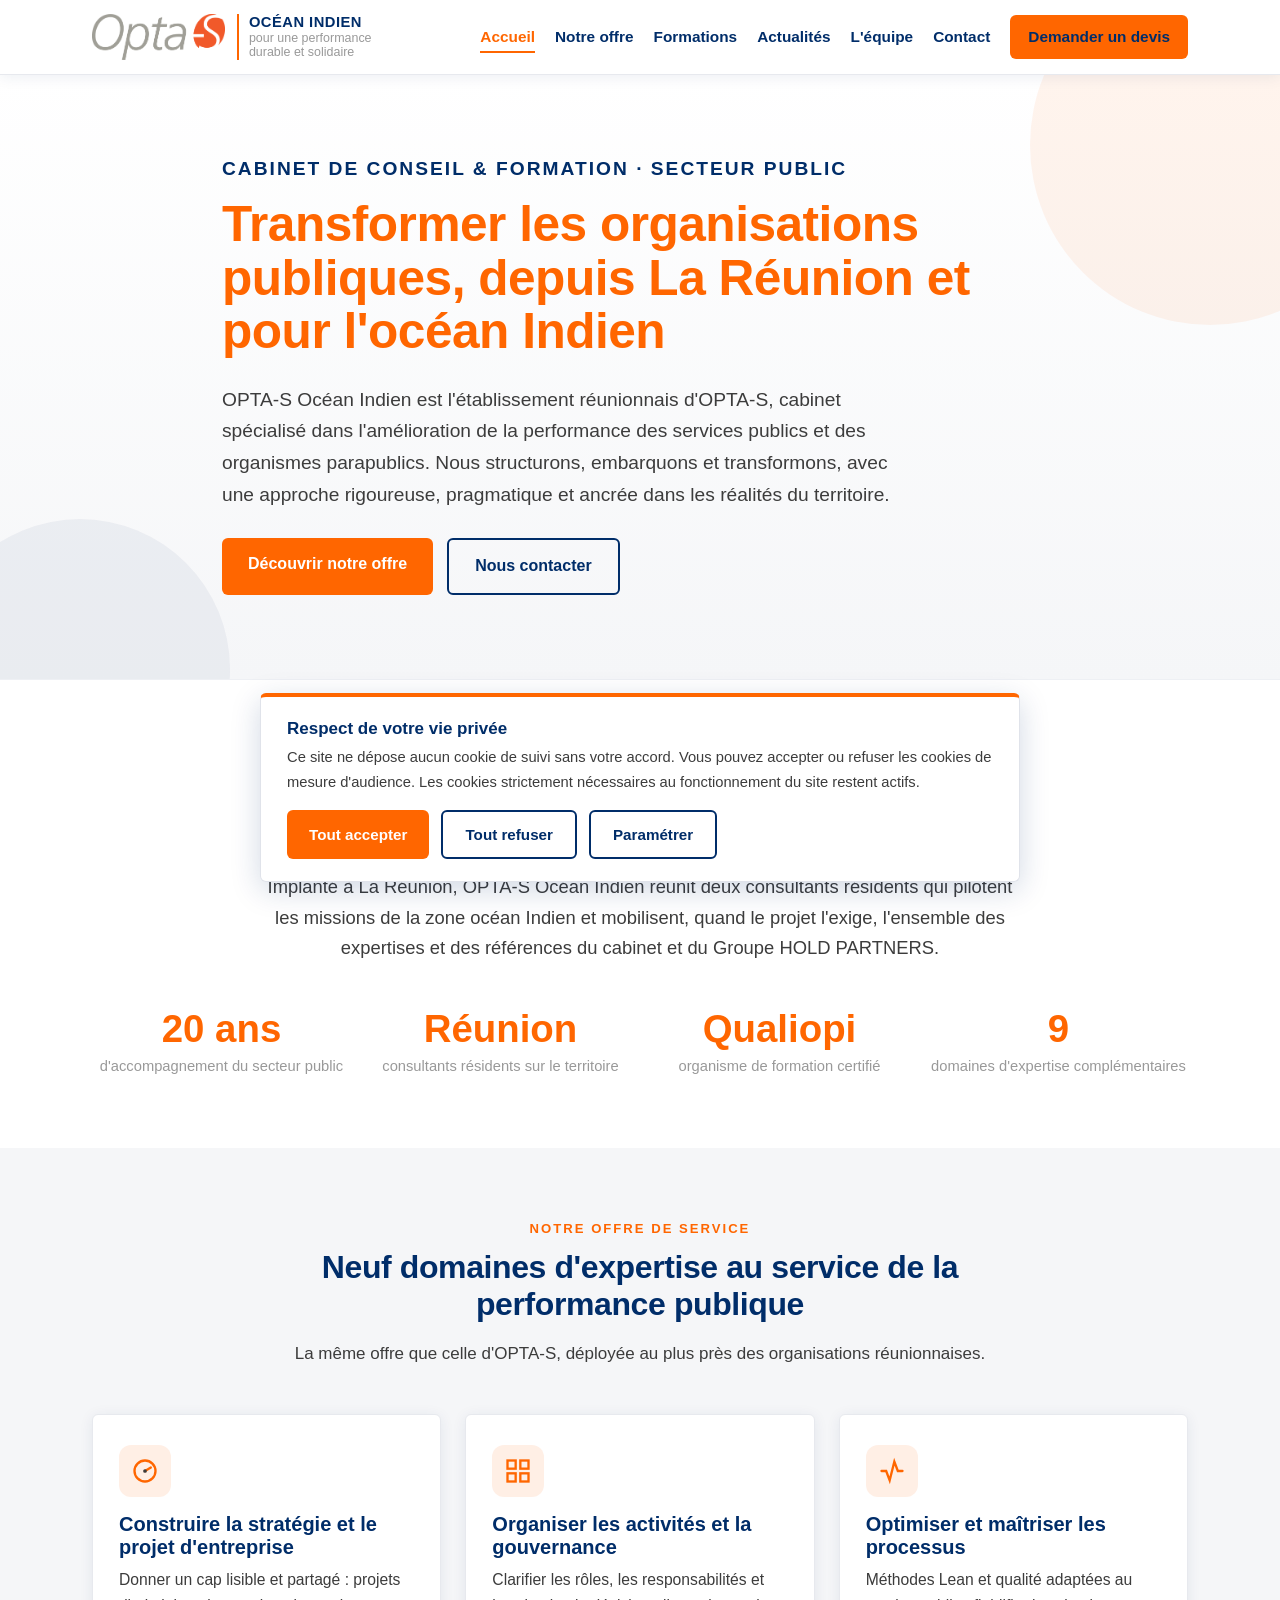
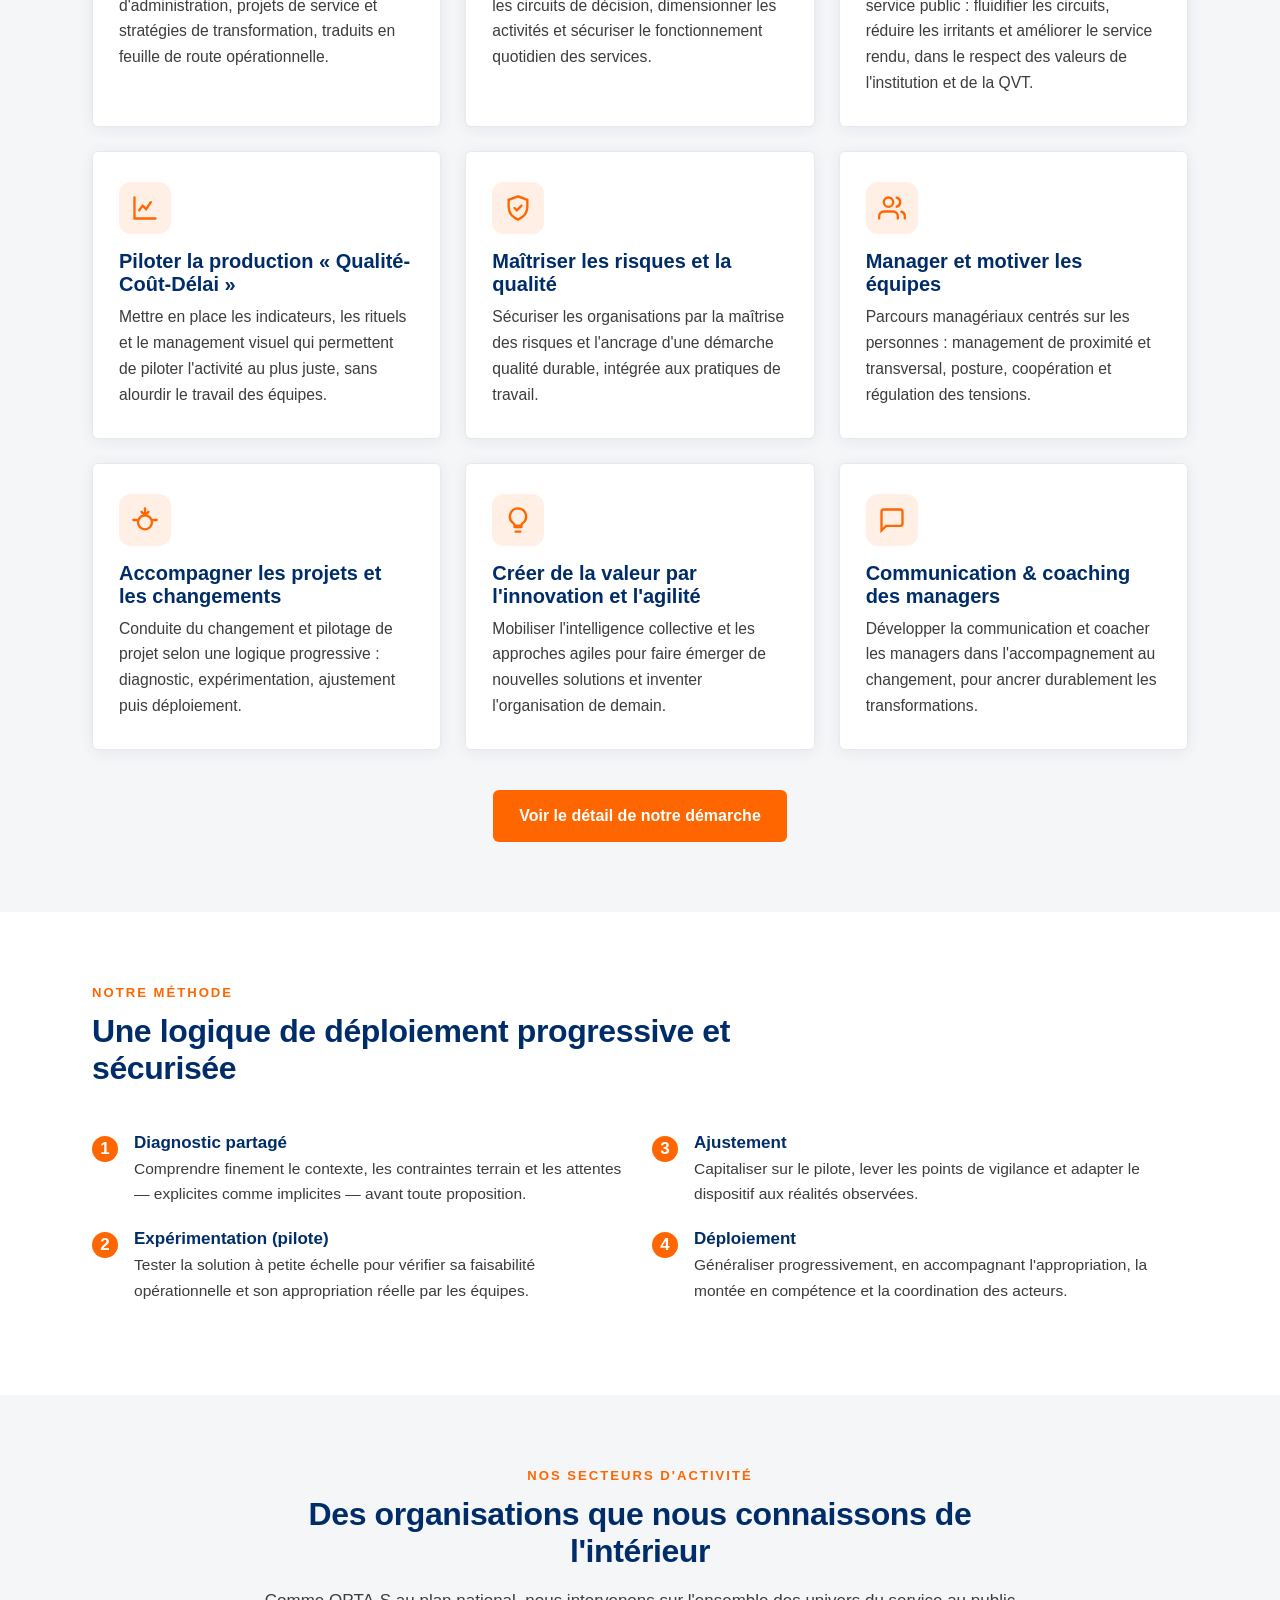
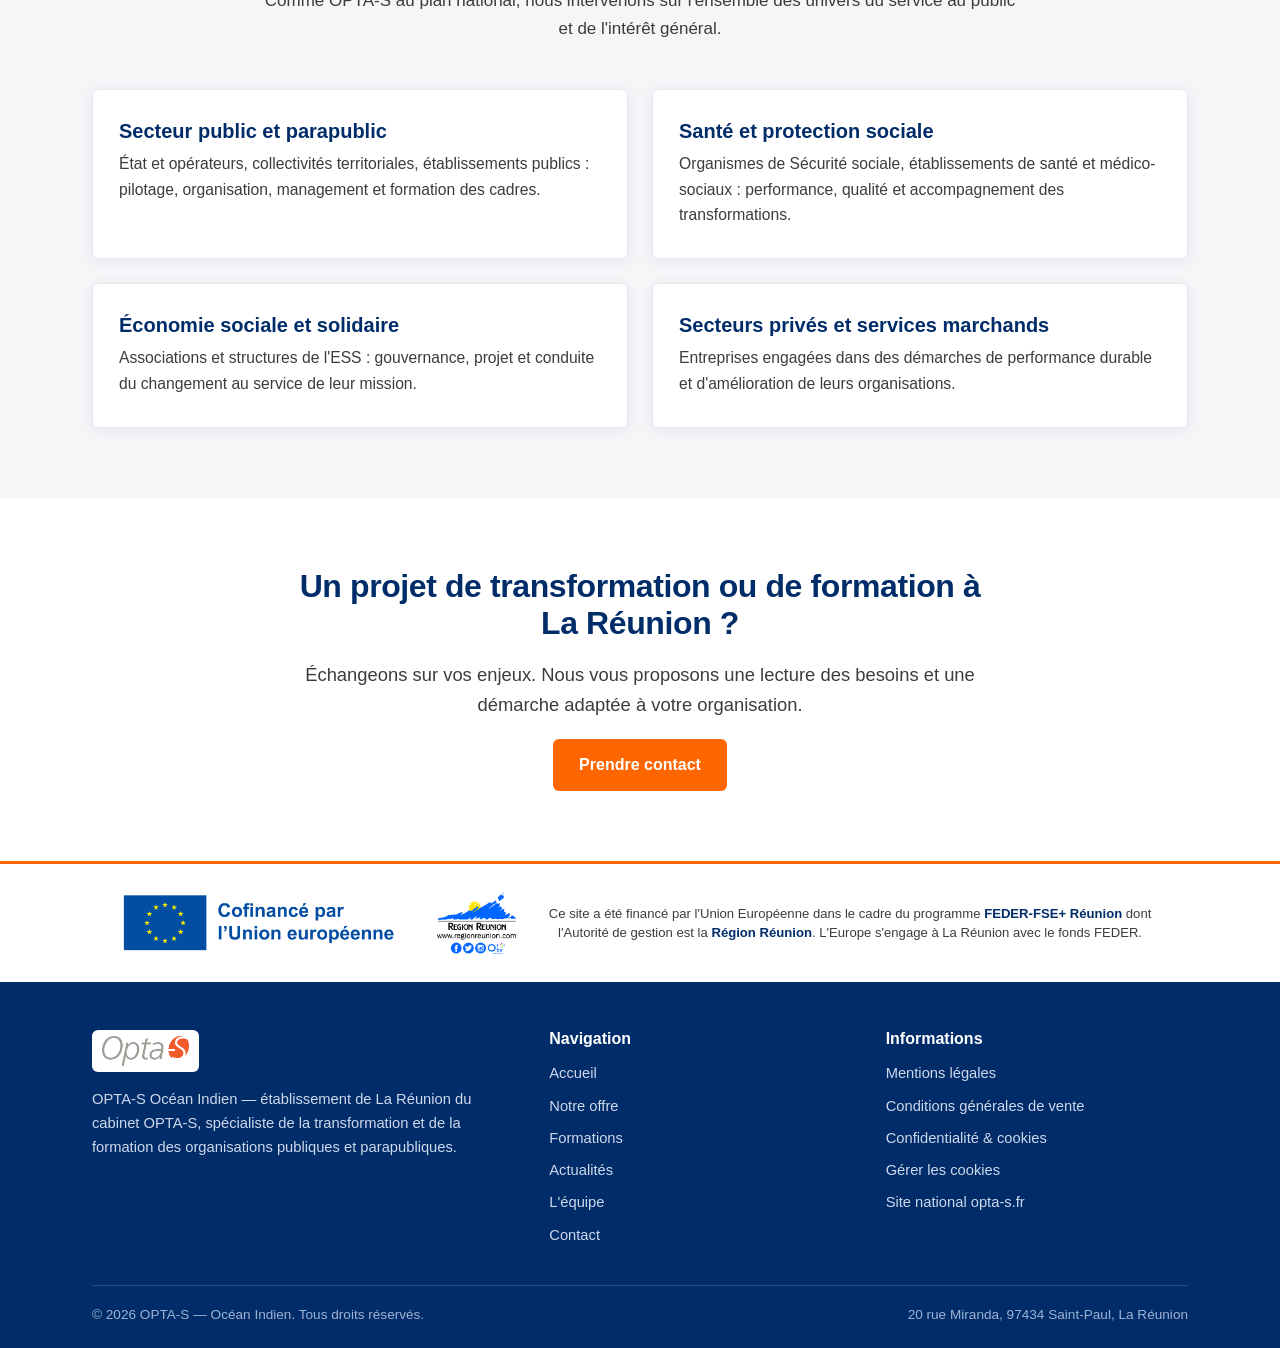
<file: index.html>
<!DOCTYPE html>
<html lang="fr">
<head>
<meta charset="utf-8">
<meta name="viewport" content="width=device-width, initial-scale=1">
<meta name="referrer" content="strict-origin-when-cross-origin">
<meta http-equiv="Content-Security-Policy" content="default-src 'self'; base-uri 'self'; img-src 'self' data:; style-src 'self' 'unsafe-inline' https://fonts.googleapis.com; font-src 'self' https://fonts.gstatic.com; script-src 'self' 'unsafe-inline'; connect-src 'self' https://api.web3forms.com; form-action 'self' https://api.web3forms.com">
<title>OPTA-S Océan Indien — Conseil & formation des organisations publiques à La Réunion</title>
<meta name="description" content="OPTA-S Océan Indien accompagne les organisations publiques et parapubliques de La Réunion et de la zone océan Indien : transformation, management, conduite du changement, optimisation des processus et ingénierie pédagogique.">
<link rel="canonical" href="https://opta-s.github.io/OPTA-S-OI/index.html">
<meta property="og:type" content="website">
<meta property="og:locale" content="fr_FR">
<meta property="og:title" content="OPTA-S Océan Indien — Conseil & formation des organisations publiques à La Réunion">
<meta property="og:description" content="Transformer les organisations publiques, depuis La Réunion et pour l'océan Indien. Conseil, management, conduite du changement et formation certifiée Qualiopi.">
<meta property="og:url" content="https://opta-s.github.io/OPTA-S-OI/">
<meta property="og:image" content="https://opta-s.github.io/OPTA-S-OI/assets/logo-opta-s.png">
<meta name="robots" content="index,follow">
<script type="application/ld+json">
{
  "@context": "https://schema.org",
  "@type": "ProfessionalService",
  "name": "OPTA-S Océan Indien",
  "description": "Cabinet de conseil et de formation spécialisé dans la transformation des organisations publiques et parapubliques, établissement de La Réunion de la société OPTA-S.",
  "url": "https://opta-s.github.io/OPTA-S-OI/",
  "telephone": "+262677242444",
  "email": "phenri.hamburger@opta-s.fr",
  "parentOrganization": { "@type": "Organization", "name": "OPTA-S", "url": "https://www.opta-s.fr" },
  "address": {
    "@type": "PostalAddress",
    "streetAddress": "20 rue Miranda",
    "postalCode": "97434",
    "addressLocality": "Saint-Paul",
    "addressRegion": "La Réunion",
    "addressCountry": "FR"
  },
  "areaServed": "La Réunion et la zone océan Indien"
}
</script>
<link rel="stylesheet" href="assets/style.css">
</head>
<body>

<!-- EN-TÊTE -->
<header class="site-header">
  <nav class="nav">
    <a class="brand" href="index.html">
      <img src="assets/logo-opta-s.png" alt="OPTA-S">
      <span class="etab"><strong>Océan Indien</strong>pour une performance<br>durable et solidaire</span>
    </a>
    <button class="burger" aria-label="Ouvrir le menu" aria-expanded="false" aria-controls="menu">
      <span></span><span></span><span></span>
    </button>
    <ul class="menu" id="menu">
      <li><a href="index.html" class="actif">Accueil</a></li>
      <li><a href="offre.html">Notre offre</a></li>
      <li><a href="catalogue.html">Formations</a></li>
      <li><a href="actualites.html">Actualités</a></li>
      <li><a href="equipe.html">L'équipe</a></li>
      <li><a href="contact.html">Contact</a></li>
      <li><a class="btn" href="contact.html">Demander un devis</a></li>
    </ul>
  </nav>
</header>

<!-- HERO -->
<section class="hero">
  <div class="container">
    <p class="sous-titre">Cabinet de conseil &amp; formation · secteur public</p>
    <h1>Transformer les organisations publiques, depuis La Réunion et pour l'océan Indien</h1>
    <p>OPTA-S Océan Indien est l'établissement réunionnais d'OPTA-S, cabinet spécialisé dans l'amélioration de la performance des services publics et des organismes parapublics. Nous structurons, embarquons et transformons, avec une approche rigoureuse, pragmatique et ancrée dans les réalités du territoire.</p>
    <div class="actions">
      <a class="btn" href="offre.html">Découvrir notre offre</a>
      <a class="btn btn-ghost" href="contact.html">Nous contacter</a>
    </div>
  </div>
</section>

<!-- INTRO -->
<section>
  <div class="container">
    <div class="section-head">
      <p class="sous-titre">Qui sommes-nous</p>
      <h2>Une présence locale, adossée à un cabinet national</h2>
      <p class="lead">Implanté à La Réunion, OPTA-S Océan Indien réunit deux consultants résidents qui pilotent les missions de la zone océan Indien et mobilisent, quand le projet l'exige, l'ensemble des expertises et des références du cabinet et du Groupe HOLD PARTNERS.</p>
    </div>
    <div class="stats">
      <div><div class="num">20 ans</div><div class="lbl">d'accompagnement du secteur public</div></div>
      <div><div class="num">Réunion</div><div class="lbl">consultants résidents sur le territoire</div></div>
      <div><div class="num">Qualiopi</div><div class="lbl">organisme de formation certifié</div></div>
      <div><div class="num">9</div><div class="lbl">domaines d'expertise complémentaires</div></div>
    </div>
  </div>
</section>

<!-- DOMAINES -->
<section class="section-gris">
  <div class="container">
    <div class="section-head">
      <p class="sous-titre">Notre offre de service</p>
      <h2>Neuf domaines d'expertise au service de la performance publique</h2>
      <p>La même offre que celle d'OPTA-S, déployée au plus près des organisations réunionnaises.</p>
    </div>
    <div class="grid grid-3">

      <article class="card">
        <div class="ico"><svg viewBox="0 0 24 24" fill="none" stroke-width="2" stroke-linecap="round"><circle cx="12" cy="12" r="9"/><path d="M12 12l5-3"/><circle cx="12" cy="12" r="1.6" fill="currentColor" stroke="none"/></svg></div>
        <h3>Construire la stratégie et le projet d'entreprise</h3>
        <p>Donner un cap lisible et partagé : projets d'administration, projets de service et stratégies de transformation, traduits en feuille de route opérationnelle.</p>
      </article>

      <article class="card">
        <div class="ico"><svg viewBox="0 0 24 24" fill="none" stroke-width="2" stroke-linecap="round"><rect x="3" y="3" width="7" height="7"/><rect x="14" y="3" width="7" height="7"/><rect x="3" y="14" width="7" height="7"/><rect x="14" y="14" width="7" height="7"/></svg></div>
        <h3>Organiser les activités et la gouvernance</h3>
        <p>Clarifier les rôles, les responsabilités et les circuits de décision, dimensionner les activités et sécuriser le fonctionnement quotidien des services.</p>
      </article>

      <article class="card">
        <div class="ico"><svg viewBox="0 0 24 24" fill="none" stroke-width="2" stroke-linecap="round"><path d="M3 12h4l3 8 4-16 3 8h4"/></svg></div>
        <h3>Optimiser et maîtriser les processus</h3>
        <p>Méthodes Lean et qualité adaptées au service public&nbsp;: fluidifier les circuits, réduire les irritants et améliorer le service rendu, dans le respect des valeurs de l'institution et de la QVT.</p>
      </article>

      <article class="card">
        <div class="ico"><svg viewBox="0 0 24 24" fill="none" stroke-width="2" stroke-linecap="round"><path d="M3 3v18h18"/><path d="M7 14l3-4 3 3 4-6"/></svg></div>
        <h3>Piloter la production « Qualité-Coût-Délai »</h3>
        <p>Mettre en place les indicateurs, les rituels et le management visuel qui permettent de piloter l'activité au plus juste, sans alourdir le travail des équipes.</p>
      </article>

      <article class="card">
        <div class="ico"><svg viewBox="0 0 24 24" fill="none" stroke-width="2" stroke-linecap="round"><path d="M12 2 4 5v6c0 5 3.4 9 8 11 4.6-2 8-6 8-11V5z"/><path d="M9 12l2 2 4-4"/></svg></div>
        <h3>Maîtriser les risques et la qualité</h3>
        <p>Sécuriser les organisations par la maîtrise des risques et l'ancrage d'une démarche qualité durable, intégrée aux pratiques de travail.</p>
      </article>

      <article class="card">
        <div class="ico"><svg viewBox="0 0 24 24" fill="none" stroke-width="2" stroke-linecap="round"><path d="M17 21v-2a4 4 0 0 0-4-4H5a4 4 0 0 0-4 4v2"/><circle cx="9" cy="7" r="4"/><path d="M23 21v-2a4 4 0 0 0-3-3.87"/><path d="M16 3.13a4 4 0 0 1 0 7.75"/></svg></div>
        <h3>Manager et motiver les équipes</h3>
        <p>Parcours managériaux centrés sur les personnes&nbsp;: management de proximité et transversal, posture, coopération et régulation des tensions.</p>
      </article>

      <article class="card">
        <div class="ico"><svg viewBox="0 0 24 24" fill="none" stroke-width="2" stroke-linecap="round"><path d="M12 2v6m0 0 3-3m-3 3L9 5"/><path d="M5 12H2m20 0h-3"/><circle cx="12" cy="14" r="6"/></svg></div>
        <h3>Accompagner les projets et les changements</h3>
        <p>Conduite du changement et pilotage de projet selon une logique progressive&nbsp;: diagnostic, expérimentation, ajustement puis déploiement.</p>
      </article>

      <article class="card">
        <div class="ico"><svg viewBox="0 0 24 24" fill="none" stroke-width="2" stroke-linecap="round"><path d="M9 18h6M10 22h4M12 2a7 7 0 0 0-4 12.7c.6.5 1 1.3 1 2.1h6c0-.8.4-1.6 1-2.1A7 7 0 0 0 12 2z"/></svg></div>
        <h3>Créer de la valeur par l'innovation et l'agilité</h3>
        <p>Mobiliser l'intelligence collective et les approches agiles pour faire émerger de nouvelles solutions et inventer l'organisation de demain.</p>
      </article>

      <article class="card">
        <div class="ico"><svg viewBox="0 0 24 24" fill="none" stroke-width="2" stroke-linecap="round"><path d="M21 15a2 2 0 0 1-2 2H7l-4 4V5a2 2 0 0 1 2-2h14a2 2 0 0 1 2 2z"/></svg></div>
        <h3>Communication &amp; coaching des managers</h3>
        <p>Développer la communication et coacher les managers dans l'accompagnement au changement, pour ancrer durablement les transformations.</p>
      </article>

    </div>
    <div style="text-align:center;margin-top:40px">
      <a class="btn" href="offre.html">Voir le détail de notre démarche</a>
    </div>
  </div>
</section>

<!-- APPROCHE -->
<section>
  <div class="container">
    <div class="section-head left">
      <p class="sous-titre">Notre méthode</p>
      <h2>Une logique de déploiement progressive et sécurisée</h2>
    </div>
    <div class="grid grid-2">
      <div>
        <div class="feature"><span class="check">1</span><div><h4>Diagnostic partagé</h4><p>Comprendre finement le contexte, les contraintes terrain et les attentes — explicites comme implicites — avant toute proposition.</p></div></div>
        <div class="feature"><span class="check">2</span><div><h4>Expérimentation (pilote)</h4><p>Tester la solution à petite échelle pour vérifier sa faisabilité opérationnelle et son appropriation réelle par les équipes.</p></div></div>
      </div>
      <div>
        <div class="feature"><span class="check">3</span><div><h4>Ajustement</h4><p>Capitaliser sur le pilote, lever les points de vigilance et adapter le dispositif aux réalités observées.</p></div></div>
        <div class="feature"><span class="check">4</span><div><h4>Déploiement</h4><p>Généraliser progressivement, en accompagnant l'appropriation, la montée en compétence et la coordination des acteurs.</p></div></div>
      </div>
    </div>
  </div>
</section>

<!-- SECTEURS -->
<section class="section-gris">
  <div class="container">
    <div class="section-head"><p class="sous-titre">Nos secteurs d'activité</p><h2>Des organisations que nous connaissons de l'intérieur</h2>
    <p>Comme OPTA-S au plan national, nous intervenons sur l'ensemble des univers du service au public et de l'intérêt général.</p></div>
    <div class="grid grid-2">
      <article class="card"><h3>Secteur public et parapublic</h3><p>État et opérateurs, collectivités territoriales, établissements publics&nbsp;: pilotage, organisation, management et formation des cadres.</p></article>
      <article class="card"><h3>Santé et protection sociale</h3><p>Organismes de Sécurité sociale, établissements de santé et médico-sociaux&nbsp;: performance, qualité et accompagnement des transformations.</p></article>
      <article class="card"><h3>Économie sociale et solidaire</h3><p>Associations et structures de l'ESS&nbsp;: gouvernance, projet et conduite du changement au service de leur mission.</p></article>
      <article class="card"><h3>Secteurs privés et services marchands</h3><p>Entreprises engagées dans des démarches de performance durable et d'amélioration de leurs organisations.</p></article>
    </div>
  </div>
</section>

<!-- CTA -->
<section>
  <div class="container" style="text-align:center;max-width:760px">
    <h2>Un projet de transformation ou de formation à La Réunion&nbsp;?</h2>
    <p class="lead">Échangeons sur vos enjeux. Nous vous proposons une lecture des besoins et une démarche adaptée à votre organisation.</p>
    <a class="btn" href="contact.html">Prendre contact</a>
  </div>
</section>

<!-- BANDEAU FINANCEMENT EUROPÉEN (obligatoire Kap Numérik) -->
<div class="financement">
  <div class="container wrap">
    <div class="logos">
      <img src="assets/eu-cofinance-officiel.png" alt="Cofinancé par l'Union européenne">
      <img src="assets/region-reunion.png" alt="Région Réunion">
    </div>
    <p class="mention">Ce site a été financé par l'Union Européenne dans le cadre du programme <strong>FEDER-FSE+ Réunion</strong> dont l'Autorité de gestion est la <strong>Région Réunion</strong>. L'Europe s'engage à La Réunion avec le fonds FEDER.</p>
  </div>
</div>

<!-- PIED DE PAGE -->
<footer class="site-footer">
  <div class="container">
    <div class="cols">
      <div class="brand-foot">
        <img src="assets/logo-opta-s.png" alt="OPTA-S">
        <p>OPTA-S Océan Indien — établissement de La Réunion du cabinet OPTA-S, spécialiste de la transformation et de la formation des organisations publiques et parapubliques.</p>
      </div>
      <div>
        <h4>Navigation</h4>
        <ul>
          <li><a href="index.html">Accueil</a></li>
          <li><a href="offre.html">Notre offre</a></li>
          <li><a href="catalogue.html">Formations</a></li>
          <li><a href="actualites.html">Actualités</a></li>
          <li><a href="equipe.html">L'équipe</a></li>
          <li><a href="contact.html">Contact</a></li>
        </ul>
      </div>
      <div>
        <h4>Informations</h4>
        <ul>
          <li><a href="mentions-legales.html">Mentions légales</a></li>
          <li><a href="cgv.html">Conditions générales de vente</a></li>
          <li><a href="confidentialite.html">Confidentialité &amp; cookies</a></li>
          <li><a href="#" class="rouvrir-cookies">Gérer les cookies</a></li>
          <li><a href="https://www.opta-s.fr" target="_blank" rel="noopener">Site national opta-s.fr</a></li>
        </ul>
      </div>
    </div>
    <div class="copyright">
      <span>© <span class="annee">2026</span> OPTA-S — Océan Indien. Tous droits réservés.</span>
      <span>20 rue Miranda, 97434 Saint-Paul, La Réunion</span>
    </div>
  </div>
</footer>

<!-- BANDEAU COOKIES -->
<div class="cookie-banner" id="cookie-banner" role="dialog" aria-live="polite" aria-label="Gestion des cookies">
  <h4>Respect de votre vie privée</h4>
  <p>Ce site ne dépose aucun cookie de suivi sans votre accord. Vous pouvez accepter ou refuser les cookies de mesure d'audience. Les cookies strictement nécessaires au fonctionnement du site restent actifs.</p>
  <div class="cookie-actions">
    <button class="btn" id="cookie-accept">Tout accepter</button>
    <button class="btn btn-ghost" id="cookie-refuse">Tout refuser</button>
    <a class="btn btn-ghost" href="confidentialite.html#cookies">Paramétrer</a>
  </div>
</div>

<script src="assets/main.js"></script>
</body>
</html>
</file>
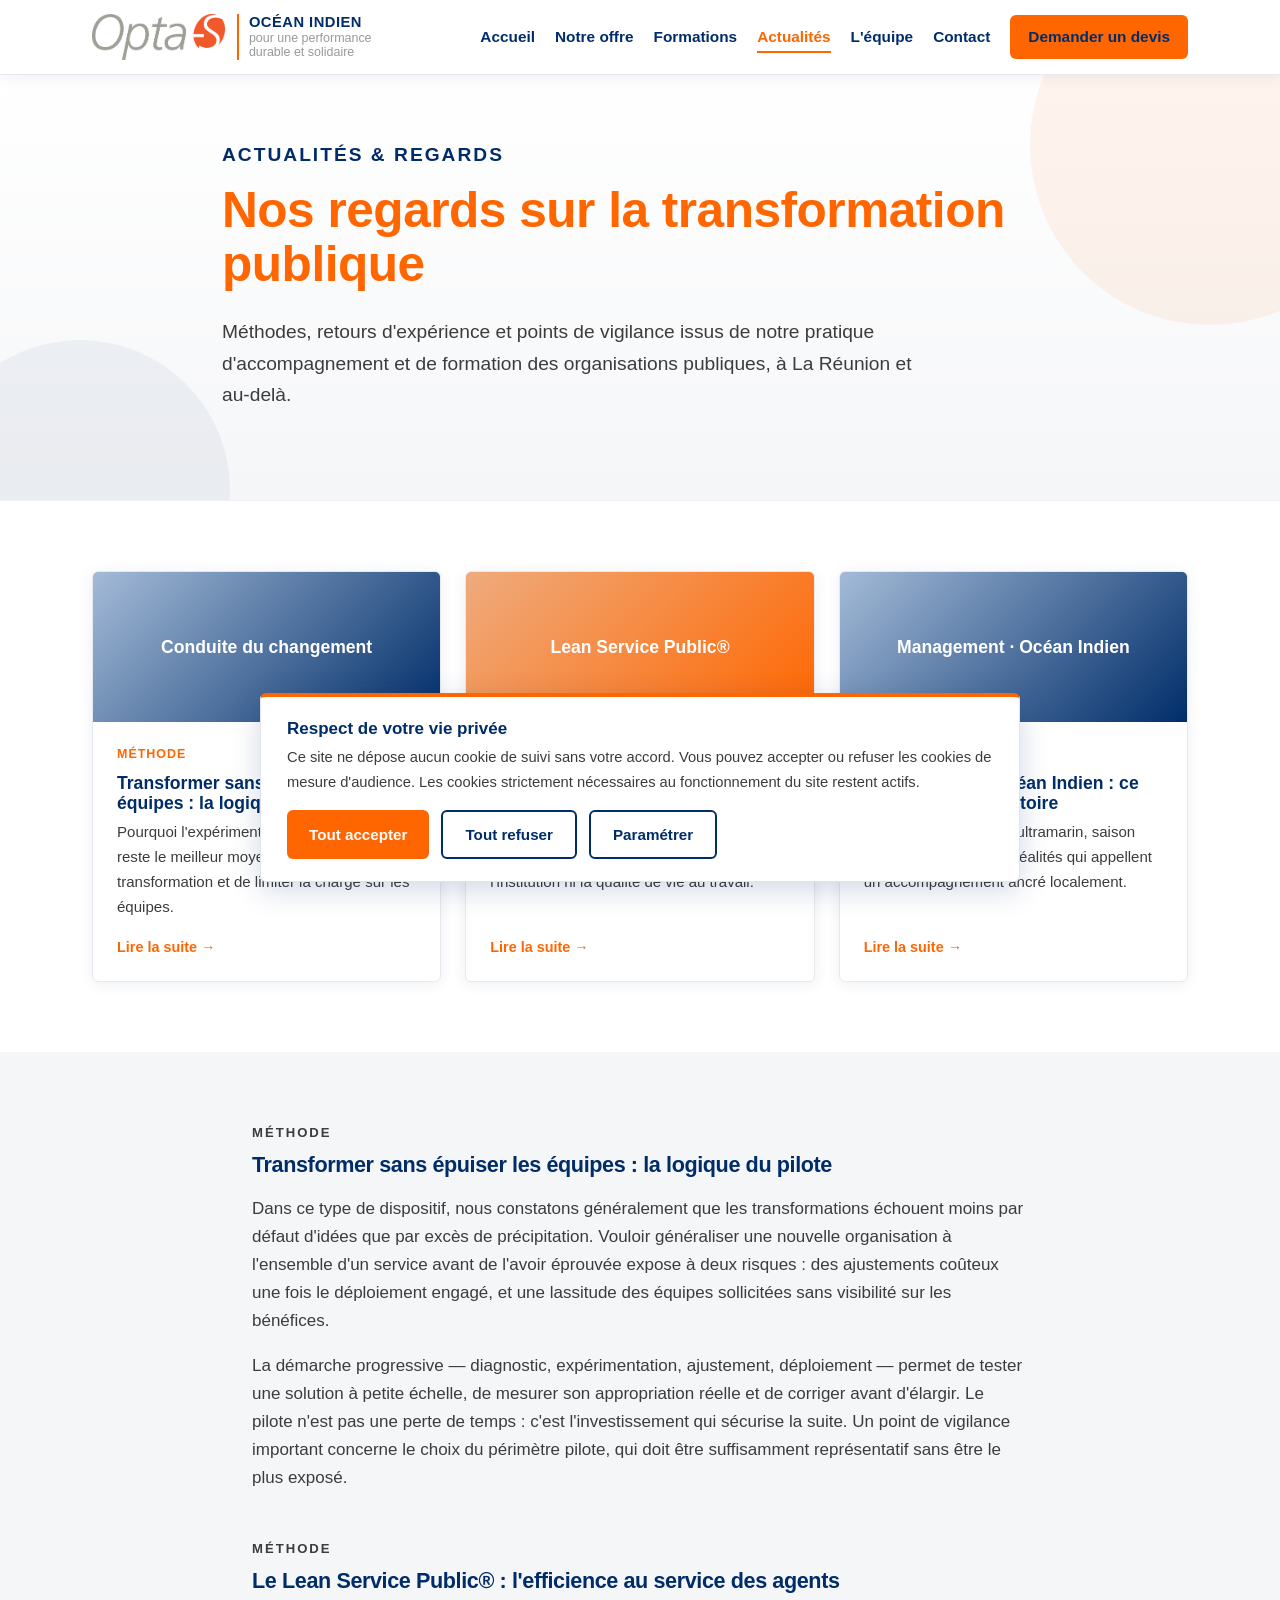
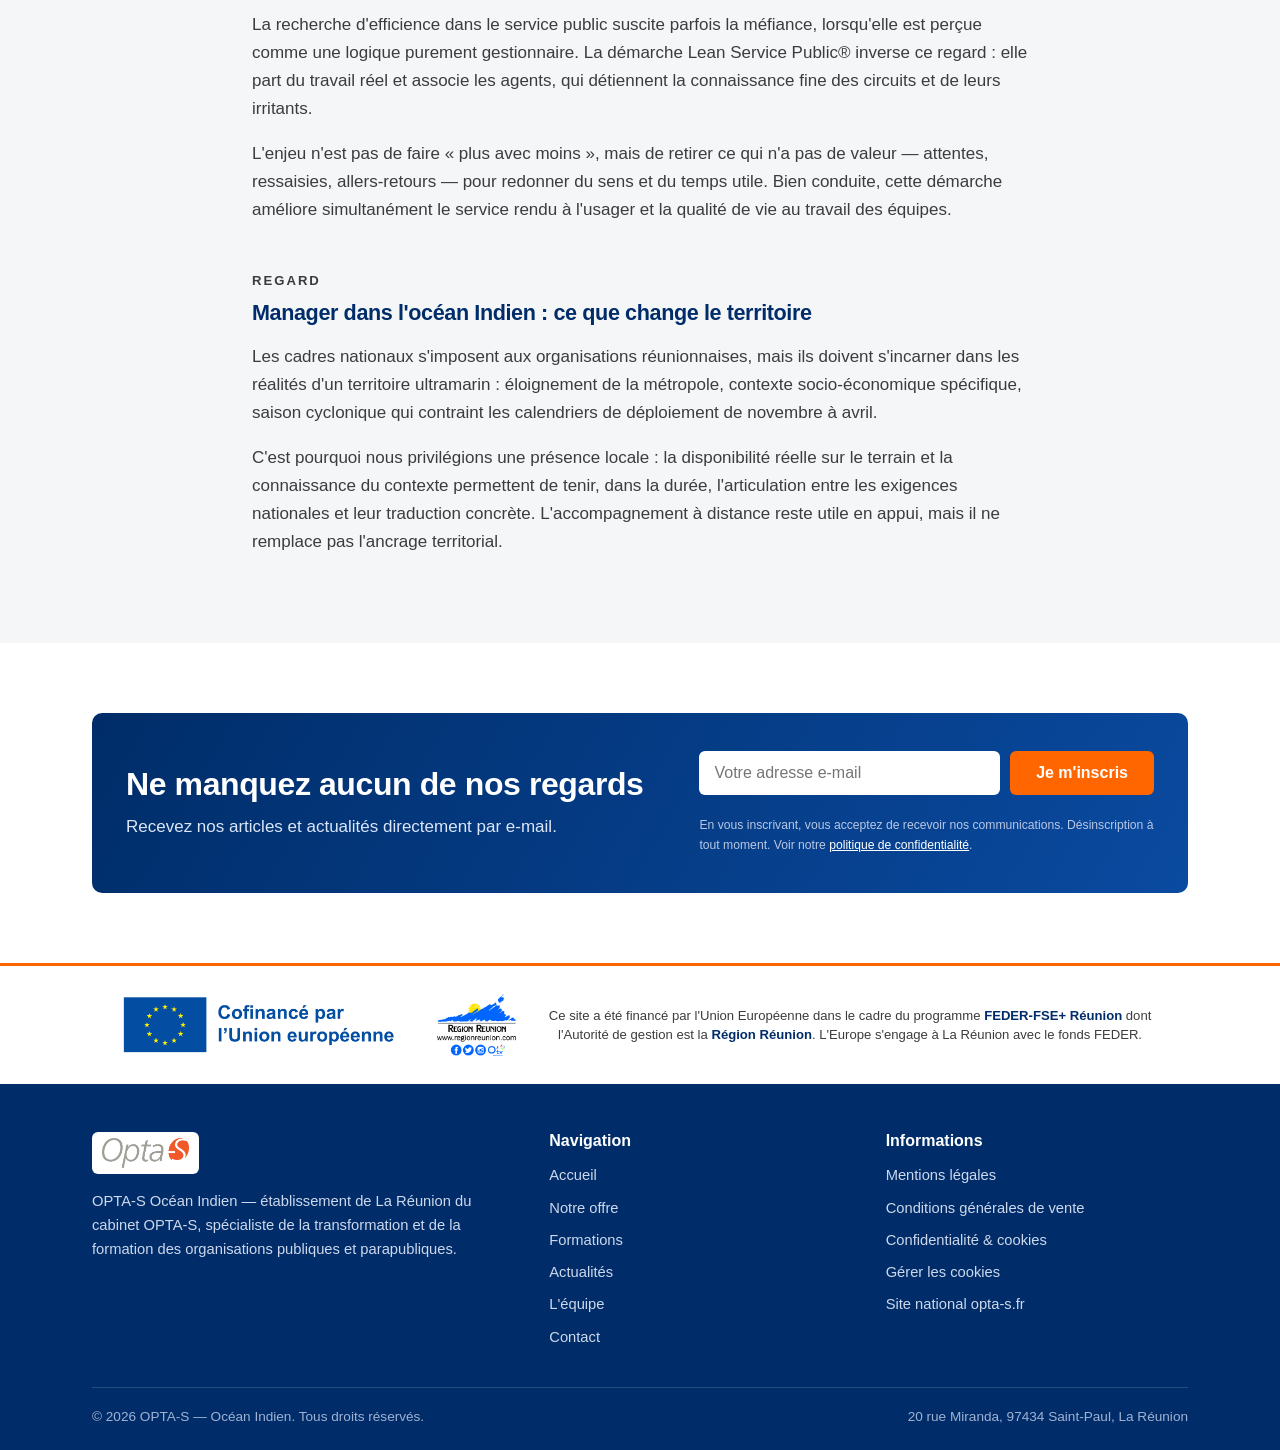
<file: actualites.html>
<!DOCTYPE html>
<html lang="fr">
<head>
<meta charset="utf-8">
<meta name="viewport" content="width=device-width, initial-scale=1">
<meta name="referrer" content="strict-origin-when-cross-origin">
<meta http-equiv="Content-Security-Policy" content="default-src 'self'; base-uri 'self'; img-src 'self' data:; style-src 'self' 'unsafe-inline' https://fonts.googleapis.com; font-src 'self' https://fonts.gstatic.com; script-src 'self' 'unsafe-inline'; connect-src 'self' https://api.web3forms.com; form-action 'self' https://api.web3forms.com">
<title>Actualités &amp; regards — OPTA-S Océan Indien</title>
<meta name="description" content="Le blog d'OPTA-S Océan Indien : regards et méthodes sur la transformation des organisations publiques, le management et la formation à La Réunion.">
<link rel="canonical" href="https://opta-s.github.io/OPTA-S-OI/actualites.html">
<link rel="stylesheet" href="assets/style.css">
</head>
<body>

<header class="site-header">
  <nav class="nav">
    <a class="brand" href="index.html"><img src="assets/logo-opta-s.png" alt="OPTA-S"><span class="etab"><strong>Océan Indien</strong>pour une performance<br>durable et solidaire</span></a>
    <button class="burger" aria-label="Ouvrir le menu" aria-expanded="false" aria-controls="menu"><span></span><span></span><span></span></button>
    <ul class="menu" id="menu">
      <li><a href="index.html">Accueil</a></li>
      <li><a href="offre.html">Notre offre</a></li>
      <li><a href="catalogue.html">Formations</a></li>
      <li><a href="actualites.html" class="actif">Actualités</a></li>
      <li><a href="equipe.html">L'équipe</a></li>
      <li><a href="contact.html">Contact</a></li>
      <li><a class="btn" href="contact.html">Demander un devis</a></li>
    </ul>
  </nav>
</header>

<section class="hero" style="padding:64px 0 70px">
  <div class="container">
    <p class="sous-titre">Actualités &amp; regards</p>
    <h1>Nos regards sur la transformation publique</h1>
    <p>Méthodes, retours d'expérience et points de vigilance issus de notre pratique d'accompagnement et de formation des organisations publiques, à La Réunion et au-delà.</p>
  </div>
</section>

<section>
  <div class="container">
    <div class="grid grid-3">

      <article class="blog-card">
        <div class="vignette">Conduite du changement</div>
        <div class="corps">
          <span class="date">Méthode</span>
          <h3>Transformer sans épuiser les équipes : la logique du pilote</h3>
          <p>Pourquoi l'expérimentation à petite échelle reste le meilleur moyen de sécuriser une transformation et de limiter la charge sur les équipes.</p>
          <a class="lire" href="#a1">Lire la suite →</a>
        </div>
      </article>

      <article class="blog-card">
        <div class="vignette o">Lean Service Public®</div>
        <div class="corps">
          <span class="date">Méthode</span>
          <h3>Le Lean Service Public® : l'efficience au service des agents</h3>
          <p>Comment chercher l'efficience dans le secteur public sans renier les valeurs de l'institution ni la qualité de vie au travail.</p>
          <a class="lire" href="#a2">Lire la suite →</a>
        </div>
      </article>

      <article class="blog-card">
        <div class="vignette">Management · Océan Indien</div>
        <div class="corps">
          <span class="date">Regard</span>
          <h3>Manager dans l'océan Indien : ce que change le territoire</h3>
          <p>Éloignement, contexte ultramarin, saison cyclonique : autant de réalités qui appellent un accompagnement ancré localement.</p>
          <a class="lire" href="#a3">Lire la suite →</a>
        </div>
      </article>

    </div>
  </div>
</section>

<!-- ARTICLES COMPLETS -->
<section class="section-gris">
  <div class="container contenu-legal" style="max-width:820px;margin:0 auto">

    <article id="a1" style="margin-bottom:46px">
      <p class="sous-titre">Méthode</p>
      <h2 style="margin-top:0">Transformer sans épuiser les équipes : la logique du pilote</h2>
      <p>Dans ce type de dispositif, nous constatons généralement que les transformations échouent moins par défaut d'idées que par excès de précipitation. Vouloir généraliser une nouvelle organisation à l'ensemble d'un service avant de l'avoir éprouvée expose à deux risques : des ajustements coûteux une fois le déploiement engagé, et une lassitude des équipes sollicitées sans visibilité sur les bénéfices.</p>
      <p>La démarche progressive — diagnostic, expérimentation, ajustement, déploiement — permet de tester une solution à petite échelle, de mesurer son appropriation réelle et de corriger avant d'élargir. Le pilote n'est pas une perte de temps : c'est l'investissement qui sécurise la suite. Un point de vigilance important concerne le choix du périmètre pilote, qui doit être suffisamment représentatif sans être le plus exposé.</p>
    </article>

    <article id="a2" style="margin-bottom:46px">
      <p class="sous-titre">Méthode</p>
      <h2 style="margin-top:0">Le Lean Service Public® : l'efficience au service des agents</h2>
      <p>La recherche d'efficience dans le service public suscite parfois la méfiance, lorsqu'elle est perçue comme une logique purement gestionnaire. La démarche Lean Service Public® inverse ce regard : elle part du travail réel et associe les agents, qui détiennent la connaissance fine des circuits et de leurs irritants.</p>
      <p>L'enjeu n'est pas de faire « plus avec moins », mais de retirer ce qui n'a pas de valeur — attentes, ressaisies, allers-retours — pour redonner du sens et du temps utile. Bien conduite, cette démarche améliore simultanément le service rendu à l'usager et la qualité de vie au travail des équipes.</p>
    </article>

    <article id="a3">
      <p class="sous-titre">Regard</p>
      <h2 style="margin-top:0">Manager dans l'océan Indien : ce que change le territoire</h2>
      <p>Les cadres nationaux s'imposent aux organisations réunionnaises, mais ils doivent s'incarner dans les réalités d'un territoire ultramarin : éloignement de la métropole, contexte socio-économique spécifique, saison cyclonique qui contraint les calendriers de déploiement de novembre à avril.</p>
      <p>C'est pourquoi nous privilégions une présence locale : la disponibilité réelle sur le terrain et la connaissance du contexte permettent de tenir, dans la durée, l'articulation entre les exigences nationales et leur traduction concrète. L'accompagnement à distance reste utile en appui, mais il ne remplace pas l'ancrage territorial.</p>
    </article>

  </div>
</section>

<!-- NEWSLETTER -->
<section>
  <div class="container">
    <div class="newsletter">
      <div>
        <h2>Ne manquez aucun de nos regards</h2>
        <p>Recevez nos articles et actualités directement par e-mail.</p>
      </div>
      <form id="newsletter-form" action="#" method="post" novalidate>
        <input type="email" name="email" aria-label="Votre e-mail" placeholder="Votre adresse e-mail" required>
        <button class="btn" type="submit">Je m'inscris</button>
        <span class="rgpd">En vous inscrivant, vous acceptez de recevoir nos communications. Désinscription à tout moment. Voir notre <a href="confidentialite.html" style="color:#fff;text-decoration:underline">politique de confidentialité</a>.</span>
      </form>
    </div>
  </div>
</section>

<div class="financement">
  <div class="container wrap">
    <div class="logos"><img src="assets/eu-cofinance-officiel.png" alt="Cofinancé par l'Union européenne"><img src="assets/region-reunion.png" alt="Région Réunion"></div>
    <p class="mention">Ce site a été financé par l'Union Européenne dans le cadre du programme <strong>FEDER-FSE+ Réunion</strong> dont l'Autorité de gestion est la <strong>Région Réunion</strong>. L'Europe s'engage à La Réunion avec le fonds FEDER.</p>
  </div>
</div>

<footer class="site-footer">
  <div class="container">
    <div class="cols">
      <div class="brand-foot"><img src="assets/logo-opta-s.png" alt="OPTA-S"><p>OPTA-S Océan Indien — établissement de La Réunion du cabinet OPTA-S, spécialiste de la transformation et de la formation des organisations publiques et parapubliques.</p></div>
      <div><h4>Navigation</h4><ul><li><a href="index.html">Accueil</a></li><li><a href="offre.html">Notre offre</a></li><li><a href="catalogue.html">Formations</a></li><li><a href="actualites.html">Actualités</a></li><li><a href="equipe.html">L'équipe</a></li><li><a href="contact.html">Contact</a></li></ul></div>
      <div><h4>Informations</h4><ul><li><a href="mentions-legales.html">Mentions légales</a></li><li><a href="cgv.html">Conditions générales de vente</a></li><li><a href="confidentialite.html">Confidentialité &amp; cookies</a></li><li><a href="#" class="rouvrir-cookies">Gérer les cookies</a></li><li><a href="https://www.opta-s.fr" target="_blank" rel="noopener">Site national opta-s.fr</a></li></ul></div>
    </div>
    <div class="copyright"><span>© <span class="annee">2026</span> OPTA-S — Océan Indien. Tous droits réservés.</span><span>20 rue Miranda, 97434 Saint-Paul, La Réunion</span></div>
  </div>
</footer>

<div class="cookie-banner" id="cookie-banner" role="dialog" aria-live="polite" aria-label="Gestion des cookies">
  <h4>Respect de votre vie privée</h4>
  <p>Ce site ne dépose aucun cookie de suivi sans votre accord. Vous pouvez accepter ou refuser les cookies de mesure d'audience. Les cookies strictement nécessaires au fonctionnement du site restent actifs.</p>
  <div class="cookie-actions">
    <button class="btn" id="cookie-accept">Tout accepter</button>
    <button class="btn btn-ghost" id="cookie-refuse">Tout refuser</button>
    <a class="btn btn-ghost" href="confidentialite.html#cookies">Paramétrer</a>
  </div>
</div>

<script src="assets/main.js"></script>
</body>
</html>
</file>
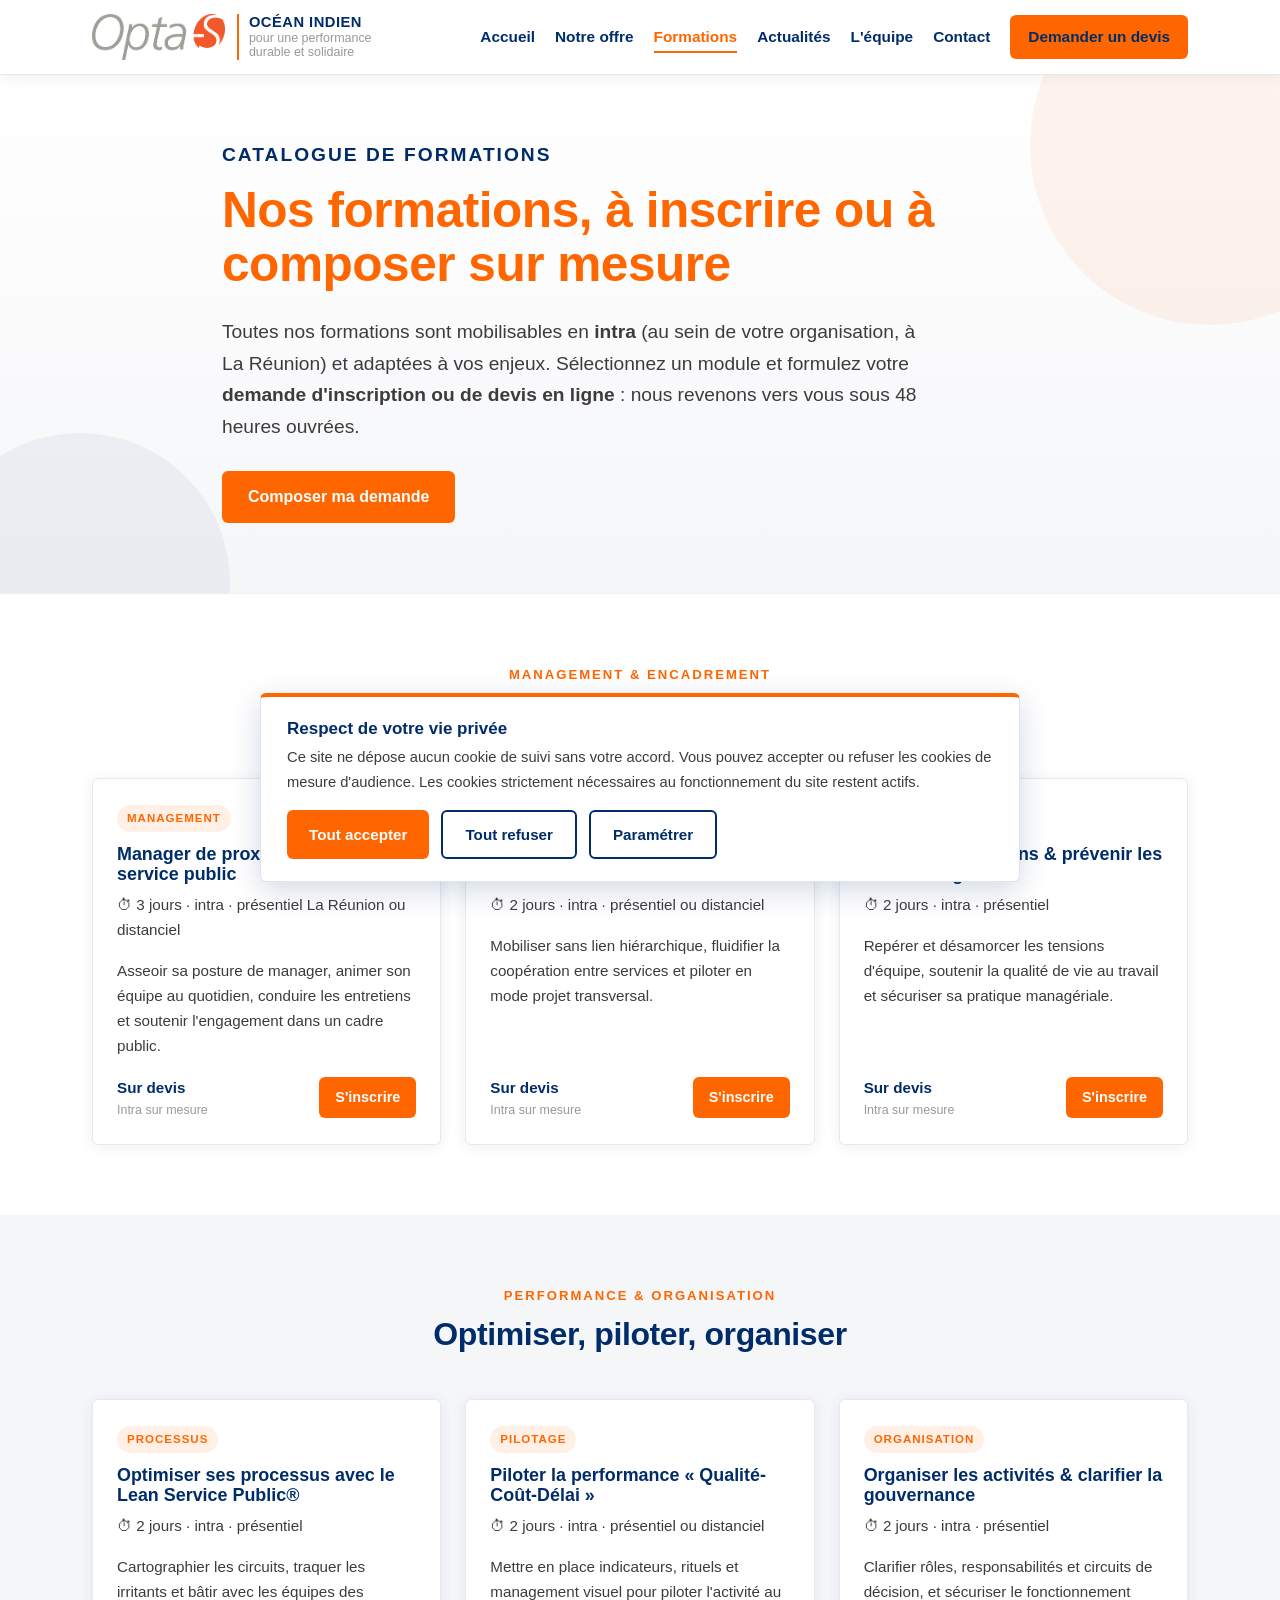
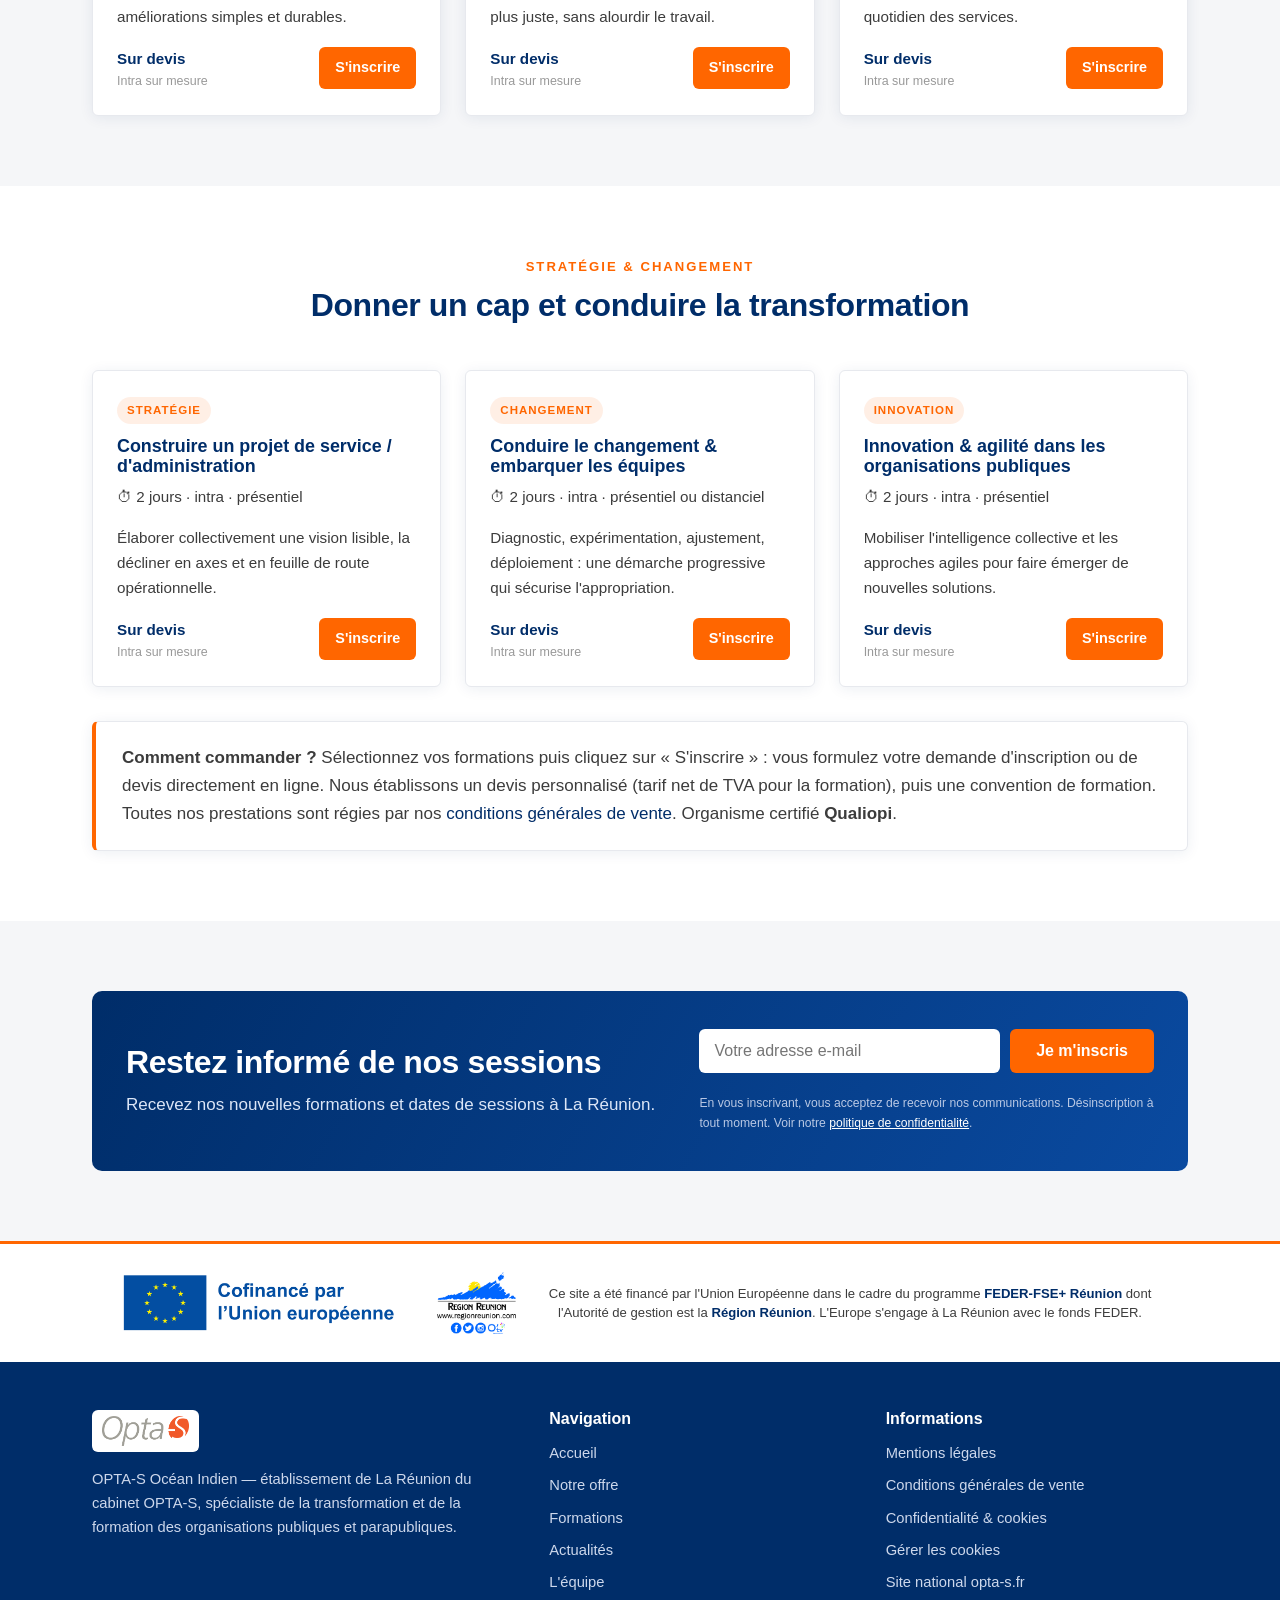
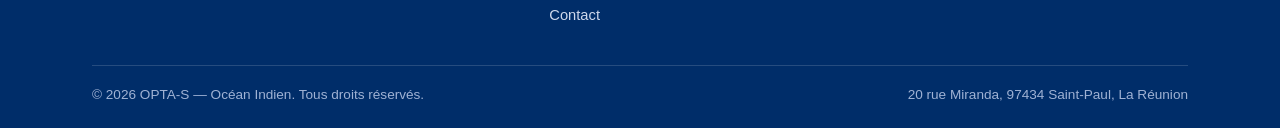
<file: catalogue.html>
<!DOCTYPE html>
<html lang="fr">
<head>
<meta charset="utf-8">
<meta name="viewport" content="width=device-width, initial-scale=1">
<meta name="referrer" content="strict-origin-when-cross-origin">
<meta http-equiv="Content-Security-Policy" content="default-src 'self'; base-uri 'self'; img-src 'self' data:; style-src 'self' 'unsafe-inline' https://fonts.googleapis.com; font-src 'self' https://fonts.gstatic.com; script-src 'self' 'unsafe-inline'; connect-src 'self' https://api.web3forms.com; form-action 'self' https://api.web3forms.com">
<title>Catalogue de formations — OPTA-S Océan Indien</title>
<meta name="description" content="Catalogue des formations OPTA-S à La Réunion : management public, conduite du changement, Lean Service Public®, performance et stratégie. Inscription et demande de devis en ligne.">
<link rel="canonical" href="https://opta-s.github.io/OPTA-S-OI/catalogue.html">
<link rel="stylesheet" href="assets/style.css">
</head>
<body>

<header class="site-header">
  <nav class="nav">
    <a class="brand" href="index.html"><img src="assets/logo-opta-s.png" alt="OPTA-S"><span class="etab"><strong>Océan Indien</strong>pour une performance<br>durable et solidaire</span></a>
    <button class="burger" aria-label="Ouvrir le menu" aria-expanded="false" aria-controls="menu"><span></span><span></span><span></span></button>
    <ul class="menu" id="menu">
      <li><a href="index.html">Accueil</a></li>
      <li><a href="offre.html">Notre offre</a></li>
      <li><a href="catalogue.html" class="actif">Formations</a></li>
      <li><a href="actualites.html">Actualités</a></li>
      <li><a href="equipe.html">L'équipe</a></li>
      <li><a href="contact.html">Contact</a></li>
      <li><a class="btn" href="contact.html">Demander un devis</a></li>
    </ul>
  </nav>
</header>

<section class="hero" style="padding:64px 0 70px">
  <div class="container">
    <p class="sous-titre">Catalogue de formations</p>
    <h1>Nos formations, à inscrire ou à composer sur mesure</h1>
    <p>Toutes nos formations sont mobilisables en <strong>intra</strong> (au sein de votre organisation, à La Réunion) et adaptées à vos enjeux. Sélectionnez un module et formulez votre <strong>demande d'inscription ou de devis en ligne</strong> : nous revenons vers vous sous 48 heures ouvrées.</p>
    <div class="actions"><a class="btn" href="contact.html">Composer ma demande</a></div>
  </div>
</section>

<section>
  <div class="container">
    <div class="section-head"><p class="sous-titre">Management &amp; encadrement</p><h2>Manager et motiver les équipes</h2></div>
    <div class="grid grid-3">

      <article class="prod">
        <div class="prod-top">
          <span class="cat">Management</span>
          <h3>Manager de proximité dans le service public</h3>
          <p class="duree">⏱ 3 jours · intra · présentiel La Réunion ou distanciel</p>
          <p>Asseoir sa posture de manager, animer son équipe au quotidien, conduire les entretiens et soutenir l'engagement dans un cadre public.</p>
        </div>
        <div class="prod-foot"><span class="prix">Sur devis<small>Intra sur mesure</small></span><a class="btn" href="contact.html">S'inscrire</a></div>
      </article>

      <article class="prod">
        <div class="prod-top">
          <span class="cat">Management</span>
          <h3>Coopération &amp; management transversal</h3>
          <p class="duree">⏱ 2 jours · intra · présentiel ou distanciel</p>
          <p>Mobiliser sans lien hiérarchique, fluidifier la coopération entre services et piloter en mode projet transversal.</p>
        </div>
        <div class="prod-foot"><span class="prix">Sur devis<small>Intra sur mesure</small></span><a class="btn" href="contact.html">S'inscrire</a></div>
      </article>

      <article class="prod">
        <div class="prod-top">
          <span class="cat">QVT</span>
          <h3>Réguler les tensions &amp; prévenir les RPS managériaux</h3>
          <p class="duree">⏱ 2 jours · intra · présentiel</p>
          <p>Repérer et désamorcer les tensions d'équipe, soutenir la qualité de vie au travail et sécuriser sa pratique managériale.</p>
        </div>
        <div class="prod-foot"><span class="prix">Sur devis<small>Intra sur mesure</small></span><a class="btn" href="contact.html">S'inscrire</a></div>
      </article>

    </div>
  </div>
</section>

<section class="section-gris">
  <div class="container">
    <div class="section-head"><p class="sous-titre">Performance &amp; organisation</p><h2>Optimiser, piloter, organiser</h2></div>
    <div class="grid grid-3">

      <article class="prod">
        <div class="prod-top">
          <span class="cat">Processus</span>
          <h3>Optimiser ses processus avec le Lean Service Public®</h3>
          <p class="duree">⏱ 2 jours · intra · présentiel</p>
          <p>Cartographier les circuits, traquer les irritants et bâtir avec les équipes des améliorations simples et durables.</p>
        </div>
        <div class="prod-foot"><span class="prix">Sur devis<small>Intra sur mesure</small></span><a class="btn" href="contact.html">S'inscrire</a></div>
      </article>

      <article class="prod">
        <div class="prod-top">
          <span class="cat">Pilotage</span>
          <h3>Piloter la performance « Qualité-Coût-Délai »</h3>
          <p class="duree">⏱ 2 jours · intra · présentiel ou distanciel</p>
          <p>Mettre en place indicateurs, rituels et management visuel pour piloter l'activité au plus juste, sans alourdir le travail.</p>
        </div>
        <div class="prod-foot"><span class="prix">Sur devis<small>Intra sur mesure</small></span><a class="btn" href="contact.html">S'inscrire</a></div>
      </article>

      <article class="prod">
        <div class="prod-top">
          <span class="cat">Organisation</span>
          <h3>Organiser les activités &amp; clarifier la gouvernance</h3>
          <p class="duree">⏱ 2 jours · intra · présentiel</p>
          <p>Clarifier rôles, responsabilités et circuits de décision, et sécuriser le fonctionnement quotidien des services.</p>
        </div>
        <div class="prod-foot"><span class="prix">Sur devis<small>Intra sur mesure</small></span><a class="btn" href="contact.html">S'inscrire</a></div>
      </article>

    </div>
  </div>
</section>

<section>
  <div class="container">
    <div class="section-head"><p class="sous-titre">Stratégie &amp; changement</p><h2>Donner un cap et conduire la transformation</h2></div>
    <div class="grid grid-3">

      <article class="prod">
        <div class="prod-top">
          <span class="cat">Stratégie</span>
          <h3>Construire un projet de service / d'administration</h3>
          <p class="duree">⏱ 2 jours · intra · présentiel</p>
          <p>Élaborer collectivement une vision lisible, la décliner en axes et en feuille de route opérationnelle.</p>
        </div>
        <div class="prod-foot"><span class="prix">Sur devis<small>Intra sur mesure</small></span><a class="btn" href="contact.html">S'inscrire</a></div>
      </article>

      <article class="prod">
        <div class="prod-top">
          <span class="cat">Changement</span>
          <h3>Conduire le changement &amp; embarquer les équipes</h3>
          <p class="duree">⏱ 2 jours · intra · présentiel ou distanciel</p>
          <p>Diagnostic, expérimentation, ajustement, déploiement : une démarche progressive qui sécurise l'appropriation.</p>
        </div>
        <div class="prod-foot"><span class="prix">Sur devis<small>Intra sur mesure</small></span><a class="btn" href="contact.html">S'inscrire</a></div>
      </article>

      <article class="prod">
        <div class="prod-top">
          <span class="cat">Innovation</span>
          <h3>Innovation &amp; agilité dans les organisations publiques</h3>
          <p class="duree">⏱ 2 jours · intra · présentiel</p>
          <p>Mobiliser l'intelligence collective et les approches agiles pour faire émerger de nouvelles solutions.</p>
        </div>
        <div class="prod-foot"><span class="prix">Sur devis<small>Intra sur mesure</small></span><a class="btn" href="contact.html">S'inscrire</a></div>
      </article>

    </div>

    <div style="background:#fff;border:1px solid #e7e9ee;border-left:4px solid var(--orange);border-radius:var(--radius);padding:22px 26px;margin-top:34px;box-shadow:var(--ombre)">
      <p style="margin:0"><strong>Comment commander&nbsp;?</strong> Sélectionnez vos formations puis cliquez sur « S'inscrire » : vous formulez votre demande d'inscription ou de devis directement en ligne. Nous établissons un devis personnalisé (tarif net de TVA pour la formation), puis une convention de formation. Toutes nos prestations sont régies par nos <a href="cgv.html">conditions générales de vente</a>. Organisme certifié <strong>Qualiopi</strong>.</p>
    </div>
  </div>
</section>

<!-- NEWSLETTER -->
<section class="section-gris">
  <div class="container">
    <div class="newsletter">
      <div>
        <h2>Restez informé de nos sessions</h2>
        <p>Recevez nos nouvelles formations et dates de sessions à La Réunion.</p>
      </div>
      <form id="newsletter-form" action="#" method="post" novalidate>
        <input type="email" name="email" aria-label="Votre e-mail" placeholder="Votre adresse e-mail" required>
        <button class="btn" type="submit">Je m'inscris</button>
        <span class="rgpd">En vous inscrivant, vous acceptez de recevoir nos communications. Désinscription à tout moment. Voir notre <a href="confidentialite.html" style="color:#fff;text-decoration:underline">politique de confidentialité</a>.</span>
      </form>
    </div>
  </div>
</section>

<!-- FINANCEMENT -->
<div class="financement">
  <div class="container wrap">
    <div class="logos"><img src="assets/eu-cofinance-officiel.png" alt="Cofinancé par l'Union européenne"><img src="assets/region-reunion.png" alt="Région Réunion"></div>
    <p class="mention">Ce site a été financé par l'Union Européenne dans le cadre du programme <strong>FEDER-FSE+ Réunion</strong> dont l'Autorité de gestion est la <strong>Région Réunion</strong>. L'Europe s'engage à La Réunion avec le fonds FEDER.</p>
  </div>
</div>

<footer class="site-footer">
  <div class="container">
    <div class="cols">
      <div class="brand-foot"><img src="assets/logo-opta-s.png" alt="OPTA-S"><p>OPTA-S Océan Indien — établissement de La Réunion du cabinet OPTA-S, spécialiste de la transformation et de la formation des organisations publiques et parapubliques.</p></div>
      <div><h4>Navigation</h4><ul><li><a href="index.html">Accueil</a></li><li><a href="offre.html">Notre offre</a></li><li><a href="catalogue.html">Formations</a></li><li><a href="actualites.html">Actualités</a></li><li><a href="equipe.html">L'équipe</a></li><li><a href="contact.html">Contact</a></li></ul></div>
      <div><h4>Informations</h4><ul><li><a href="mentions-legales.html">Mentions légales</a></li><li><a href="cgv.html">Conditions générales de vente</a></li><li><a href="confidentialite.html">Confidentialité &amp; cookies</a></li><li><a href="#" class="rouvrir-cookies">Gérer les cookies</a></li><li><a href="https://www.opta-s.fr" target="_blank" rel="noopener">Site national opta-s.fr</a></li></ul></div>
    </div>
    <div class="copyright"><span>© <span class="annee">2026</span> OPTA-S — Océan Indien. Tous droits réservés.</span><span>20 rue Miranda, 97434 Saint-Paul, La Réunion</span></div>
  </div>
</footer>

<div class="cookie-banner" id="cookie-banner" role="dialog" aria-live="polite" aria-label="Gestion des cookies">
  <h4>Respect de votre vie privée</h4>
  <p>Ce site ne dépose aucun cookie de suivi sans votre accord. Vous pouvez accepter ou refuser les cookies de mesure d'audience. Les cookies strictement nécessaires au fonctionnement du site restent actifs.</p>
  <div class="cookie-actions">
    <button class="btn" id="cookie-accept">Tout accepter</button>
    <button class="btn btn-ghost" id="cookie-refuse">Tout refuser</button>
    <a class="btn btn-ghost" href="confidentialite.html#cookies">Paramétrer</a>
  </div>
</div>

<script src="assets/main.js"></script>
</body>
</html>
</file>
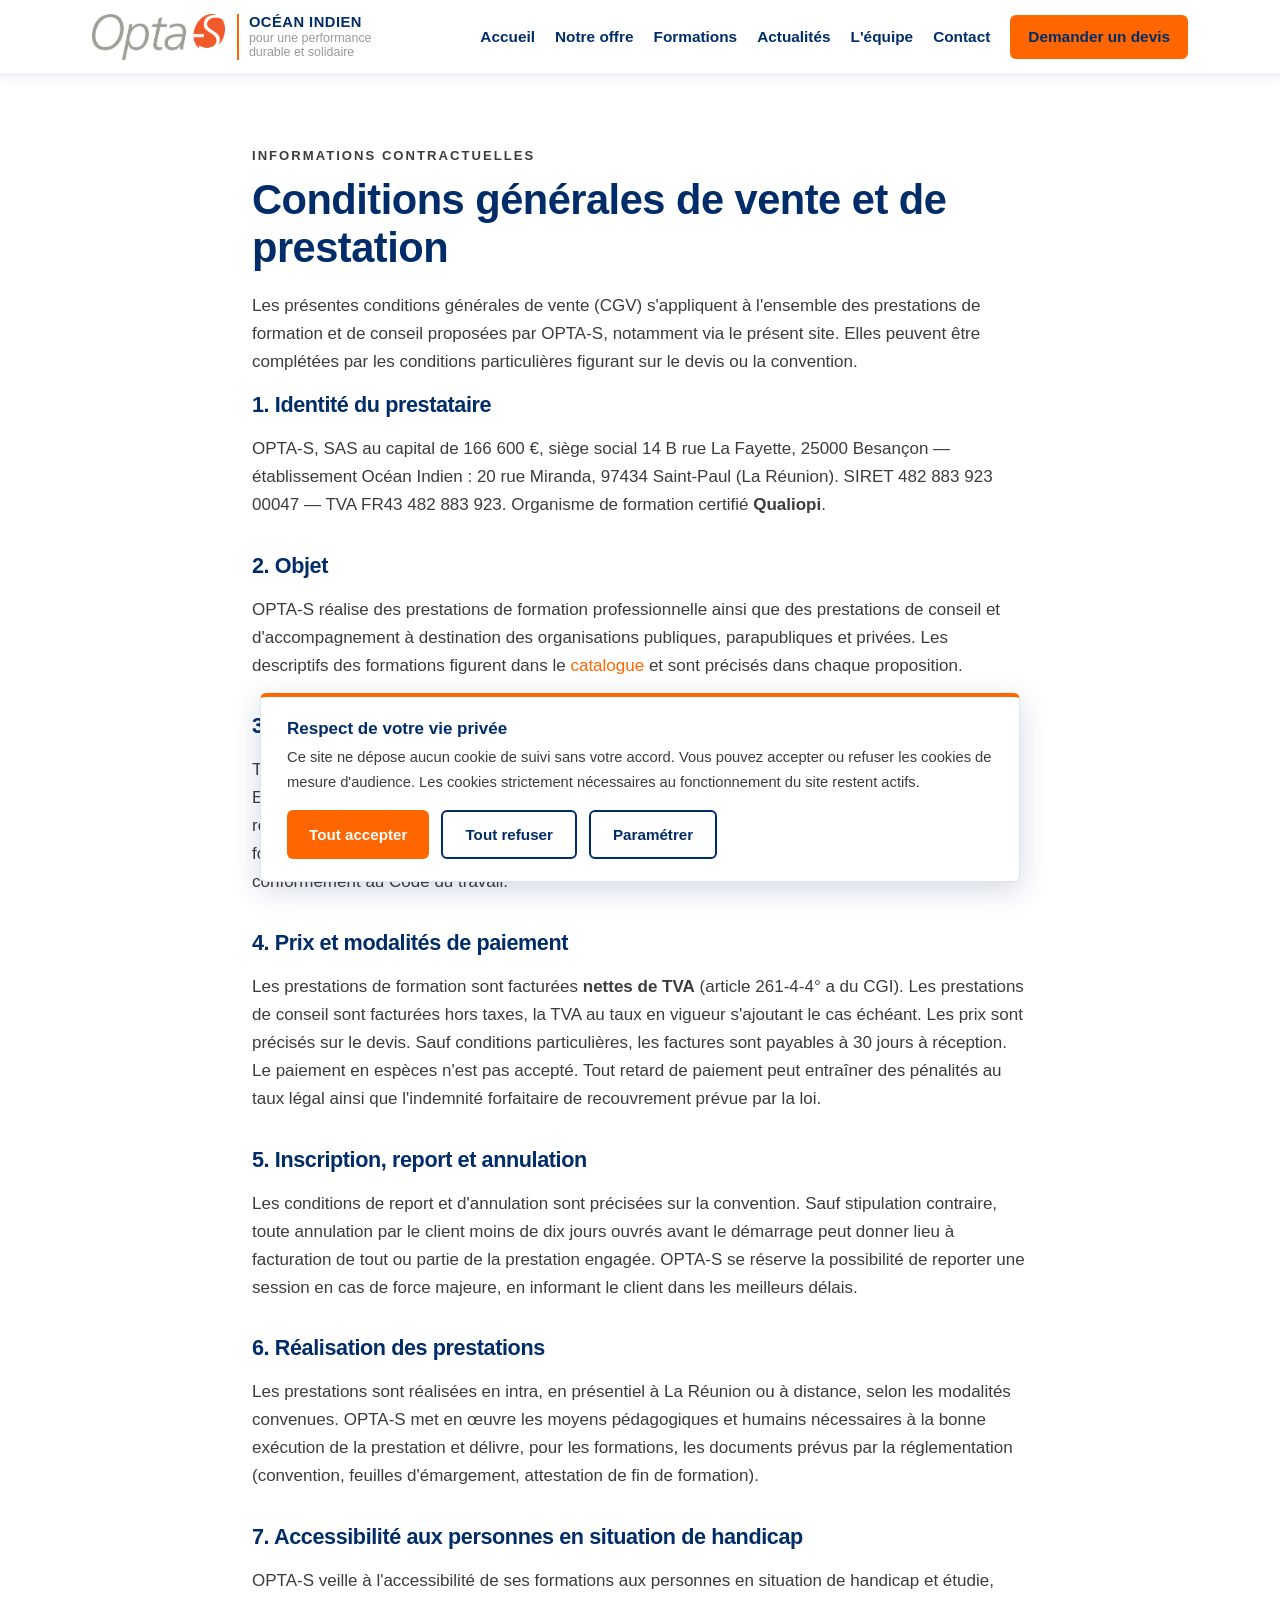
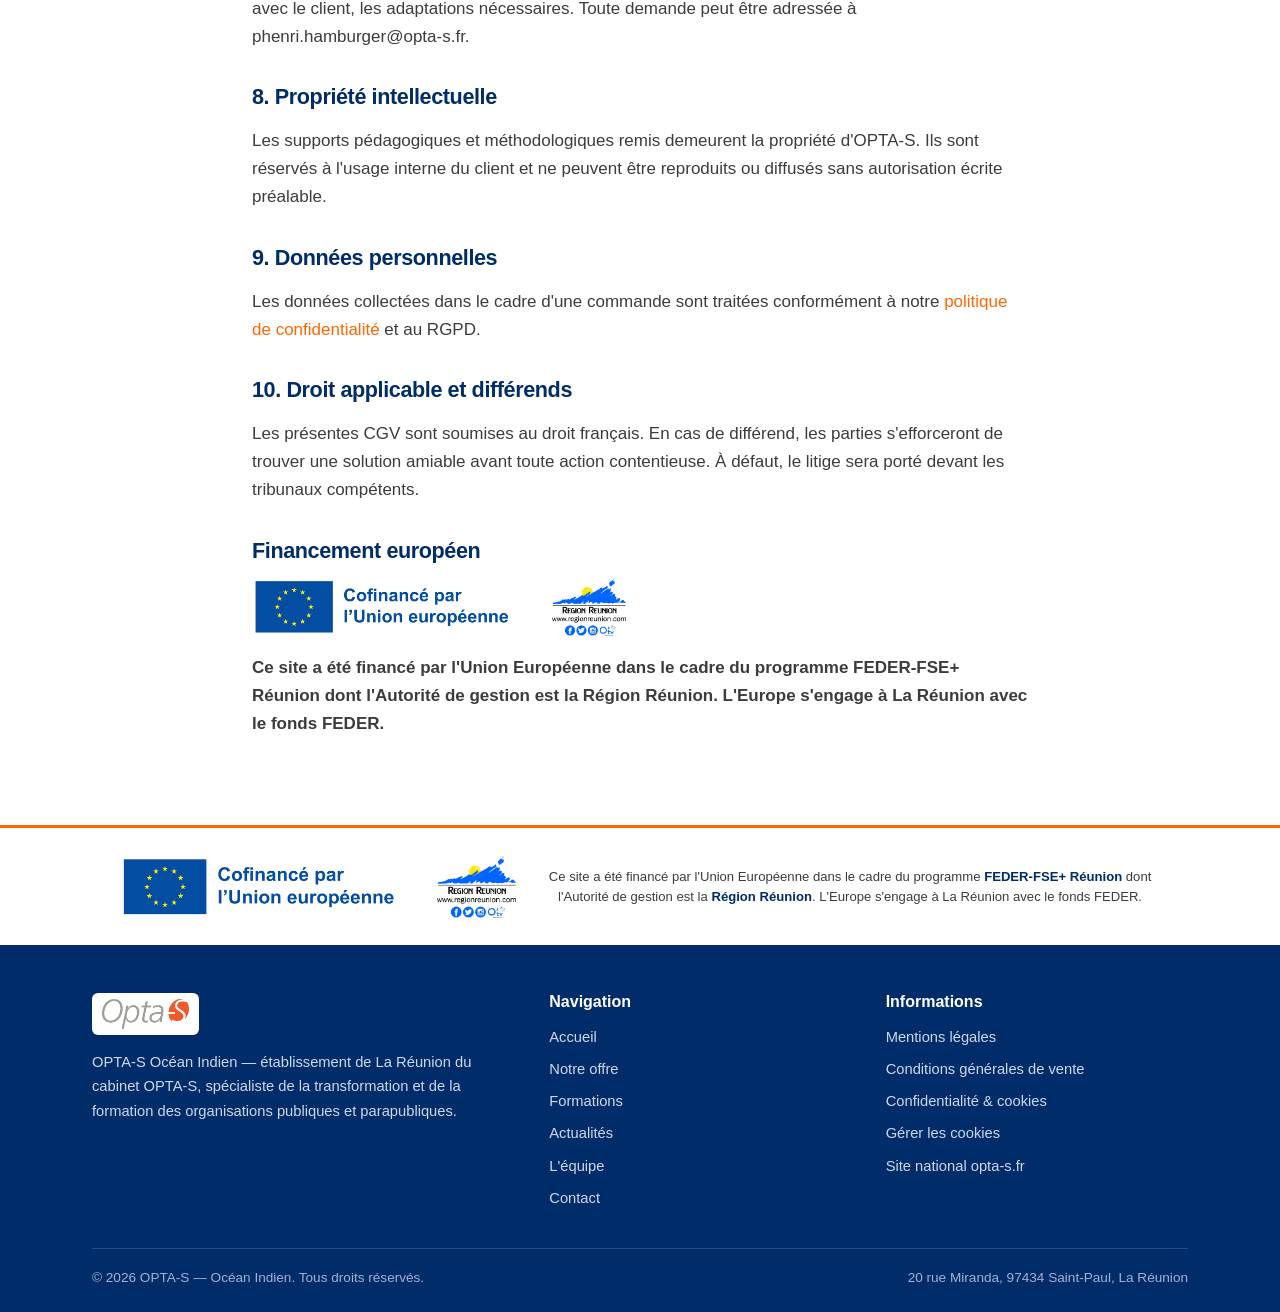
<file: cgv.html>
<!DOCTYPE html>
<html lang="fr">
<head>
<meta charset="utf-8">
<meta name="viewport" content="width=device-width, initial-scale=1">
<meta name="referrer" content="strict-origin-when-cross-origin">
<meta http-equiv="Content-Security-Policy" content="default-src 'self'; base-uri 'self'; img-src 'self' data:; style-src 'self' 'unsafe-inline' https://fonts.googleapis.com; font-src 'self' https://fonts.gstatic.com; script-src 'self' 'unsafe-inline'; connect-src 'self' https://api.web3forms.com; form-action 'self' https://api.web3forms.com">
<title>Conditions générales de vente — OPTA-S Océan Indien</title>
<meta name="description" content="Conditions générales de vente et de prestation d'OPTA-S Océan Indien : formations et prestations de conseil.">
<link rel="canonical" href="https://opta-s.github.io/OPTA-S-OI/cgv.html">
<link rel="stylesheet" href="assets/style.css">
</head>
<body>

<header class="site-header">
  <nav class="nav">
    <a class="brand" href="index.html"><img src="assets/logo-opta-s.png" alt="OPTA-S"><span class="etab"><strong>Océan Indien</strong>pour une performance<br>durable et solidaire</span></a>
    <button class="burger" aria-label="Ouvrir le menu" aria-expanded="false" aria-controls="menu"><span></span><span></span><span></span></button>
    <ul class="menu" id="menu">
      <li><a href="index.html">Accueil</a></li>
      <li><a href="offre.html">Notre offre</a></li>
      <li><a href="catalogue.html">Formations</a></li>
      <li><a href="actualites.html">Actualités</a></li>
      <li><a href="equipe.html">L'équipe</a></li>
      <li><a href="contact.html">Contact</a></li>
      <li><a class="btn" href="contact.html">Demander un devis</a></li>
    </ul>
  </nav>
</header>

<section>
  <div class="container contenu-legal">
    <p class="sous-titre">Informations contractuelles</p>
    <h1>Conditions générales de vente et de prestation</h1>
    <p class="muted">Les présentes conditions générales de vente (CGV) s'appliquent à l'ensemble des prestations de formation et de conseil proposées par OPTA-S, notamment via le présent site. Elles peuvent être complétées par les conditions particulières figurant sur le devis ou la convention.</p>

    <h2>1. Identité du prestataire</h2>
    <p>OPTA-S, SAS au capital de 166 600 €, siège social 14 B rue La Fayette, 25000 Besançon — établissement Océan Indien : 20 rue Miranda, 97434 Saint-Paul (La Réunion). SIRET 482 883 923 00047 — TVA FR43 482 883 923. Organisme de formation certifié <strong>Qualiopi</strong>.</p>

    <h2>2. Objet</h2>
    <p>OPTA-S réalise des prestations de formation professionnelle ainsi que des prestations de conseil et d'accompagnement à destination des organisations publiques, parapubliques et privées. Les descriptifs des formations figurent dans le <a href="catalogue.html">catalogue</a> et sont précisés dans chaque proposition.</p>

    <h2>3. Devis et commande en ligne</h2>
    <p>Toute demande formulée via le site (inscription ou demande de devis) ne vaut pas commande ferme. Elle donne lieu à l'établissement d'un <strong>devis personnalisé</strong>. La commande est réputée ferme à réception du devis daté, signé et revêtu de la mention « bon pour accord », ou de la convention de formation signée. Pour les formations, une convention de formation professionnelle est établie conformément au Code du travail.</p>

    <h2>4. Prix et modalités de paiement</h2>
    <p>Les prestations de formation sont facturées <strong>nettes de TVA</strong> (article 261-4-4° a du CGI). Les prestations de conseil sont facturées hors taxes, la TVA au taux en vigueur s'ajoutant le cas échéant. Les prix sont précisés sur le devis. Sauf conditions particulières, les factures sont payables à 30 jours à réception. Le paiement en espèces n'est pas accepté. Tout retard de paiement peut entraîner des pénalités au taux légal ainsi que l'indemnité forfaitaire de recouvrement prévue par la loi.</p>

    <h2>5. Inscription, report et annulation</h2>
    <p>Les conditions de report et d'annulation sont précisées sur la convention. Sauf stipulation contraire, toute annulation par le client moins de dix jours ouvrés avant le démarrage peut donner lieu à facturation de tout ou partie de la prestation engagée. OPTA-S se réserve la possibilité de reporter une session en cas de force majeure, en informant le client dans les meilleurs délais.</p>

    <h2>6. Réalisation des prestations</h2>
    <p>Les prestations sont réalisées en intra, en présentiel à La Réunion ou à distance, selon les modalités convenues. OPTA-S met en œuvre les moyens pédagogiques et humains nécessaires à la bonne exécution de la prestation et délivre, pour les formations, les documents prévus par la réglementation (convention, feuilles d'émargement, attestation de fin de formation).</p>

    <h2>7. Accessibilité aux personnes en situation de handicap</h2>
    <p>OPTA-S veille à l'accessibilité de ses formations aux personnes en situation de handicap et étudie, avec le client, les adaptations nécessaires. Toute demande peut être adressée à phenri.hamburger@opta-s.fr.</p>

    <h2>8. Propriété intellectuelle</h2>
    <p>Les supports pédagogiques et méthodologiques remis demeurent la propriété d'OPTA-S. Ils sont réservés à l'usage interne du client et ne peuvent être reproduits ou diffusés sans autorisation écrite préalable.</p>

    <h2>9. Données personnelles</h2>
    <p>Les données collectées dans le cadre d'une commande sont traitées conformément à notre <a href="confidentialite.html">politique de confidentialité</a> et au RGPD.</p>

    <h2>10. Droit applicable et différends</h2>
    <p>Les présentes CGV sont soumises au droit français. En cas de différend, les parties s'efforceront de trouver une solution amiable avant toute action contentieuse. À défaut, le litige sera porté devant les tribunaux compétents.</p>

    <h2>Financement européen</h2>
    <div style="display:flex;align-items:center;gap:22px;flex-wrap:wrap;margin:14px 0 18px">
      <img src="assets/eu-cofinance-officiel.png" alt="Cofinancé par l'Union européenne" style="height:58px;width:auto">
      <img src="assets/region-reunion.png" alt="Région Réunion" style="height:58px;width:auto">
    </div>
    <p><strong>Ce site a été financé par l'Union Européenne dans le cadre du programme FEDER-FSE+ Réunion dont l'Autorité de gestion est la Région Réunion. L'Europe s'engage à La Réunion avec le fonds FEDER.</strong></p>
  </div>
</section>

<div class="financement">
  <div class="container wrap">
    <div class="logos"><img src="assets/eu-cofinance-officiel.png" alt="Cofinancé par l'Union européenne"><img src="assets/region-reunion.png" alt="Région Réunion"></div>
    <p class="mention">Ce site a été financé par l'Union Européenne dans le cadre du programme <strong>FEDER-FSE+ Réunion</strong> dont l'Autorité de gestion est la <strong>Région Réunion</strong>. L'Europe s'engage à La Réunion avec le fonds FEDER.</p>
  </div>
</div>

<footer class="site-footer">
  <div class="container">
    <div class="cols">
      <div class="brand-foot"><img src="assets/logo-opta-s.png" alt="OPTA-S"><p>OPTA-S Océan Indien — établissement de La Réunion du cabinet OPTA-S, spécialiste de la transformation et de la formation des organisations publiques et parapubliques.</p></div>
      <div><h4>Navigation</h4><ul><li><a href="index.html">Accueil</a></li><li><a href="offre.html">Notre offre</a></li><li><a href="catalogue.html">Formations</a></li><li><a href="actualites.html">Actualités</a></li><li><a href="equipe.html">L'équipe</a></li><li><a href="contact.html">Contact</a></li></ul></div>
      <div><h4>Informations</h4><ul><li><a href="mentions-legales.html">Mentions légales</a></li><li><a href="cgv.html">Conditions générales de vente</a></li><li><a href="confidentialite.html">Confidentialité &amp; cookies</a></li><li><a href="#" class="rouvrir-cookies">Gérer les cookies</a></li><li><a href="https://www.opta-s.fr" target="_blank" rel="noopener">Site national opta-s.fr</a></li></ul></div>
    </div>
    <div class="copyright"><span>© <span class="annee">2026</span> OPTA-S — Océan Indien. Tous droits réservés.</span><span>20 rue Miranda, 97434 Saint-Paul, La Réunion</span></div>
  </div>
</footer>

<div class="cookie-banner" id="cookie-banner" role="dialog" aria-live="polite" aria-label="Gestion des cookies">
  <h4>Respect de votre vie privée</h4>
  <p>Ce site ne dépose aucun cookie de suivi sans votre accord. Vous pouvez accepter ou refuser les cookies de mesure d'audience. Les cookies strictement nécessaires au fonctionnement du site restent actifs.</p>
  <div class="cookie-actions">
    <button class="btn" id="cookie-accept">Tout accepter</button>
    <button class="btn btn-ghost" id="cookie-refuse">Tout refuser</button>
    <a class="btn btn-ghost" href="confidentialite.html#cookies">Paramétrer</a>
  </div>
</div>

<script src="assets/main.js"></script>
</body>
</html>
</file>
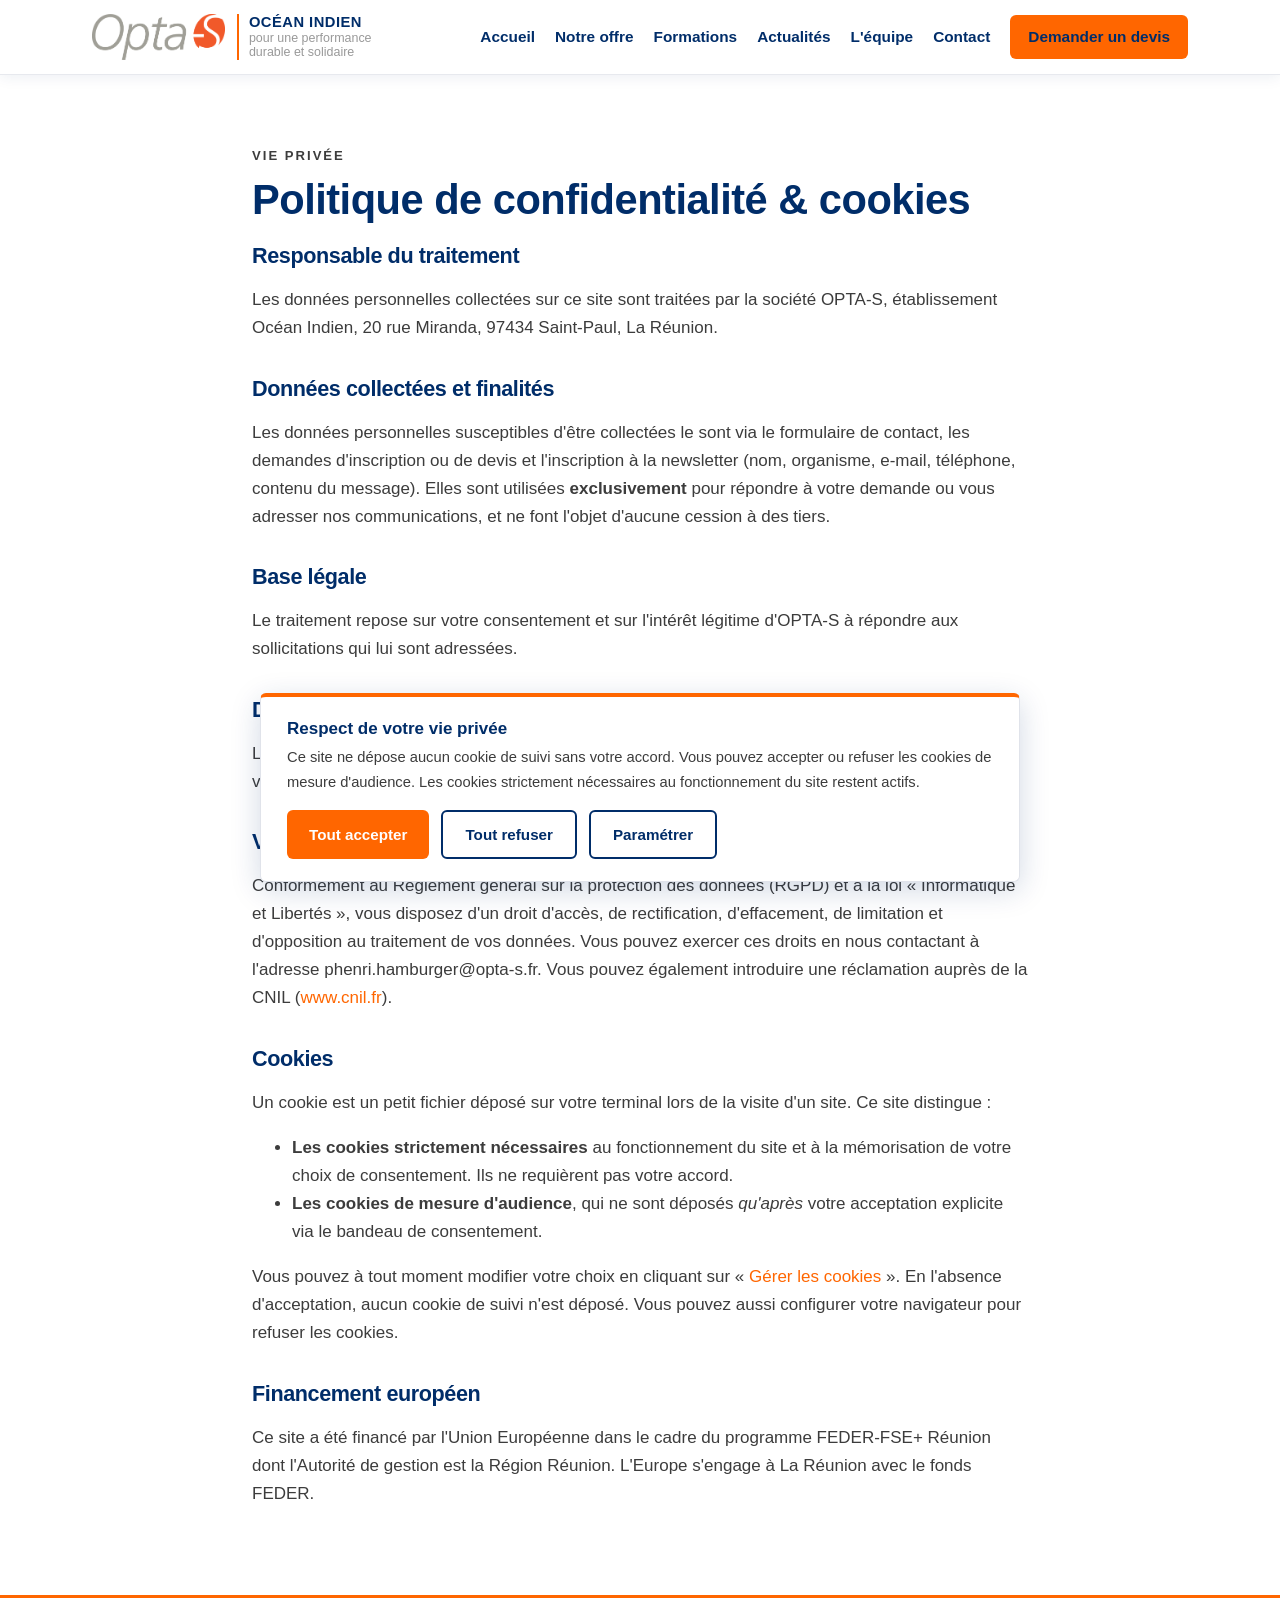
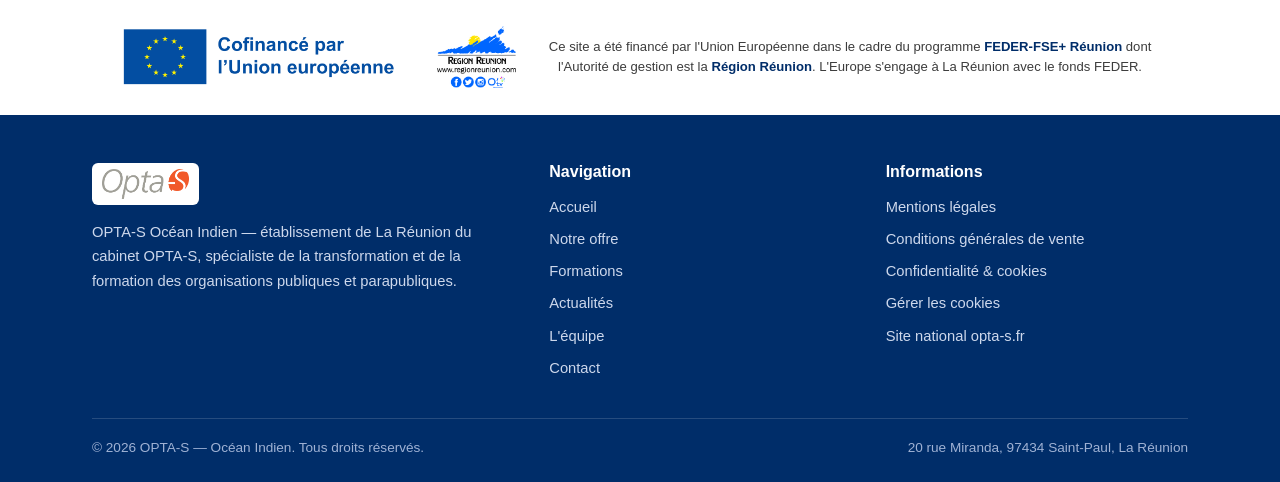
<file: confidentialite.html>
<!DOCTYPE html>
<html lang="fr">
<head>
<meta charset="utf-8">
<meta name="viewport" content="width=device-width, initial-scale=1">
<meta name="referrer" content="strict-origin-when-cross-origin">
<meta http-equiv="Content-Security-Policy" content="default-src 'self'; base-uri 'self'; img-src 'self' data:; style-src 'self' 'unsafe-inline' https://fonts.googleapis.com; font-src 'self' https://fonts.gstatic.com; script-src 'self' 'unsafe-inline'; connect-src 'self' https://api.web3forms.com; form-action 'self' https://api.web3forms.com">
<title>Confidentialité &amp; cookies — OPTA-S Océan Indien</title>
<meta name="description" content="Politique de confidentialité et de gestion des cookies du site OPTA-S Océan Indien.">
<link rel="stylesheet" href="assets/style.css">
</head>
<body>

<header class="site-header">
  <nav class="nav">
    <a class="brand" href="index.html"><img src="assets/logo-opta-s.png" alt="OPTA-S"><span class="etab"><strong>Océan Indien</strong>pour une performance<br>durable et solidaire</span></a>
    <button class="burger" aria-label="Ouvrir le menu" aria-expanded="false" aria-controls="menu"><span></span><span></span><span></span></button>
    <ul class="menu" id="menu">
      <li><a href="index.html">Accueil</a></li>
      <li><a href="offre.html">Notre offre</a></li>
      <li><a href="catalogue.html">Formations</a></li>
      <li><a href="actualites.html">Actualités</a></li>
      <li><a href="equipe.html">L'équipe</a></li>
      <li><a href="contact.html">Contact</a></li>
      <li><a class="btn" href="contact.html">Demander un devis</a></li>
    </ul>
  </nav>
</header>

<section>
  <div class="container contenu-legal">
    <p class="sous-titre">Vie privée</p>
    <h1>Politique de confidentialité &amp; cookies</h1>

    <h2>Responsable du traitement</h2>
    <p>Les données personnelles collectées sur ce site sont traitées par la société OPTA-S, établissement Océan Indien, 20 rue Miranda, 97434 Saint-Paul, La Réunion.</p>

    <h2>Données collectées et finalités</h2>
    <p>Les données personnelles susceptibles d'être collectées le sont via le formulaire de contact, les demandes d'inscription ou de devis et l'inscription à la newsletter (nom, organisme, e-mail, téléphone, contenu du message). Elles sont utilisées <strong>exclusivement</strong> pour répondre à votre demande ou vous adresser nos communications, et ne font l'objet d'aucune cession à des tiers.</p>

    <h2>Base légale</h2>
    <p>Le traitement repose sur votre consentement et sur l'intérêt légitime d'OPTA-S à répondre aux sollicitations qui lui sont adressées.</p>

    <h2>Durée de conservation</h2>
    <p>Les données issues du formulaire de contact sont conservées le temps nécessaire au traitement de votre demande, puis archivées ou supprimées conformément à nos obligations.</p>

    <h2>Vos droits</h2>
    <p>Conformément au Règlement général sur la protection des données (RGPD) et à la loi « Informatique et Libertés », vous disposez d'un droit d'accès, de rectification, d'effacement, de limitation et d'opposition au traitement de vos données. Vous pouvez exercer ces droits en nous contactant à l'adresse phenri.hamburger@opta-s.fr. Vous pouvez également introduire une réclamation auprès de la CNIL (<a href="https://www.cnil.fr" target="_blank" rel="noopener">www.cnil.fr</a>).</p>

    <h2 id="cookies">Cookies</h2>
    <p>Un cookie est un petit fichier déposé sur votre terminal lors de la visite d'un site. Ce site distingue :</p>
    <ul>
      <li><strong>Les cookies strictement nécessaires</strong> au fonctionnement du site et à la mémorisation de votre choix de consentement. Ils ne requièrent pas votre accord.</li>
      <li><strong>Les cookies de mesure d'audience</strong>, qui ne sont déposés <em>qu'après</em> votre acceptation explicite via le bandeau de consentement.</li>
    </ul>
    <p>Vous pouvez à tout moment modifier votre choix en cliquant sur « <a href="#" class="rouvrir-cookies">Gérer les cookies</a> ». En l'absence d'acceptation, aucun cookie de suivi n'est déposé. Vous pouvez aussi configurer votre navigateur pour refuser les cookies.</p>

    <h2>Financement européen</h2>
    <p>Ce site a été financé par l'Union Européenne dans le cadre du programme FEDER-FSE+ Réunion dont l'Autorité de gestion est la Région Réunion. L'Europe s'engage à La Réunion avec le fonds FEDER.</p>
  </div>
</section>

<div class="financement">
  <div class="container wrap">
    <div class="logos"><img src="assets/eu-cofinance-officiel.png" alt="Cofinancé par l'Union européenne"><img src="assets/region-reunion.png" alt="Région Réunion"></div>
    <p class="mention">Ce site a été financé par l'Union Européenne dans le cadre du programme <strong>FEDER-FSE+ Réunion</strong> dont l'Autorité de gestion est la <strong>Région Réunion</strong>. L'Europe s'engage à La Réunion avec le fonds FEDER.</p>
  </div>
</div>

<footer class="site-footer">
  <div class="container">
    <div class="cols">
      <div class="brand-foot"><img src="assets/logo-opta-s.png" alt="OPTA-S"><p>OPTA-S Océan Indien — établissement de La Réunion du cabinet OPTA-S, spécialiste de la transformation et de la formation des organisations publiques et parapubliques.</p></div>
      <div><h4>Navigation</h4><ul><li><a href="index.html">Accueil</a></li><li><a href="offre.html">Notre offre</a></li><li><a href="catalogue.html">Formations</a></li><li><a href="actualites.html">Actualités</a></li><li><a href="equipe.html">L'équipe</a></li><li><a href="contact.html">Contact</a></li></ul></div>
      <div><h4>Informations</h4><ul><li><a href="mentions-legales.html">Mentions légales</a></li><li><a href="cgv.html">Conditions générales de vente</a></li><li><a href="confidentialite.html">Confidentialité &amp; cookies</a></li><li><a href="#" class="rouvrir-cookies">Gérer les cookies</a></li><li><a href="https://www.opta-s.fr" target="_blank" rel="noopener">Site national opta-s.fr</a></li></ul></div>
    </div>
    <div class="copyright"><span>© <span class="annee">2026</span> OPTA-S — Océan Indien. Tous droits réservés.</span><span>20 rue Miranda, 97434 Saint-Paul, La Réunion</span></div>
  </div>
</footer>

<div class="cookie-banner" id="cookie-banner" role="dialog" aria-live="polite" aria-label="Gestion des cookies">
  <h4>Respect de votre vie privée</h4>
  <p>Ce site ne dépose aucun cookie de suivi sans votre accord. Vous pouvez accepter ou refuser les cookies de mesure d'audience. Les cookies strictement nécessaires au fonctionnement du site restent actifs.</p>
  <div class="cookie-actions">
    <button class="btn" id="cookie-accept">Tout accepter</button>
    <button class="btn btn-ghost" id="cookie-refuse">Tout refuser</button>
    <a class="btn btn-ghost" href="confidentialite.html#cookies">Paramétrer</a>
  </div>
</div>

<script src="assets/main.js"></script>
</body>
</html>
</file>
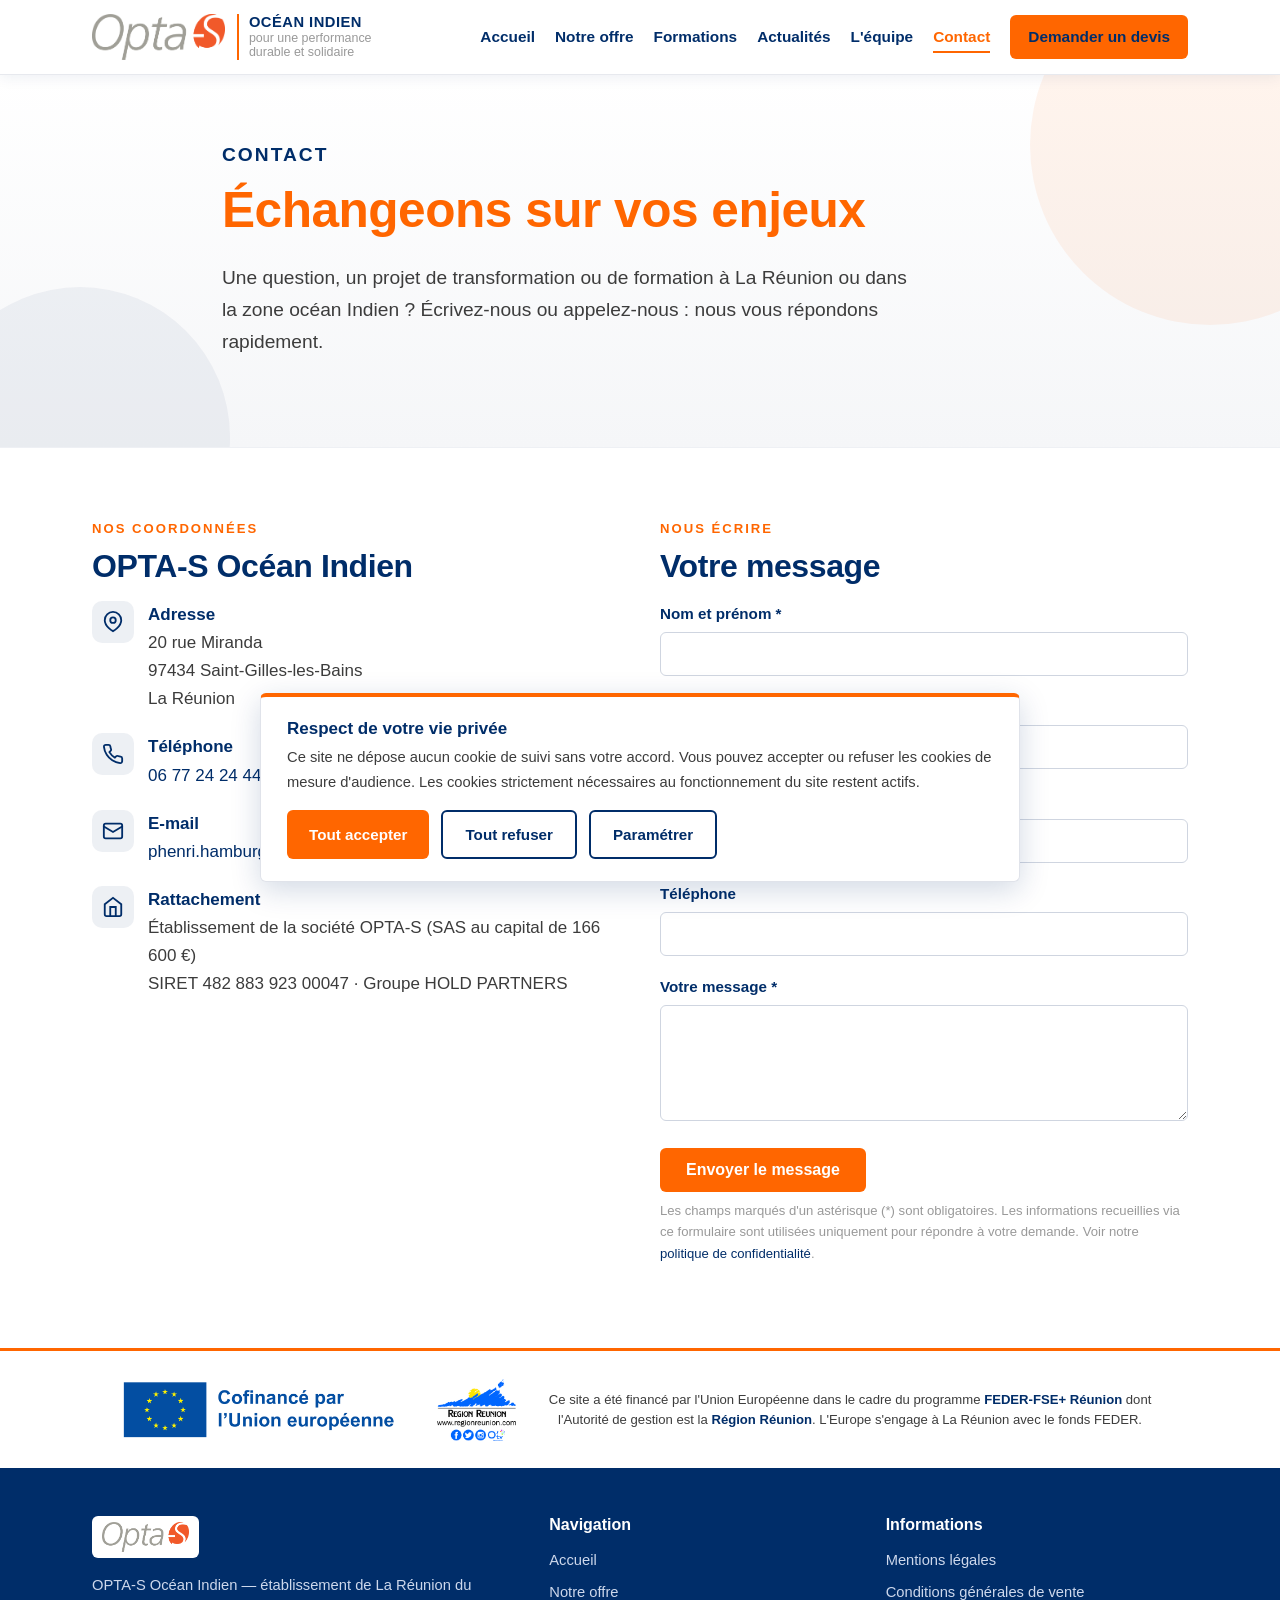
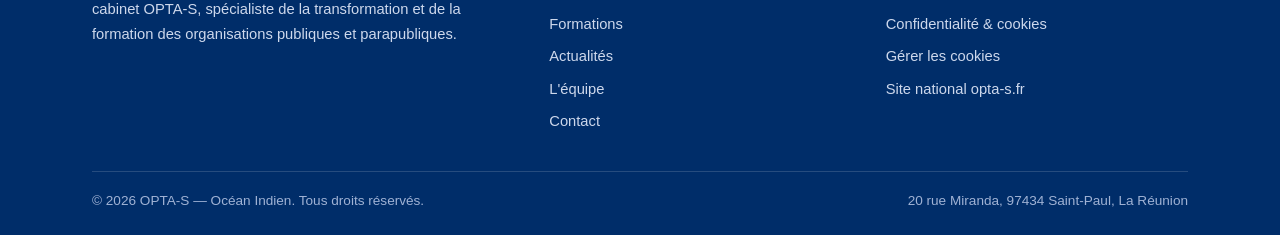
<file: contact.html>
<!DOCTYPE html>
<html lang="fr">
<head>
<meta charset="utf-8">
<meta name="viewport" content="width=device-width, initial-scale=1">
<meta name="referrer" content="strict-origin-when-cross-origin">
<meta http-equiv="Content-Security-Policy" content="default-src 'self'; base-uri 'self'; img-src 'self' data:; style-src 'self' 'unsafe-inline' https://fonts.googleapis.com; font-src 'self' https://fonts.gstatic.com; script-src 'self' 'unsafe-inline'; connect-src 'self' https://api.web3forms.com; form-action 'self' https://api.web3forms.com">
<title>Contact — OPTA-S Océan Indien</title>
<meta name="description" content="Contactez OPTA-S Océan Indien à Saint-Gilles-les-Bains, La Réunion. Conseil et formation des organisations publiques.">
<link rel="stylesheet" href="assets/style.css">
</head>
<body>

<header class="site-header">
  <nav class="nav">
    <a class="brand" href="index.html"><img src="assets/logo-opta-s.png" alt="OPTA-S"><span class="etab"><strong>Océan Indien</strong>pour une performance<br>durable et solidaire</span></a>
    <button class="burger" aria-label="Ouvrir le menu" aria-expanded="false" aria-controls="menu"><span></span><span></span><span></span></button>
    <ul class="menu" id="menu">
      <li><a href="index.html">Accueil</a></li>
      <li><a href="offre.html">Notre offre</a></li>
      <li><a href="catalogue.html">Formations</a></li>
      <li><a href="actualites.html">Actualités</a></li>
      <li><a href="equipe.html">L'équipe</a></li>
      <li><a href="contact.html" class="actif">Contact</a></li>
      <li><a class="btn" href="contact.html">Demander un devis</a></li>
    </ul>
  </nav>
</header>

<section class="hero" style="padding:64px 0 70px">
  <div class="container">
    <p class="sous-titre">Contact</p>
    <h1>Échangeons sur vos enjeux</h1>
    <p>Une question, un projet de transformation ou de formation à La Réunion ou dans la zone océan Indien&nbsp;? Écrivez-nous ou appelez-nous : nous vous répondons rapidement.</p>
  </div>
</section>

<section>
  <div class="container">
    <div class="contact-grid">

      <!-- Coordonnées -->
      <div>
        <p class="sous-titre">Nos coordonnées</p>
        <h2>OPTA-S Océan Indien</h2>

        <div class="info-row">
          <span class="ic"><svg viewBox="0 0 24 24" fill="none" stroke-width="2" stroke-linecap="round"><path d="M21 10c0 7-9 12-9 12s-9-5-9-12a9 9 0 0 1 18 0z"/><circle cx="12" cy="10" r="3"/></svg></span>
          <div><strong>Adresse</strong>20 rue Miranda<br>97434 Saint-Gilles-les-Bains<br>La Réunion</div>
        </div>

        <div class="info-row">
          <span class="ic"><svg viewBox="0 0 24 24" fill="none" stroke-width="2" stroke-linecap="round"><path d="M22 16.92v3a2 2 0 0 1-2.18 2 19.79 19.79 0 0 1-8.63-3.07 19.5 19.5 0 0 1-6-6 19.79 19.79 0 0 1-3.07-8.67A2 2 0 0 1 4.11 2h3a2 2 0 0 1 2 1.72c.13.96.36 1.9.7 2.81a2 2 0 0 1-.45 2.11L8.09 9.91a16 16 0 0 0 6 6l1.27-1.27a2 2 0 0 1 2.11-.45c.91.34 1.85.57 2.81.7A2 2 0 0 1 22 16.92z"/></svg></span>
          <div><strong>Téléphone</strong><a href="tel:+262677242444">06 77 24 24 44</a></div>
        </div>

        <div class="info-row">
          <span class="ic"><svg viewBox="0 0 24 24" fill="none" stroke-width="2" stroke-linecap="round"><rect x="2" y="4" width="20" height="16" rx="2"/><path d="m22 7-10 6L2 7"/></svg></span>
          <div><strong>E-mail</strong><a href="mailto:phenri.hamburger@opta-s.fr">phenri.hamburger@opta-s.fr</a></div>
        </div>

        <div class="info-row">
          <span class="ic"><svg viewBox="0 0 24 24" fill="none" stroke-width="2" stroke-linecap="round"><path d="M3 9l9-7 9 7v11a2 2 0 0 1-2 2H5a2 2 0 0 1-2-2z"/><path d="M9 22V12h6v10"/></svg></span>
          <div><strong>Rattachement</strong>Établissement de la société OPTA-S (SAS au capital de 166 600 €)<br>SIRET 482 883 923 00047 · Groupe HOLD PARTNERS</div>
        </div>
      </div>

      <!-- Formulaire -->
      <div>
        <p class="sous-titre">Nous écrire</p>
        <h2>Votre message</h2>
        <form id="contact-form" action="#" method="post" novalidate>
          <div class="champ"><label for="nom">Nom et prénom *</label><input type="text" id="nom" name="nom" required></div>
          <div class="champ"><label for="organisme">Organisme</label><input type="text" id="organisme" name="organisme"></div>
          <div class="champ"><label for="email">E-mail *</label><input type="email" id="email" name="email" required></div>
          <div class="champ"><label for="tel">Téléphone</label><input type="tel" id="tel" name="tel"></div>
          <div class="champ"><label for="message">Votre message *</label><textarea id="message" name="message" rows="5" required></textarea></div>
          <button class="btn" type="submit">Envoyer le message</button>
          <p class="form-note">Les champs marqués d'un astérisque (*) sont obligatoires. Les informations recueillies via ce formulaire sont utilisées uniquement pour répondre à votre demande. Voir notre <a href="confidentialite.html">politique de confidentialité</a>.</p>
        </form>
      </div>

    </div>
  </div>
</section>

<div class="financement">
  <div class="container wrap">
    <div class="logos"><img src="assets/eu-cofinance-officiel.png" alt="Cofinancé par l'Union européenne"><img src="assets/region-reunion.png" alt="Région Réunion"></div>
    <p class="mention">Ce site a été financé par l'Union Européenne dans le cadre du programme <strong>FEDER-FSE+ Réunion</strong> dont l'Autorité de gestion est la <strong>Région Réunion</strong>. L'Europe s'engage à La Réunion avec le fonds FEDER.</p>
  </div>
</div>

<footer class="site-footer">
  <div class="container">
    <div class="cols">
      <div class="brand-foot"><img src="assets/logo-opta-s.png" alt="OPTA-S"><p>OPTA-S Océan Indien — établissement de La Réunion du cabinet OPTA-S, spécialiste de la transformation et de la formation des organisations publiques et parapubliques.</p></div>
      <div><h4>Navigation</h4><ul><li><a href="index.html">Accueil</a></li><li><a href="offre.html">Notre offre</a></li><li><a href="catalogue.html">Formations</a></li><li><a href="actualites.html">Actualités</a></li><li><a href="equipe.html">L'équipe</a></li><li><a href="contact.html">Contact</a></li></ul></div>
      <div><h4>Informations</h4><ul><li><a href="mentions-legales.html">Mentions légales</a></li><li><a href="cgv.html">Conditions générales de vente</a></li><li><a href="confidentialite.html">Confidentialité &amp; cookies</a></li><li><a href="#" class="rouvrir-cookies">Gérer les cookies</a></li><li><a href="https://www.opta-s.fr" target="_blank" rel="noopener">Site national opta-s.fr</a></li></ul></div>
    </div>
    <div class="copyright"><span>© <span class="annee">2026</span> OPTA-S — Océan Indien. Tous droits réservés.</span><span>20 rue Miranda, 97434 Saint-Paul, La Réunion</span></div>
  </div>
</footer>

<div class="cookie-banner" id="cookie-banner" role="dialog" aria-live="polite" aria-label="Gestion des cookies">
  <h4>Respect de votre vie privée</h4>
  <p>Ce site ne dépose aucun cookie de suivi sans votre accord. Vous pouvez accepter ou refuser les cookies de mesure d'audience. Les cookies strictement nécessaires au fonctionnement du site restent actifs.</p>
  <div class="cookie-actions">
    <button class="btn" id="cookie-accept">Tout accepter</button>
    <button class="btn btn-ghost" id="cookie-refuse">Tout refuser</button>
    <a class="btn btn-ghost" href="confidentialite.html#cookies">Paramétrer</a>
  </div>
</div>

<script src="assets/main.js"></script>
</body>
</html>
</file>
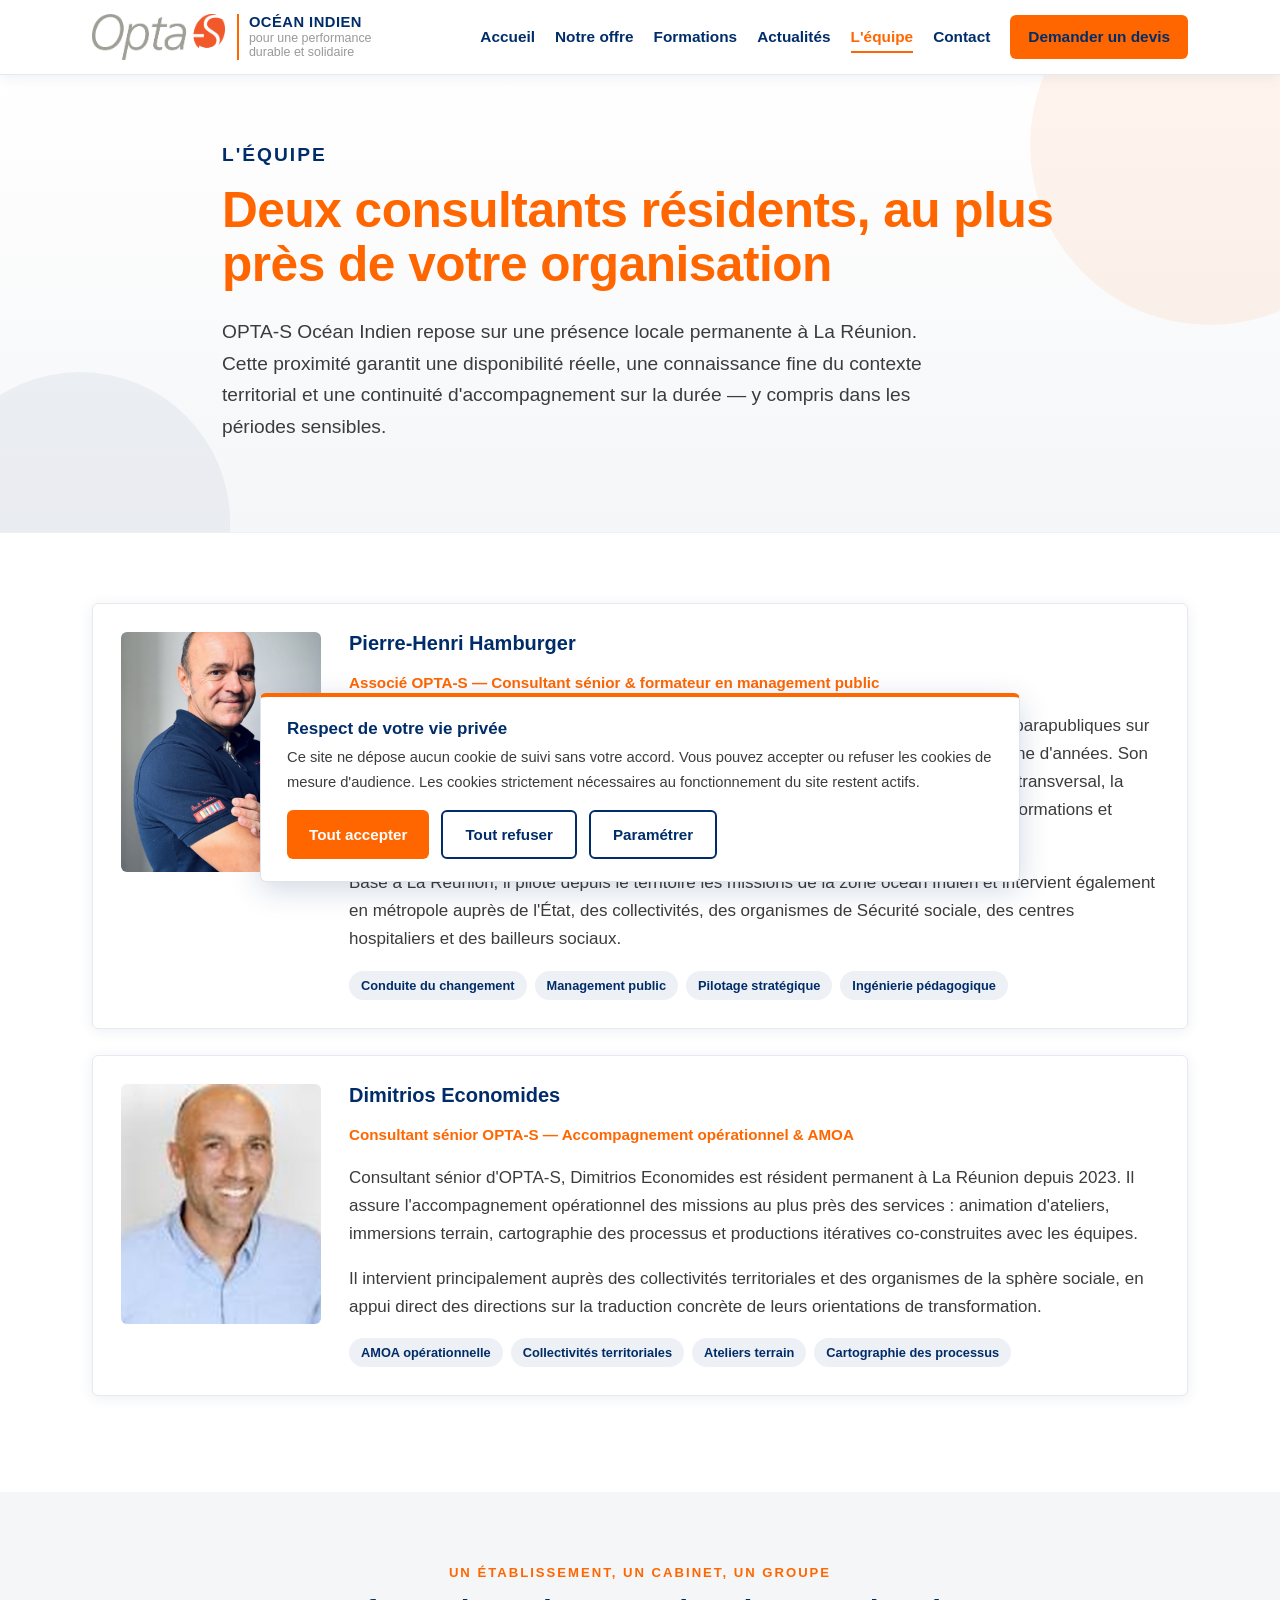
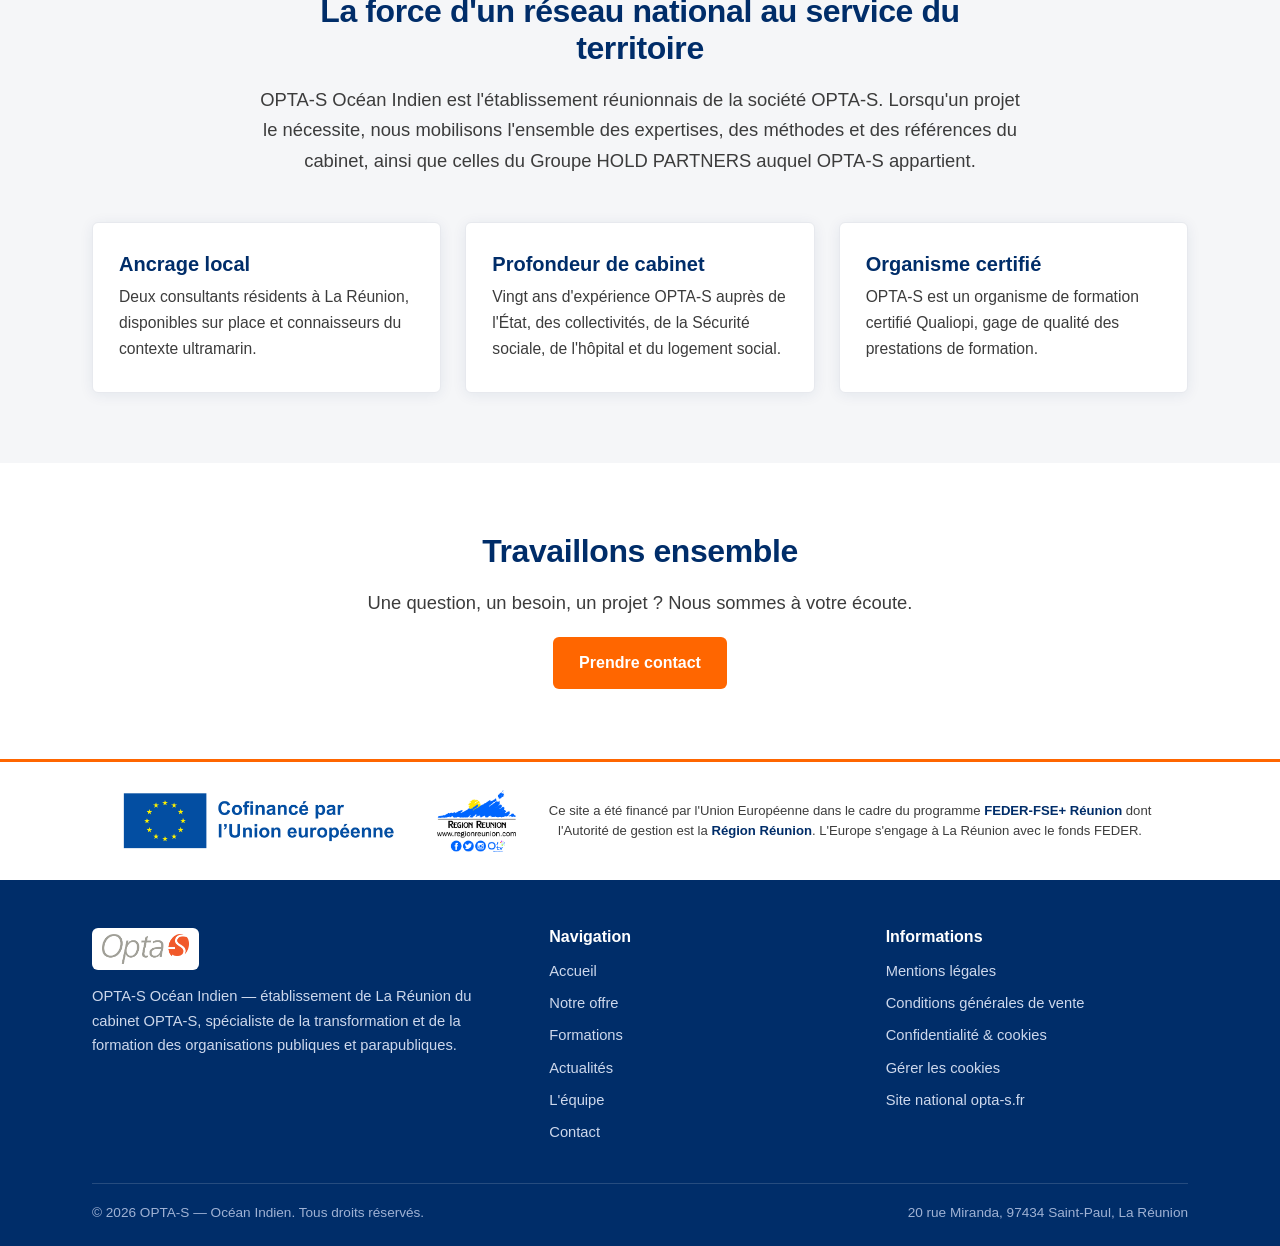
<file: equipe.html>
<!DOCTYPE html>
<html lang="fr">
<head>
<meta charset="utf-8">
<meta name="viewport" content="width=device-width, initial-scale=1">
<meta name="referrer" content="strict-origin-when-cross-origin">
<meta http-equiv="Content-Security-Policy" content="default-src 'self'; base-uri 'self'; img-src 'self' data:; style-src 'self' 'unsafe-inline' https://fonts.googleapis.com; font-src 'self' https://fonts.gstatic.com; script-src 'self' 'unsafe-inline'; connect-src 'self' https://api.web3forms.com; form-action 'self' https://api.web3forms.com">
<title>L'équipe — OPTA-S Océan Indien</title>
<meta name="description" content="OPTA-S Océan Indien réunit deux consultants résidents à La Réunion, Pierre-Henri Hamburger et Dimitrios Economides, adossés au cabinet OPTA-S et au Groupe HOLD PARTNERS.">
<link rel="stylesheet" href="assets/style.css">
</head>
<body>

<header class="site-header">
  <nav class="nav">
    <a class="brand" href="index.html"><img src="assets/logo-opta-s.png" alt="OPTA-S"><span class="etab"><strong>Océan Indien</strong>pour une performance<br>durable et solidaire</span></a>
    <button class="burger" aria-label="Ouvrir le menu" aria-expanded="false" aria-controls="menu"><span></span><span></span><span></span></button>
    <ul class="menu" id="menu">
      <li><a href="index.html">Accueil</a></li>
      <li><a href="offre.html">Notre offre</a></li>
      <li><a href="catalogue.html">Formations</a></li>
      <li><a href="actualites.html">Actualités</a></li>
      <li><a href="equipe.html" class="actif">L'équipe</a></li>
      <li><a href="contact.html">Contact</a></li>
      <li><a class="btn" href="contact.html">Demander un devis</a></li>
    </ul>
  </nav>
</header>
<section class="hero" style="padding:64px 0 70px">
  <div class="container">
    <p class="sous-titre">L'équipe</p>
    <h1>Deux consultants résidents, au plus près de votre organisation</h1>
    <p>OPTA-S Océan Indien repose sur une présence locale permanente à La Réunion. Cette proximité garantit une disponibilité réelle, une connaissance fine du contexte territorial et une continuité d'accompagnement sur la durée — y compris dans les périodes sensibles.</p>
  </div>
</section>

<section>
  <div class="container">

    <!-- PHH -->
    <article class="profil">
      <div class="photo"><img src="assets/photo-hamburger.jpg" alt="Pierre-Henri Hamburger" onerror="this.outerHTML='&lt;span&gt;PHH&lt;/span&gt;'"></div>
      <div>
        <h3>Pierre-Henri Hamburger</h3>
        <p class="role">Associé OPTA-S — Consultant sénior &amp; formateur en management public</p>
        <p>Associé d'OPTA-S, Pierre-Henri Hamburger accompagne les organisations publiques et parapubliques sur leurs trajectoires de transformation et forme leurs cadres et managers depuis une vingtaine d'années. Son champ d'intervention couvre la conduite du changement, le management de proximité et transversal, la structuration du pilotage stratégique, l'accompagnement RH et organisationnel des transformations et l'ingénierie pédagogique des parcours managériaux.</p>
        <p>Basé à La Réunion, il pilote depuis le territoire les missions de la zone océan Indien et intervient également en métropole auprès de l'État, des collectivités, des organismes de Sécurité sociale, des centres hospitaliers et des bailleurs sociaux.</p>
        <div class="tags">
          <span class="tag">Conduite du changement</span>
          <span class="tag">Management public</span>
          <span class="tag">Pilotage stratégique</span>
          <span class="tag">Ingénierie pédagogique</span>
        </div>
      </div>
    </article>

    <!-- DE -->
    <article class="profil">
      <div class="photo"><img src="assets/photo-economides.jpg" alt="Dimitrios Economides" onerror="this.outerHTML='&lt;span&gt;DE&lt;/span&gt;'"></div>
      <div>
        <h3>Dimitrios Economides</h3>
        <p class="role">Consultant sénior OPTA-S — Accompagnement opérationnel &amp; AMOA</p>
        <p>Consultant sénior d'OPTA-S, Dimitrios Economides est résident permanent à La Réunion depuis 2023. Il assure l'accompagnement opérationnel des missions au plus près des services : animation d'ateliers, immersions terrain, cartographie des processus et productions itératives co-construites avec les équipes.</p>
        <p>Il intervient principalement auprès des collectivités territoriales et des organismes de la sphère sociale, en appui direct des directions sur la traduction concrète de leurs orientations de transformation.</p>
        <div class="tags">
          <span class="tag">AMOA opérationnelle</span>
          <span class="tag">Collectivités territoriales</span>
          <span class="tag">Ateliers terrain</span>
          <span class="tag">Cartographie des processus</span>
        </div>
      </div>
    </article>

  </div>
</section>

<!-- ADOSSEMENT -->
<section class="section-gris">
  <div class="container">
    <div class="section-head"><p class="sous-titre">Un établissement, un cabinet, un groupe</p><h2>La force d'un réseau national au service du territoire</h2>
    <p class="lead">OPTA-S Océan Indien est l'établissement réunionnais de la société OPTA-S. Lorsqu'un projet le nécessite, nous mobilisons l'ensemble des expertises, des méthodes et des références du cabinet, ainsi que celles du Groupe HOLD PARTNERS auquel OPTA-S appartient.</p></div>
    <div class="grid grid-3">
      <article class="card"><h3>Ancrage local</h3><p>Deux consultants résidents à La Réunion, disponibles sur place et connaisseurs du contexte ultramarin.</p></article>
      <article class="card"><h3>Profondeur de cabinet</h3><p>Vingt ans d'expérience OPTA-S auprès de l'État, des collectivités, de la Sécurité sociale, de l'hôpital et du logement social.</p></article>
      <article class="card"><h3>Organisme certifié</h3><p>OPTA-S est un organisme de formation certifié Qualiopi, gage de qualité des prestations de formation.</p></article>
    </div>
  </div>
</section>

<section>
  <div class="container" style="text-align:center;max-width:760px">
    <h2>Travaillons ensemble</h2>
    <p class="lead">Une question, un besoin, un projet&nbsp;? Nous sommes à votre écoute.</p>
    <a class="btn" href="contact.html">Prendre contact</a>
  </div>
</section>

<div class="financement">
  <div class="container wrap">
    <div class="logos"><img src="assets/eu-cofinance-officiel.png" alt="Cofinancé par l'Union européenne"><img src="assets/region-reunion.png" alt="Région Réunion"></div>
    <p class="mention">Ce site a été financé par l'Union Européenne dans le cadre du programme <strong>FEDER-FSE+ Réunion</strong> dont l'Autorité de gestion est la <strong>Région Réunion</strong>. L'Europe s'engage à La Réunion avec le fonds FEDER.</p>
  </div>
</div>

<footer class="site-footer">
  <div class="container">
    <div class="cols">
      <div class="brand-foot"><img src="assets/logo-opta-s.png" alt="OPTA-S"><p>OPTA-S Océan Indien — établissement de La Réunion du cabinet OPTA-S, spécialiste de la transformation et de la formation des organisations publiques et parapubliques.</p></div>
      <div><h4>Navigation</h4><ul><li><a href="index.html">Accueil</a></li><li><a href="offre.html">Notre offre</a></li><li><a href="catalogue.html">Formations</a></li><li><a href="actualites.html">Actualités</a></li><li><a href="equipe.html">L'équipe</a></li><li><a href="contact.html">Contact</a></li></ul></div>
      <div><h4>Informations</h4><ul><li><a href="mentions-legales.html">Mentions légales</a></li><li><a href="cgv.html">Conditions générales de vente</a></li><li><a href="confidentialite.html">Confidentialité &amp; cookies</a></li><li><a href="#" class="rouvrir-cookies">Gérer les cookies</a></li><li><a href="https://www.opta-s.fr" target="_blank" rel="noopener">Site national opta-s.fr</a></li></ul></div>
    </div>
    <div class="copyright"><span>© <span class="annee">2026</span> OPTA-S — Océan Indien. Tous droits réservés.</span><span>20 rue Miranda, 97434 Saint-Paul, La Réunion</span></div>
  </div>
</footer>

<div class="cookie-banner" id="cookie-banner" role="dialog" aria-live="polite" aria-label="Gestion des cookies">
  <h4>Respect de votre vie privée</h4>
  <p>Ce site ne dépose aucun cookie de suivi sans votre accord. Vous pouvez accepter ou refuser les cookies de mesure d'audience. Les cookies strictement nécessaires au fonctionnement du site restent actifs.</p>
  <div class="cookie-actions">
    <button class="btn" id="cookie-accept">Tout accepter</button>
    <button class="btn btn-ghost" id="cookie-refuse">Tout refuser</button>
    <a class="btn btn-ghost" href="confidentialite.html#cookies">Paramétrer</a>
  </div>
</div>

<script src="assets/main.js"></script>
</body>
</html>
</file>
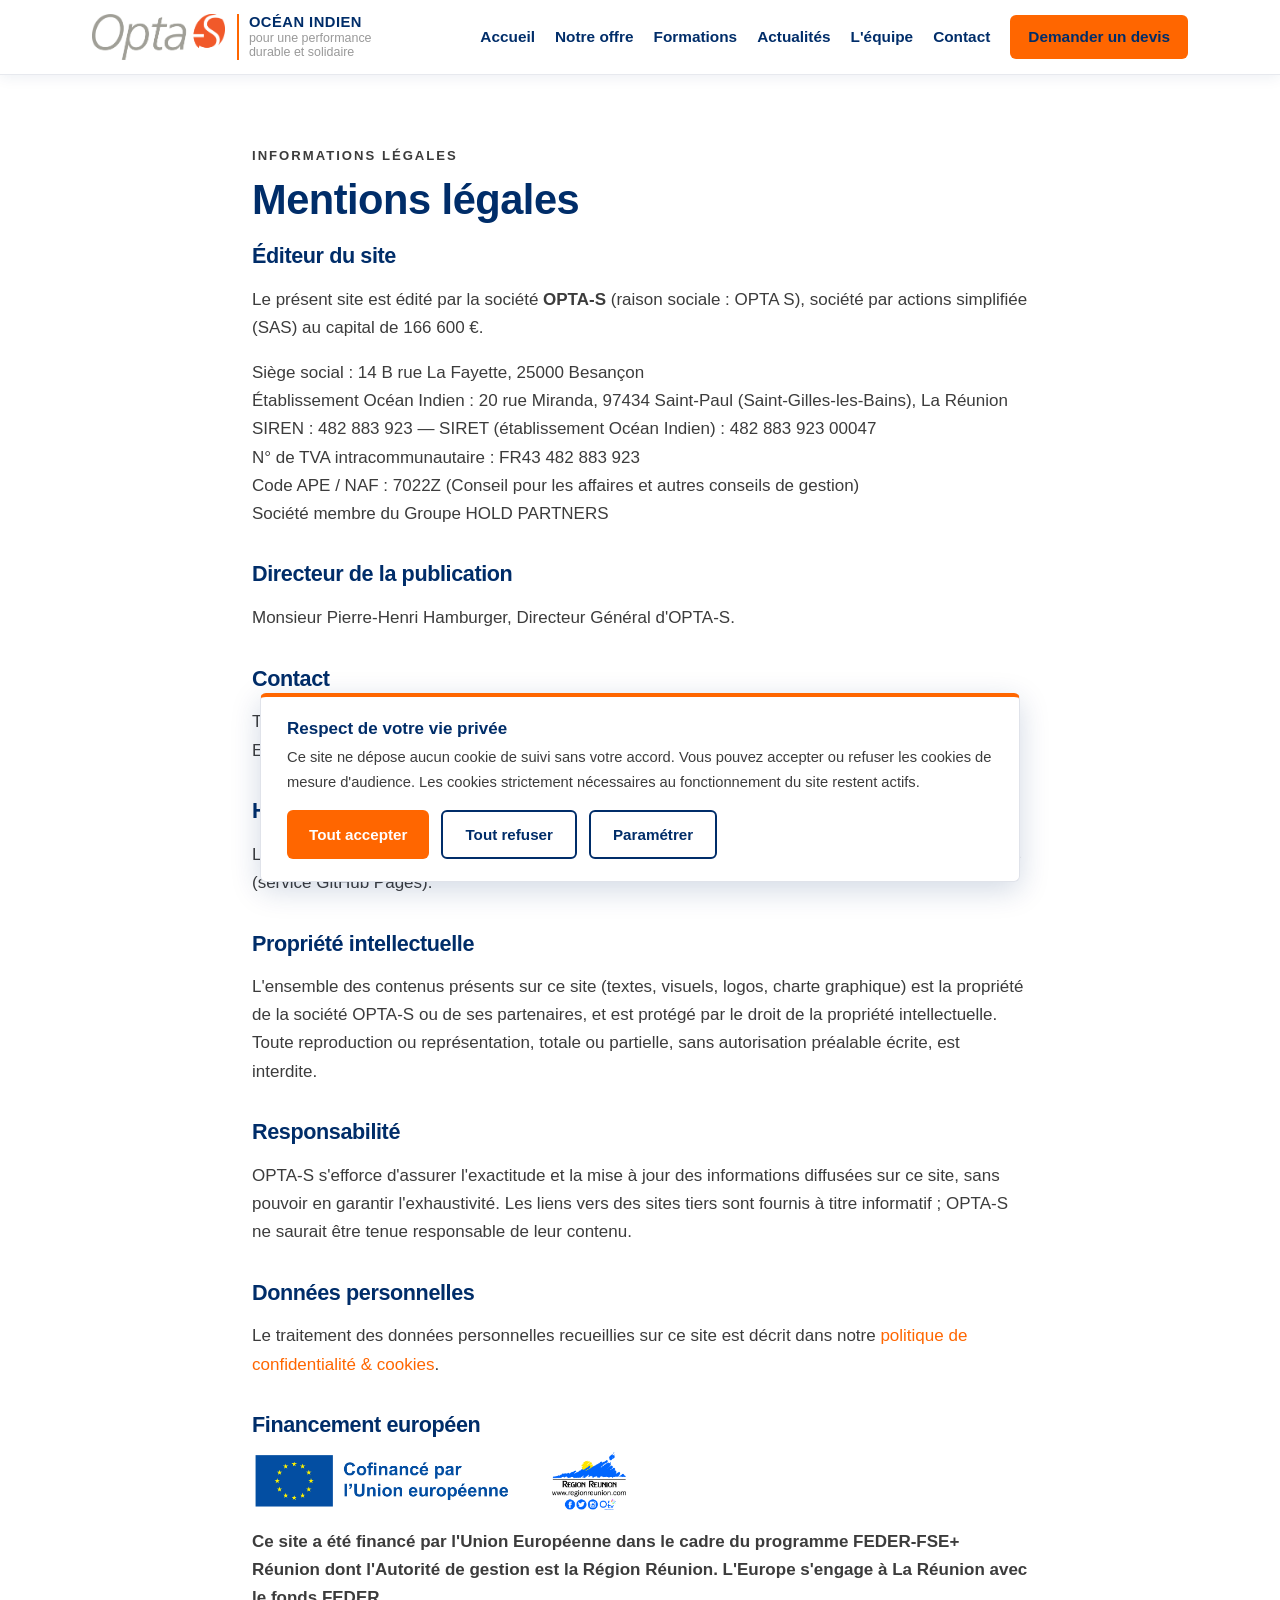
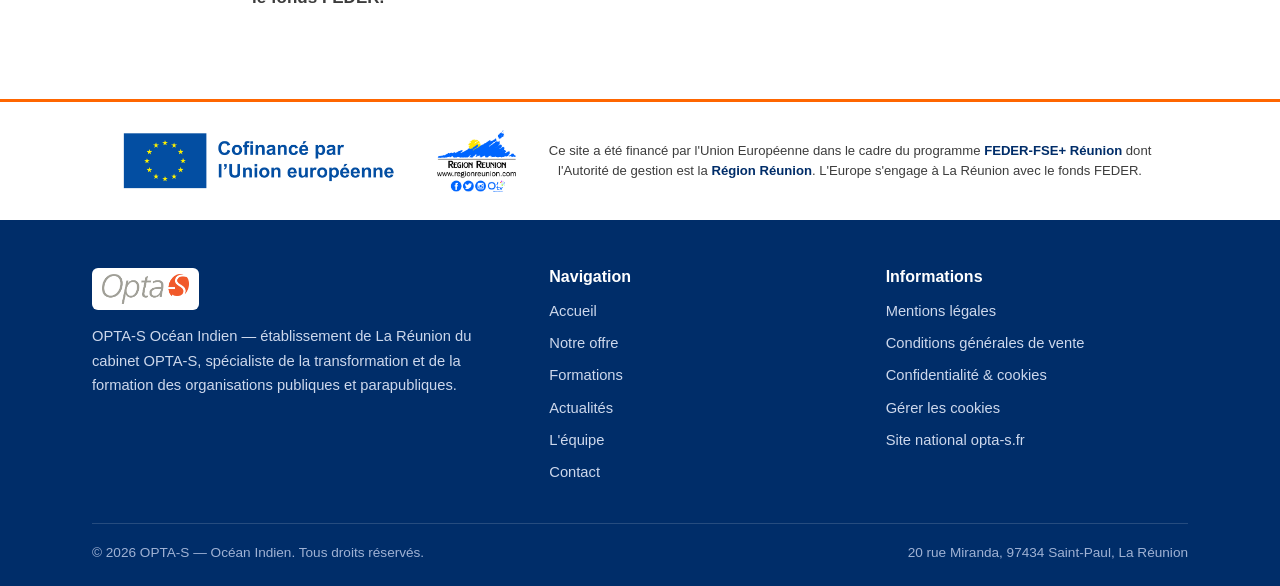
<file: mentions-legales.html>
<!DOCTYPE html>
<html lang="fr">
<head>
<meta charset="utf-8">
<meta name="viewport" content="width=device-width, initial-scale=1">
<meta name="referrer" content="strict-origin-when-cross-origin">
<meta http-equiv="Content-Security-Policy" content="default-src 'self'; base-uri 'self'; img-src 'self' data:; style-src 'self' 'unsafe-inline' https://fonts.googleapis.com; font-src 'self' https://fonts.gstatic.com; script-src 'self' 'unsafe-inline'; connect-src 'self' https://api.web3forms.com; form-action 'self' https://api.web3forms.com">
<title>Mentions légales — OPTA-S Océan Indien</title>
<meta name="description" content="Mentions légales du site OPTA-S Océan Indien.">
<link rel="stylesheet" href="assets/style.css">
</head>
<body>

<header class="site-header">
  <nav class="nav">
    <a class="brand" href="index.html"><img src="assets/logo-opta-s.png" alt="OPTA-S"><span class="etab"><strong>Océan Indien</strong>pour une performance<br>durable et solidaire</span></a>
    <button class="burger" aria-label="Ouvrir le menu" aria-expanded="false" aria-controls="menu"><span></span><span></span><span></span></button>
    <ul class="menu" id="menu">
      <li><a href="index.html">Accueil</a></li>
      <li><a href="offre.html">Notre offre</a></li>
      <li><a href="catalogue.html">Formations</a></li>
      <li><a href="actualites.html">Actualités</a></li>
      <li><a href="equipe.html">L'équipe</a></li>
      <li><a href="contact.html">Contact</a></li>
      <li><a class="btn" href="contact.html">Demander un devis</a></li>
    </ul>
  </nav>
</header>

<section>
  <div class="container contenu-legal">
    <p class="sous-titre">Informations légales</p>
    <h1>Mentions légales</h1>

    <h2>Éditeur du site</h2>
    <p>Le présent site est édité par la société <strong>OPTA-S</strong> (raison sociale : OPTA S), société par actions simplifiée (SAS) au capital de 166 600 €.</p>
    <p>
      Siège social : 14 B rue La Fayette, 25000 Besançon<br>
      Établissement Océan Indien : 20 rue Miranda, 97434 Saint-Paul (Saint-Gilles-les-Bains), La Réunion<br>
      SIREN : 482 883 923 — SIRET (établissement Océan Indien) : 482 883 923 00047<br>
      N° de TVA intracommunautaire : FR43 482 883 923<br>
      Code APE / NAF : 7022Z (Conseil pour les affaires et autres conseils de gestion)<br>
      Société membre du Groupe HOLD PARTNERS
    </p>

    <h2>Directeur de la publication</h2>
    <p>Monsieur Pierre-Henri Hamburger, Directeur Général d'OPTA-S.</p>

    <h2>Contact</h2>
    <p>
      Téléphone : 06 77 24 24 44<br>
      E-mail : phenri.hamburger@opta-s.fr
    </p>

    <h2>Hébergement</h2>
    <p>Le site est hébergé par <strong>GitHub, Inc.</strong>, 88 Colin P. Kelly Jr. Street, San Francisco, CA 94107, États-Unis (service GitHub Pages).</p>

    <h2>Propriété intellectuelle</h2>
    <p>L'ensemble des contenus présents sur ce site (textes, visuels, logos, charte graphique) est la propriété de la société OPTA-S ou de ses partenaires, et est protégé par le droit de la propriété intellectuelle. Toute reproduction ou représentation, totale ou partielle, sans autorisation préalable écrite, est interdite.</p>

    <h2>Responsabilité</h2>
    <p>OPTA-S s'efforce d'assurer l'exactitude et la mise à jour des informations diffusées sur ce site, sans pouvoir en garantir l'exhaustivité. Les liens vers des sites tiers sont fournis à titre informatif ; OPTA-S ne saurait être tenue responsable de leur contenu.</p>

    <h2>Données personnelles</h2>
    <p>Le traitement des données personnelles recueillies sur ce site est décrit dans notre <a href="confidentialite.html">politique de confidentialité &amp; cookies</a>.</p>

    <h2>Financement européen</h2>
    <div style="display:flex;align-items:center;gap:22px;flex-wrap:wrap;margin:14px 0 18px">
      <img src="assets/eu-cofinance-officiel.png" alt="Cofinancé par l'Union européenne" style="height:58px;width:auto">
      <img src="assets/region-reunion.png" alt="Région Réunion" style="height:58px;width:auto">
    </div>
    <p><strong>Ce site a été financé par l'Union Européenne dans le cadre du programme FEDER-FSE+ Réunion dont l'Autorité de gestion est la Région Réunion. L'Europe s'engage à La Réunion avec le fonds FEDER.</strong></p>
  </div>
</section>

<div class="financement">
  <div class="container wrap">
    <div class="logos"><img src="assets/eu-cofinance-officiel.png" alt="Cofinancé par l'Union européenne"><img src="assets/region-reunion.png" alt="Région Réunion"></div>
    <p class="mention">Ce site a été financé par l'Union Européenne dans le cadre du programme <strong>FEDER-FSE+ Réunion</strong> dont l'Autorité de gestion est la <strong>Région Réunion</strong>. L'Europe s'engage à La Réunion avec le fonds FEDER.</p>
  </div>
</div>

<footer class="site-footer">
  <div class="container">
    <div class="cols">
      <div class="brand-foot"><img src="assets/logo-opta-s.png" alt="OPTA-S"><p>OPTA-S Océan Indien — établissement de La Réunion du cabinet OPTA-S, spécialiste de la transformation et de la formation des organisations publiques et parapubliques.</p></div>
      <div><h4>Navigation</h4><ul><li><a href="index.html">Accueil</a></li><li><a href="offre.html">Notre offre</a></li><li><a href="catalogue.html">Formations</a></li><li><a href="actualites.html">Actualités</a></li><li><a href="equipe.html">L'équipe</a></li><li><a href="contact.html">Contact</a></li></ul></div>
      <div><h4>Informations</h4><ul><li><a href="mentions-legales.html">Mentions légales</a></li><li><a href="cgv.html">Conditions générales de vente</a></li><li><a href="confidentialite.html">Confidentialité &amp; cookies</a></li><li><a href="#" class="rouvrir-cookies">Gérer les cookies</a></li><li><a href="https://www.opta-s.fr" target="_blank" rel="noopener">Site national opta-s.fr</a></li></ul></div>
    </div>
    <div class="copyright"><span>© <span class="annee">2026</span> OPTA-S — Océan Indien. Tous droits réservés.</span><span>20 rue Miranda, 97434 Saint-Paul, La Réunion</span></div>
  </div>
</footer>

<div class="cookie-banner" id="cookie-banner" role="dialog" aria-live="polite" aria-label="Gestion des cookies">
  <h4>Respect de votre vie privée</h4>
  <p>Ce site ne dépose aucun cookie de suivi sans votre accord. Vous pouvez accepter ou refuser les cookies de mesure d'audience. Les cookies strictement nécessaires au fonctionnement du site restent actifs.</p>
  <div class="cookie-actions">
    <button class="btn" id="cookie-accept">Tout accepter</button>
    <button class="btn btn-ghost" id="cookie-refuse">Tout refuser</button>
    <a class="btn btn-ghost" href="confidentialite.html#cookies">Paramétrer</a>
  </div>
</div>

<script src="assets/main.js"></script>
</body>
</html>
</file>
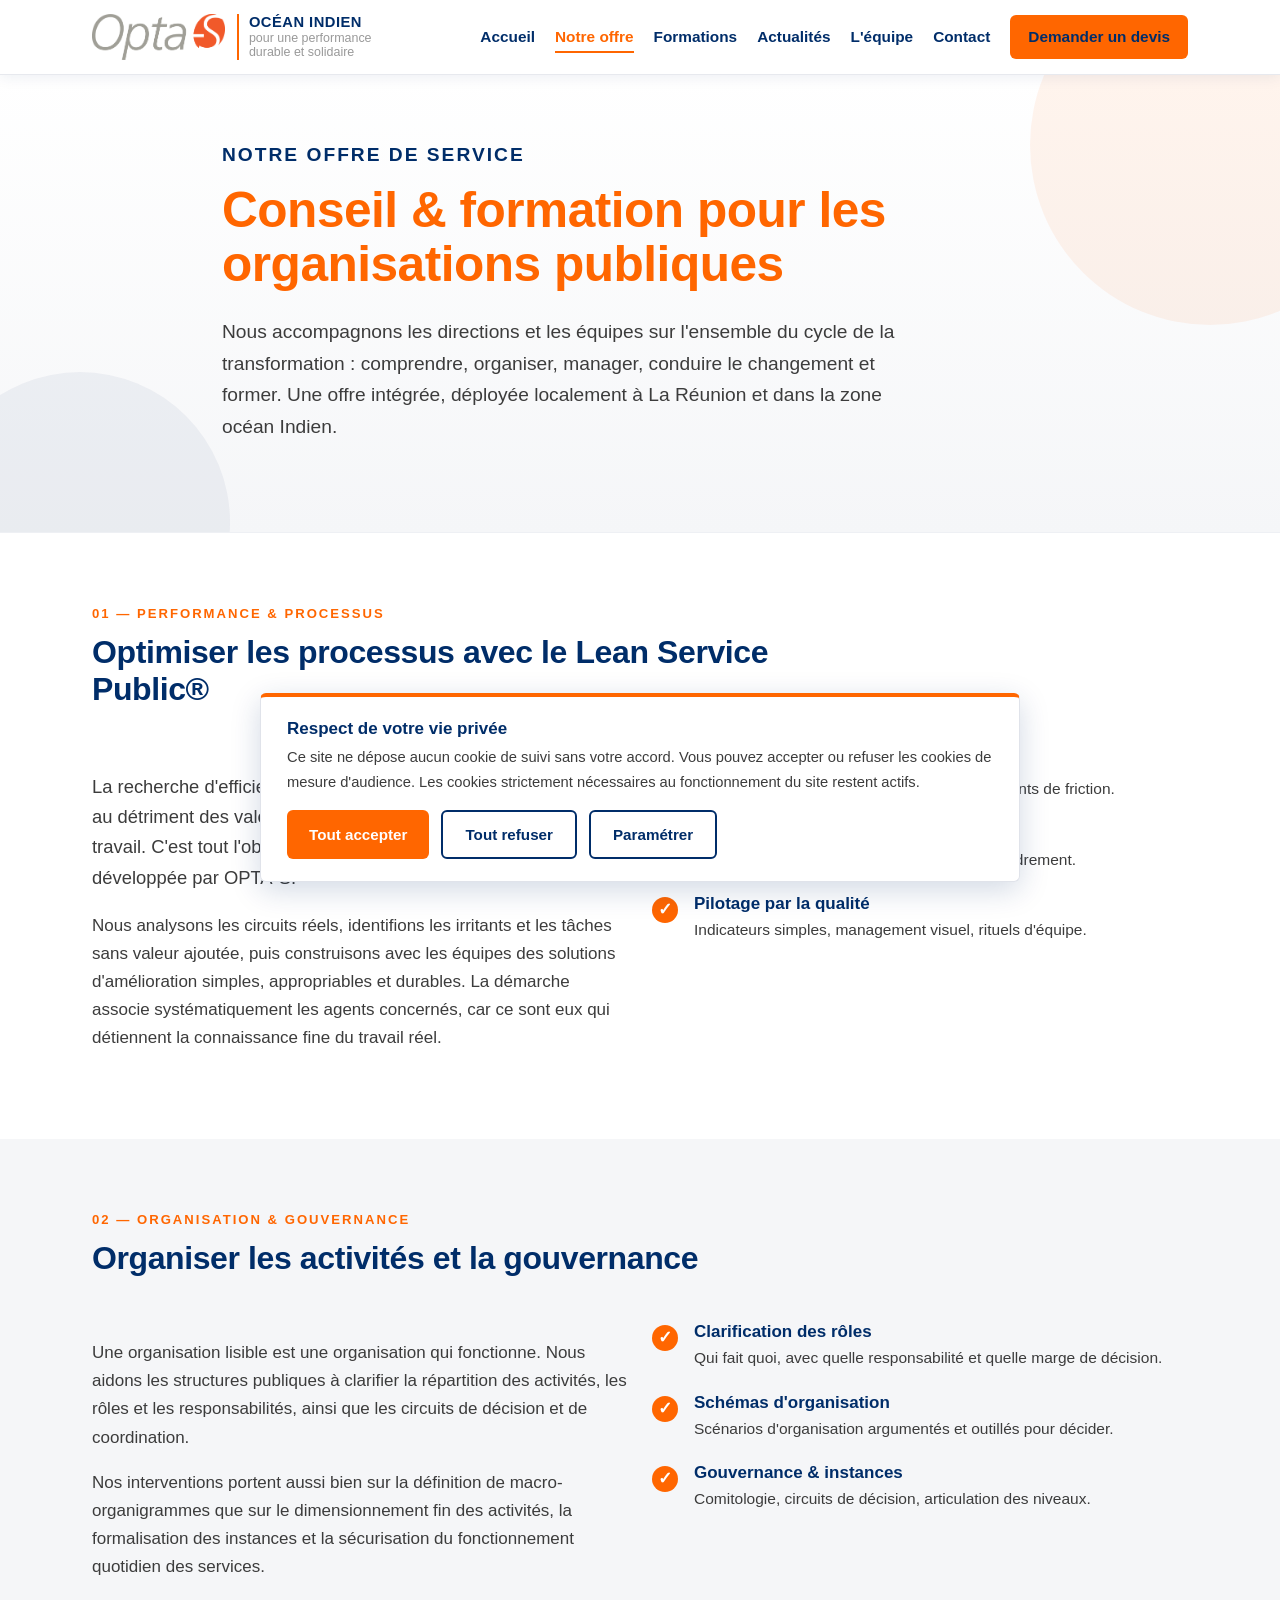
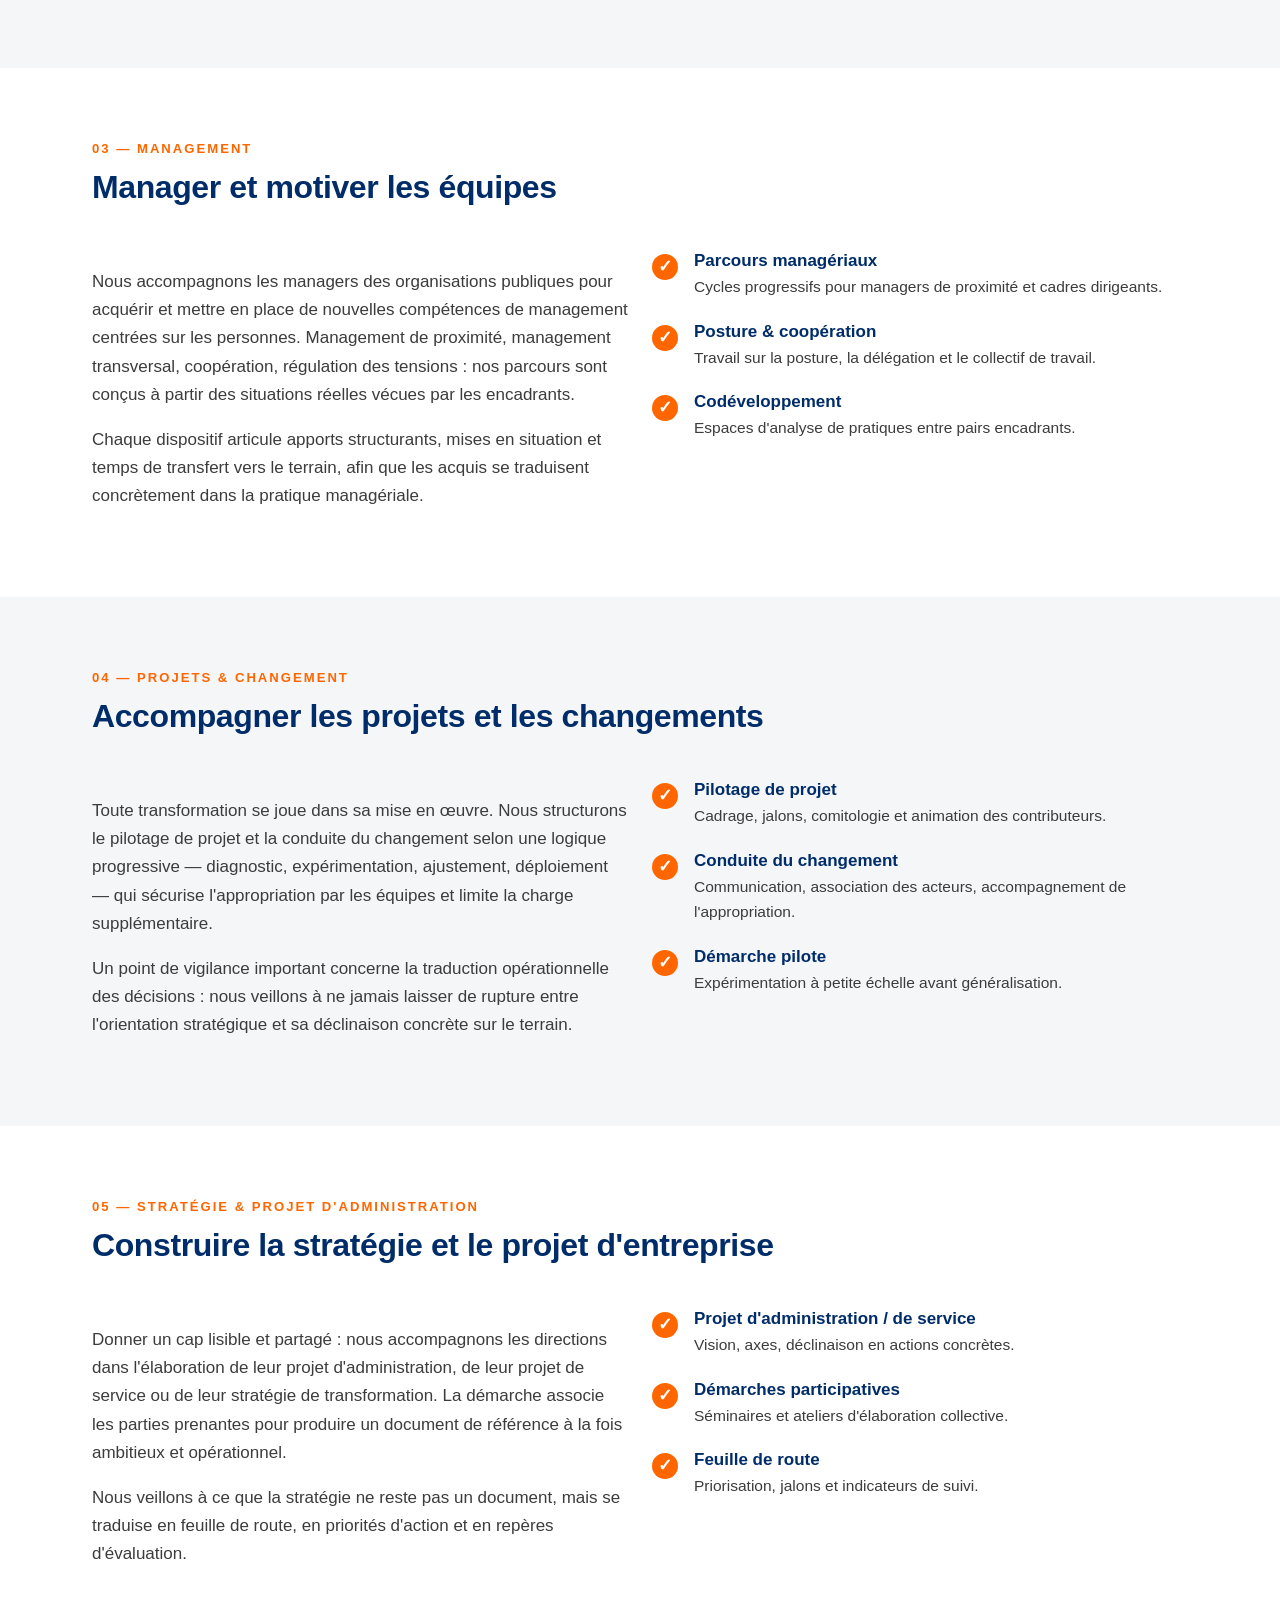
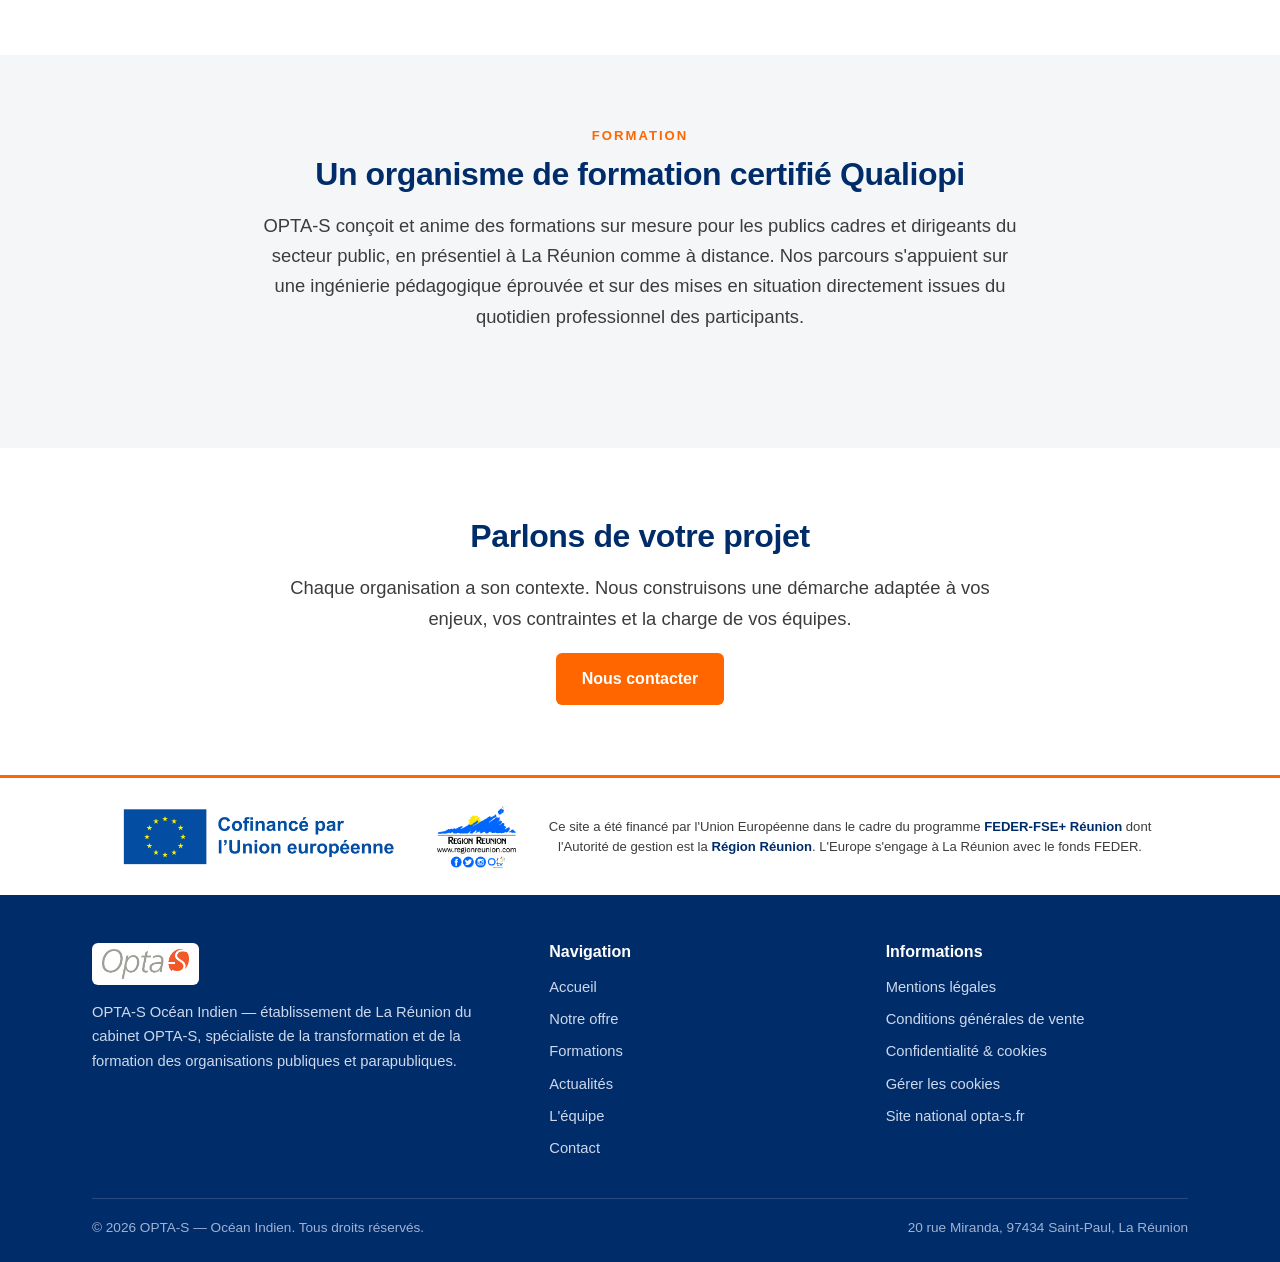
<file: offre.html>
<!DOCTYPE html>
<html lang="fr">
<head>
<meta charset="utf-8">
<meta name="viewport" content="width=device-width, initial-scale=1">
<meta name="referrer" content="strict-origin-when-cross-origin">
<meta http-equiv="Content-Security-Policy" content="default-src 'self'; base-uri 'self'; img-src 'self' data:; style-src 'self' 'unsafe-inline' https://fonts.googleapis.com; font-src 'self' https://fonts.gstatic.com; script-src 'self' 'unsafe-inline'; connect-src 'self' https://api.web3forms.com; form-action 'self' https://api.web3forms.com">
<title>Notre offre de service — OPTA-S Océan Indien</title>
<meta name="description" content="Optimisation des processus (Lean Service Public®), organisation et gouvernance, management des équipes, conduite du changement, stratégie et formation : l'offre OPTA-S au service des organisations publiques de La Réunion.">
<link rel="stylesheet" href="assets/style.css">
</head>
<body>

<header class="site-header">
  <nav class="nav">
    <a class="brand" href="index.html">
      <img src="assets/logo-opta-s.png" alt="OPTA-S">
      <span class="etab"><strong>Océan Indien</strong>pour une performance<br>durable et solidaire</span>
    </a>
    <button class="burger" aria-label="Ouvrir le menu" aria-expanded="false" aria-controls="menu"><span></span><span></span><span></span></button>
    <ul class="menu" id="menu">
      <li><a href="index.html">Accueil</a></li>
      <li><a href="offre.html" class="actif">Notre offre</a></li>
      <li><a href="catalogue.html">Formations</a></li>
      <li><a href="actualites.html">Actualités</a></li>
      <li><a href="equipe.html">L'équipe</a></li>
      <li><a href="contact.html">Contact</a></li>
      <li><a class="btn" href="contact.html">Demander un devis</a></li>
    </ul>
  </nav>
</header>

<section class="hero" style="padding:64px 0 70px">
  <div class="container">
    <p class="sous-titre">Notre offre de service</p>
    <h1>Conseil &amp; formation pour les organisations publiques</h1>
    <p>Nous accompagnons les directions et les équipes sur l'ensemble du cycle de la transformation : comprendre, organiser, manager, conduire le changement et former. Une offre intégrée, déployée localement à La Réunion et dans la zone océan Indien.</p>
  </div>
</section>

<!-- DOMAINE 1 -->
<section>
  <div class="container">
    <div class="section-head left"><p class="sous-titre">01 — Performance &amp; processus</p><h2>Optimiser les processus avec le Lean Service Public®</h2></div>
    <div class="grid grid-2">
      <div>
        <p class="lead">La recherche d'efficience dans le secteur public ne peut se faire au détriment des valeurs de l'institution ni de la qualité de vie au travail. C'est tout l'objet de la démarche <strong>Lean Service Public®</strong> développée par OPTA-S.</p>
        <p>Nous analysons les circuits réels, identifions les irritants et les tâches sans valeur ajoutée, puis construisons avec les équipes des solutions d'amélioration simples, appropriables et durables. La démarche associe systématiquement les agents concernés, car ce sont eux qui détiennent la connaissance fine du travail réel.</p>
      </div>
      <div>
        <div class="feature"><span class="check">✓</span><div><h4>Cartographie des processus</h4><p>Représentation partagée des circuits et des points de friction.</p></div></div>
        <div class="feature"><span class="check">✓</span><div><h4>Chantiers d'amélioration</h4><p>Ateliers de résolution associant agents et encadrement.</p></div></div>
        <div class="feature"><span class="check">✓</span><div><h4>Pilotage par la qualité</h4><p>Indicateurs simples, management visuel, rituels d'équipe.</p></div></div>
      </div>
    </div>
  </div>
</section>

<!-- DOMAINE 2 -->
<section class="section-gris">
  <div class="container">
    <div class="section-head left"><p class="sous-titre">02 — Organisation &amp; gouvernance</p><h2>Organiser les activités et la gouvernance</h2></div>
    <div class="grid grid-2">
      <div>
        <p>Une organisation lisible est une organisation qui fonctionne. Nous aidons les structures publiques à clarifier la répartition des activités, les rôles et les responsabilités, ainsi que les circuits de décision et de coordination.</p>
        <p>Nos interventions portent aussi bien sur la définition de macro-organigrammes que sur le dimensionnement fin des activités, la formalisation des instances et la sécurisation du fonctionnement quotidien des services.</p>
      </div>
      <div>
        <div class="feature"><span class="check">✓</span><div><h4>Clarification des rôles</h4><p>Qui fait quoi, avec quelle responsabilité et quelle marge de décision.</p></div></div>
        <div class="feature"><span class="check">✓</span><div><h4>Schémas d'organisation</h4><p>Scénarios d'organisation argumentés et outillés pour décider.</p></div></div>
        <div class="feature"><span class="check">✓</span><div><h4>Gouvernance &amp; instances</h4><p>Comitologie, circuits de décision, articulation des niveaux.</p></div></div>
      </div>
    </div>
  </div>
</section>

<!-- DOMAINE 3 -->
<section>
  <div class="container">
    <div class="section-head left"><p class="sous-titre">03 — Management</p><h2>Manager et motiver les équipes</h2></div>
    <div class="grid grid-2">
      <div>
        <p>Nous accompagnons les managers des organisations publiques pour acquérir et mettre en place de nouvelles compétences de management centrées sur les personnes. Management de proximité, management transversal, coopération, régulation des tensions : nos parcours sont conçus à partir des situations réelles vécues par les encadrants.</p>
        <p>Chaque dispositif articule apports structurants, mises en situation et temps de transfert vers le terrain, afin que les acquis se traduisent concrètement dans la pratique managériale.</p>
      </div>
      <div>
        <div class="feature"><span class="check">✓</span><div><h4>Parcours managériaux</h4><p>Cycles progressifs pour managers de proximité et cadres dirigeants.</p></div></div>
        <div class="feature"><span class="check">✓</span><div><h4>Posture &amp; coopération</h4><p>Travail sur la posture, la délégation et le collectif de travail.</p></div></div>
        <div class="feature"><span class="check">✓</span><div><h4>Codéveloppement</h4><p>Espaces d'analyse de pratiques entre pairs encadrants.</p></div></div>
      </div>
    </div>
  </div>
</section>

<!-- DOMAINE 4 -->
<section class="section-gris">
  <div class="container">
    <div class="section-head left"><p class="sous-titre">04 — Projets &amp; changement</p><h2>Accompagner les projets et les changements</h2></div>
    <div class="grid grid-2">
      <div>
        <p>Toute transformation se joue dans sa mise en œuvre. Nous structurons le pilotage de projet et la conduite du changement selon une logique progressive — diagnostic, expérimentation, ajustement, déploiement — qui sécurise l'appropriation par les équipes et limite la charge supplémentaire.</p>
        <p>Un point de vigilance important concerne la traduction opérationnelle des décisions : nous veillons à ne jamais laisser de rupture entre l'orientation stratégique et sa déclinaison concrète sur le terrain.</p>
      </div>
      <div>
        <div class="feature"><span class="check">✓</span><div><h4>Pilotage de projet</h4><p>Cadrage, jalons, comitologie et animation des contributeurs.</p></div></div>
        <div class="feature"><span class="check">✓</span><div><h4>Conduite du changement</h4><p>Communication, association des acteurs, accompagnement de l'appropriation.</p></div></div>
        <div class="feature"><span class="check">✓</span><div><h4>Démarche pilote</h4><p>Expérimentation à petite échelle avant généralisation.</p></div></div>
      </div>
    </div>
  </div>
</section>

<!-- DOMAINE 5 -->
<section>
  <div class="container">
    <div class="section-head left"><p class="sous-titre">05 — Stratégie &amp; projet d'administration</p><h2>Construire la stratégie et le projet d'entreprise</h2></div>
    <div class="grid grid-2">
      <div>
        <p>Donner un cap lisible et partagé : nous accompagnons les directions dans l'élaboration de leur projet d'administration, de leur projet de service ou de leur stratégie de transformation. La démarche associe les parties prenantes pour produire un document de référence à la fois ambitieux et opérationnel.</p>
        <p>Nous veillons à ce que la stratégie ne reste pas un document, mais se traduise en feuille de route, en priorités d'action et en repères d'évaluation.</p>
      </div>
      <div>
        <div class="feature"><span class="check">✓</span><div><h4>Projet d'administration / de service</h4><p>Vision, axes, déclinaison en actions concrètes.</p></div></div>
        <div class="feature"><span class="check">✓</span><div><h4>Démarches participatives</h4><p>Séminaires et ateliers d'élaboration collective.</p></div></div>
        <div class="feature"><span class="check">✓</span><div><h4>Feuille de route</h4><p>Priorisation, jalons et indicateurs de suivi.</p></div></div>
      </div>
    </div>
  </div>
</section>

<!-- FORMATION -->
<section class="section-gris">
  <div class="container">
    <div class="section-head"><p class="sous-titre">Formation</p><h2>Un organisme de formation certifié Qualiopi</h2>
    <p class="lead">OPTA-S conçoit et anime des formations sur mesure pour les publics cadres et dirigeants du secteur public, en présentiel à La Réunion comme à distance. Nos parcours s'appuient sur une ingénierie pédagogique éprouvée et sur des mises en situation directement issues du quotidien professionnel des participants.</p></div>
  </div>
</section>

<section>
  <div class="container" style="text-align:center;max-width:760px">
    <h2>Parlons de votre projet</h2>
    <p class="lead">Chaque organisation a son contexte. Nous construisons une démarche adaptée à vos enjeux, vos contraintes et la charge de vos équipes.</p>
    <a class="btn" href="contact.html">Nous contacter</a>
  </div>
</section>

<!-- FINANCEMENT -->
<div class="financement">
  <div class="container wrap">
    <div class="logos">
      <img src="assets/eu-cofinance-officiel.png" alt="Cofinancé par l'Union européenne">
      <img src="assets/region-reunion.png" alt="Région Réunion">
    </div>
    <p class="mention">Ce site a été financé par l'Union Européenne dans le cadre du programme <strong>FEDER-FSE+ Réunion</strong> dont l'Autorité de gestion est la <strong>Région Réunion</strong>. L'Europe s'engage à La Réunion avec le fonds FEDER.</p>
  </div>
</div>

<footer class="site-footer">
  <div class="container">
    <div class="cols">
      <div class="brand-foot"><img src="assets/logo-opta-s.png" alt="OPTA-S"><p>OPTA-S Océan Indien — établissement de La Réunion du cabinet OPTA-S, spécialiste de la transformation et de la formation des organisations publiques et parapubliques.</p></div>
      <div><h4>Navigation</h4><ul><li><a href="index.html">Accueil</a></li><li><a href="offre.html">Notre offre</a></li><li><a href="catalogue.html">Formations</a></li><li><a href="actualites.html">Actualités</a></li><li><a href="equipe.html">L'équipe</a></li><li><a href="contact.html">Contact</a></li></ul></div>
      <div><h4>Informations</h4><ul><li><a href="mentions-legales.html">Mentions légales</a></li><li><a href="cgv.html">Conditions générales de vente</a></li><li><a href="confidentialite.html">Confidentialité &amp; cookies</a></li><li><a href="#" class="rouvrir-cookies">Gérer les cookies</a></li><li><a href="https://www.opta-s.fr" target="_blank" rel="noopener">Site national opta-s.fr</a></li></ul></div>
    </div>
    <div class="copyright"><span>© <span class="annee">2026</span> OPTA-S — Océan Indien. Tous droits réservés.</span><span>20 rue Miranda, 97434 Saint-Paul, La Réunion</span></div>
  </div>
</footer>

<div class="cookie-banner" id="cookie-banner" role="dialog" aria-live="polite" aria-label="Gestion des cookies">
  <h4>Respect de votre vie privée</h4>
  <p>Ce site ne dépose aucun cookie de suivi sans votre accord. Vous pouvez accepter ou refuser les cookies de mesure d'audience. Les cookies strictement nécessaires au fonctionnement du site restent actifs.</p>
  <div class="cookie-actions">
    <button class="btn" id="cookie-accept">Tout accepter</button>
    <button class="btn btn-ghost" id="cookie-refuse">Tout refuser</button>
    <a class="btn btn-ghost" href="confidentialite.html#cookies">Paramétrer</a>
  </div>
</div>

<script src="assets/main.js"></script>
</body>
</html>
</file>
<file: assets/style.css>
/* =========================================================
   OPTA-S Océan Indien — feuille de styles
   Alignée sur l'identité opta-s.fr : police Poppins,
   gros titres orange, fond blanc épuré, baseline
   « pour une performance durable et solidaire ».
   ========================================================= */

@import url('https://fonts.googleapis.com/css2?family=Poppins:ital,wght@0,300;0,400;0,500;0,600;0,700;0,800;1,400&display=swap');

:root{
  --orange:#FF6600;
  --orange-clair:#EFAB7D;
  --bleu:#002D69;
  --bleu-clair:#A4BBD8;
  --gris-fonce:#3C3C3C;
  --gris:#999999;
  --gris-bg:#f5f6f8;
  --blanc:#ffffff;
  --max:1140px;
  --radius:6px;
  --ombre:0 2px 14px rgba(0,45,105,.08);
}

*{box-sizing:border-box}
html{scroll-behavior:smooth}
body{
  margin:0;
  font-family:"Poppins","Helvetica Neue",Arial,sans-serif;
  color:var(--gris-fonce);
  line-height:1.65;
  font-size:17px;
  font-weight:400;
  background:var(--blanc);
}
img{max-width:100%;height:auto;display:block}
a{color:var(--bleu);text-decoration:none}
a:hover{text-decoration:underline}
.container{max-width:var(--max);margin:0 auto;padding:0 22px}

h1,h2,h3,h4{font-family:"Poppins",sans-serif;color:var(--bleu);font-weight:700;line-height:1.15;margin:0 0 .5em}
h1{font-size:2.6rem;font-weight:800;letter-spacing:-.5px}
h2{font-size:2rem;font-weight:800;margin-top:0;letter-spacing:-.4px}
h3{font-size:1.25rem;font-weight:600}
.sous-titre{color:var(--orange);text-transform:uppercase;letter-spacing:2px;font-size:.82rem;font-weight:700;margin:0 0 .7em}
.lead{font-size:1.15rem;color:var(--gris-fonce)}
.muted{color:var(--gris)}

/* ---------- En-tête ---------- */
.site-header{position:sticky;top:0;z-index:50;background:var(--blanc);border-bottom:1px solid #e7e9ee;box-shadow:var(--ombre)}
.nav{display:flex;align-items:center;justify-content:space-between;padding:14px 22px;max-width:var(--max);margin:0 auto}
.brand{display:flex;align-items:center;gap:12px}
.brand img{height:46px;width:auto}
.brand .etab{font-size:.78rem;color:var(--gris);line-height:1.15;border-left:2px solid var(--orange);padding-left:10px}
.brand .etab strong{display:block;color:var(--bleu);font-size:.92rem;text-transform:uppercase;letter-spacing:.5px}
.menu{display:flex;gap:20px;list-style:none;margin:0;padding:0;align-items:center}
.menu a{color:var(--bleu);font-weight:600;font-size:.96rem;padding:6px 0;position:relative}
.menu a:hover{text-decoration:none;color:var(--orange)}
.menu a.actif{color:var(--orange)}
.menu a.actif::after,.menu a:hover::after{content:"";position:absolute;left:0;right:0;bottom:-2px;height:2px;background:var(--orange)}
.menu .btn{padding:9px 18px}
.burger{display:none;background:none;border:0;cursor:pointer;padding:8px}
.burger span{display:block;width:26px;height:3px;background:var(--bleu);margin:5px 0;border-radius:2px;transition:.2s}

.btn{display:inline-block;background:var(--orange);color:#fff;padding:13px 26px;border-radius:var(--radius);font-weight:700;border:0;cursor:pointer;transition:.18s;font-size:1rem}
.btn:hover{background:#e65c00;text-decoration:none;color:#fff}
.btn-ghost{background:transparent;color:var(--bleu);border:2px solid var(--bleu)}
.btn-ghost:hover{background:var(--bleu);color:#fff}

/* ---------- Hero (fond clair, gros titre orange — style opta-s.fr) ---------- */
.hero{position:relative;background:linear-gradient(180deg,#ffffff 0%,#f5f6f8 100%);color:var(--gris-fonce);padding:78px 0 84px;overflow:hidden;border-bottom:1px solid #eef0f4}
.hero::after{content:"";position:absolute;right:-110px;top:-110px;width:360px;height:360px;background:var(--orange);opacity:.07;border-radius:50%}
.hero::before{content:"";position:absolute;left:-70px;bottom:-140px;width:300px;height:300px;background:var(--bleu);opacity:.05;border-radius:50%}
.hero .container{position:relative;z-index:2;max-width:880px}
.hero h1{color:var(--orange);font-size:3.1rem;line-height:1.08}
.hero .sous-titre{color:var(--bleu)}
.hero p{font-size:1.2rem;color:var(--gris-fonce);max-width:700px}
.hero .actions{margin-top:28px;display:flex;gap:14px;flex-wrap:wrap}

/* ---------- Sections ---------- */
section{padding:70px 0}
.section-gris{background:var(--gris-bg)}
.section-head{max-width:760px;margin:0 auto 46px;text-align:center}
.section-head.left{margin-left:0;text-align:left}

/* ---------- Grilles cartes ---------- */
.grid{display:grid;gap:24px}
.grid-3{grid-template-columns:repeat(3,1fr)}
.grid-2{grid-template-columns:repeat(2,1fr)}
.card{background:#fff;border:1px solid #e7e9ee;border-radius:var(--radius);padding:30px 26px;box-shadow:var(--ombre);transition:.18s}
.card:hover{transform:translateY(-4px);border-color:var(--bleu-clair)}
.card .ico{width:52px;height:52px;border-radius:12px;background:rgba(255,102,0,.1);display:flex;align-items:center;justify-content:center;margin-bottom:16px}
.card .ico svg{width:28px;height:28px;stroke:var(--orange)}
.card h3{margin-bottom:.4em}
.card p{margin:0;color:var(--gris-fonce);font-size:.98rem}

/* ---------- Bandeau chiffres ---------- */
.stats{display:grid;grid-template-columns:repeat(4,1fr);gap:20px;text-align:center}
.stats .num{font-size:2.4rem;font-weight:700;color:var(--orange);line-height:1}
.stats .lbl{color:var(--gris);font-size:.92rem;margin-top:6px}

/* ---------- Équipe ---------- */
.profil{display:grid;grid-template-columns:200px 1fr;gap:28px;background:#fff;border:1px solid #e7e9ee;border-radius:var(--radius);padding:28px;box-shadow:var(--ombre);margin-bottom:26px}
.profil .photo{width:200px;height:240px;border-radius:var(--radius);background:linear-gradient(160deg,#A4BBD8,#002D69);display:flex;align-items:center;justify-content:center;color:#fff;font-size:3.4rem;font-weight:700;overflow:hidden}
.profil .photo img{width:100%;height:100%;object-fit:cover}
.profil h3{margin-bottom:.1em}
.profil .role{color:var(--orange);font-weight:700;margin-bottom:.7em;font-size:.95rem}
.tags{display:flex;flex-wrap:wrap;gap:8px;margin-top:12px}
.tag{background:rgba(0,45,105,.07);color:var(--bleu);font-size:.8rem;padding:4px 12px;border-radius:20px;font-weight:600}

/* ---------- Liste enrichie ---------- */
.feature{display:flex;gap:16px;margin-bottom:22px}
.feature .check{flex:0 0 26px;width:26px;height:26px;border-radius:50%;background:var(--orange);color:#fff;display:flex;align-items:center;justify-content:center;font-weight:700;margin-top:3px}
.feature h4{margin:0 0 .2em}
.feature p{margin:0;color:var(--gris-fonce);font-size:.97rem}

/* ---------- Bloc contact ---------- */
.contact-grid{display:grid;grid-template-columns:1fr 1fr;gap:40px;align-items:start}
.info-row{display:flex;gap:14px;margin-bottom:20px;align-items:flex-start}
.info-row .ic{flex:0 0 42px;width:42px;height:42px;border-radius:10px;background:rgba(0,45,105,.07);display:flex;align-items:center;justify-content:center}
.info-row .ic svg{width:22px;height:22px;stroke:var(--bleu)}
.info-row strong{display:block;color:var(--bleu)}
form .champ{margin-bottom:18px}
form label{display:block;font-weight:600;color:var(--bleu);margin-bottom:6px;font-size:.95rem}
form input,form textarea{width:100%;padding:12px 14px;border:1px solid #cfd5e0;border-radius:var(--radius);font-family:inherit;font-size:1rem}
form input:focus,form textarea:focus{outline:2px solid var(--bleu-clair);border-color:var(--bleu)}
.form-note{font-size:.82rem;color:var(--gris);margin-top:8px}

/* ---------- Contenu légal ---------- */
.contenu-legal{max-width:820px}
.contenu-legal h2{margin-top:1.6em;font-size:1.35rem}
.contenu-legal h2:first-of-type{margin-top:0}
.contenu-legal p,.contenu-legal li{color:var(--gris-fonce)}
.contenu-legal a{color:var(--orange)}

/* ---------- Pied de page + bandeau FEDER ---------- */
.financement{background:#fff;border-top:3px solid var(--orange);padding:26px 0}
.financement .wrap{display:flex;align-items:center;gap:24px;flex-wrap:wrap;justify-content:center;text-align:center}
.financement .logos{display:flex;align-items:center;gap:20px;flex-wrap:wrap;justify-content:center}
.financement .logos img,.financement .logos .logo-ph{height:62px;width:auto}
.financement .logo-ph{height:62px;min-width:150px;border:1.5px dashed var(--gris);border-radius:6px;display:flex;align-items:center;justify-content:center;color:var(--gris);font-size:.72rem;text-align:center;padding:6px 10px;line-height:1.2}
.financement .mention{max-width:620px;font-size:.82rem;color:var(--gris-fonce);line-height:1.5}
.financement .mention strong{color:var(--bleu)}

.site-footer{background:var(--bleu);color:#cdd8ec;padding:48px 0 22px;font-size:.92rem}
.site-footer .cols{display:grid;grid-template-columns:1.4fr 1fr 1fr;gap:34px;margin-bottom:30px}
.site-footer h4{color:#fff;font-size:1rem;margin-bottom:.8em}
.site-footer a{color:#cdd8ec}
.site-footer a:hover{color:#fff}
.site-footer ul{list-style:none;padding:0;margin:0}
.site-footer li{margin-bottom:8px}
.site-footer .brand-foot img{height:42px;background:#fff;padding:6px 10px;border-radius:6px;margin-bottom:14px}
.copyright{border-top:1px solid rgba(255,255,255,.15);padding-top:18px;display:flex;justify-content:space-between;flex-wrap:wrap;gap:10px;font-size:.85rem;color:#9fb2d4}

/* ---------- Bandeau cookies ---------- */
.cookie-banner{position:fixed;left:18px;right:18px;bottom:18px;z-index:100;background:#fff;border:1px solid #e0e3ea;border-top:4px solid var(--orange);border-radius:var(--radius);box-shadow:0 8px 30px rgba(0,45,105,.18);padding:22px 26px;max-width:760px;margin:0 auto;display:none}
.cookie-banner.show{display:block}
.cookie-banner h4{margin:0 0 .4em}
.cookie-banner p{margin:0 0 16px;font-size:.92rem;color:var(--gris-fonce)}
.cookie-banner .cookie-actions{display:flex;gap:12px;flex-wrap:wrap}
.cookie-banner .btn{padding:10px 22px;font-size:.95rem}

/* ---------- Catalogue / formations (dimension marchande) ---------- */
.prod{display:flex;flex-direction:column;background:#fff;border:1px solid #e7e9ee;border-radius:var(--radius);box-shadow:var(--ombre);overflow:hidden;transition:.18s}
.prod:hover{transform:translateY(-4px);border-color:var(--bleu-clair)}
.prod .prod-top{padding:24px 24px 0}
.prod .cat{display:inline-block;background:rgba(255,102,0,.1);color:var(--orange);font-size:.72rem;font-weight:700;text-transform:uppercase;letter-spacing:1px;padding:4px 10px;border-radius:20px;margin-bottom:12px}
.prod h3{font-size:1.12rem;margin-bottom:.4em}
.prod p{font-size:.95rem;margin:0 0 16px;color:var(--gris-fonce)}
.prod .prod-foot{margin-top:auto;padding:0 24px 24px;display:flex;align-items:center;justify-content:space-between;gap:12px}
.prod .prix{font-weight:700;color:var(--bleu);font-size:.95rem}
.prod .prix small{display:block;color:var(--gris);font-weight:400;font-size:.78rem}
.prod .btn{padding:9px 16px;font-size:.9rem;white-space:nowrap}
.duree{font-size:.8rem;color:var(--gris);margin-bottom:14px}

/* ---------- Blog / actualités ---------- */
.blog-card{display:flex;flex-direction:column;background:#fff;border:1px solid #e7e9ee;border-radius:var(--radius);box-shadow:var(--ombre);overflow:hidden;transition:.18s}
.blog-card:hover{transform:translateY(-4px);border-color:var(--bleu-clair)}
.blog-card .vignette{height:150px;background:linear-gradient(135deg,#A4BBD8,#002D69);display:flex;align-items:center;justify-content:center;color:#fff;font-weight:700;font-size:1.1rem;text-align:center;padding:0 18px}
.blog-card .vignette.o{background:linear-gradient(135deg,#EFAB7D,#FF6600)}
.blog-card .corps{padding:22px 24px;display:flex;flex-direction:column;flex:1}
.blog-card .date{color:var(--orange);font-size:.78rem;font-weight:700;text-transform:uppercase;letter-spacing:1px;margin-bottom:8px}
.blog-card h3{font-size:1.1rem;margin-bottom:.4em}
.blog-card p{font-size:.94rem;margin:0 0 16px;color:var(--gris-fonce)}
.blog-card a.lire{margin-top:auto;color:var(--orange);font-weight:700;font-size:.9rem}

/* ---------- Bandeau newsletter ---------- */
.newsletter{background:linear-gradient(120deg,#002D69,#0a4aa0);color:#fff;border-radius:10px;padding:38px 34px;display:grid;grid-template-columns:1.2fr 1fr;gap:28px;align-items:center}
.newsletter h2{color:#fff;margin:0 0 .3em}
.newsletter p{color:#dce6f7;margin:0}
.newsletter form{display:flex;gap:10px;flex-wrap:wrap}
.newsletter input{flex:1;min-width:200px;padding:13px 15px;border:0;border-radius:var(--radius);font-family:inherit;font-size:1rem}
.newsletter .btn{background:var(--orange)}
.newsletter .rgpd{font-size:.76rem;color:#b9c8e4;margin-top:10px;flex-basis:100%}

/* ---------- Responsive ---------- */
@media(max-width:880px){
  .grid-3,.grid-2,.contact-grid,.newsletter{grid-template-columns:1fr}
  .stats{grid-template-columns:repeat(2,1fr);gap:30px}
  .site-footer .cols{grid-template-columns:1fr}
  .menu{position:fixed;inset:64px 0 auto 0;background:#fff;flex-direction:column;gap:0;padding:8px 0;border-bottom:1px solid #e7e9ee;box-shadow:var(--ombre);display:none}
  .menu.open{display:flex}
  .menu li{width:100%}
  .menu a{display:block;padding:14px 22px}
  .menu .btn{margin:10px 22px;text-align:center}
  .burger{display:block}
  .hero h1{font-size:2.05rem}
  .profil{grid-template-columns:1fr}
  .profil .photo{width:140px;height:160px;font-size:2.6rem}
}
</file>
